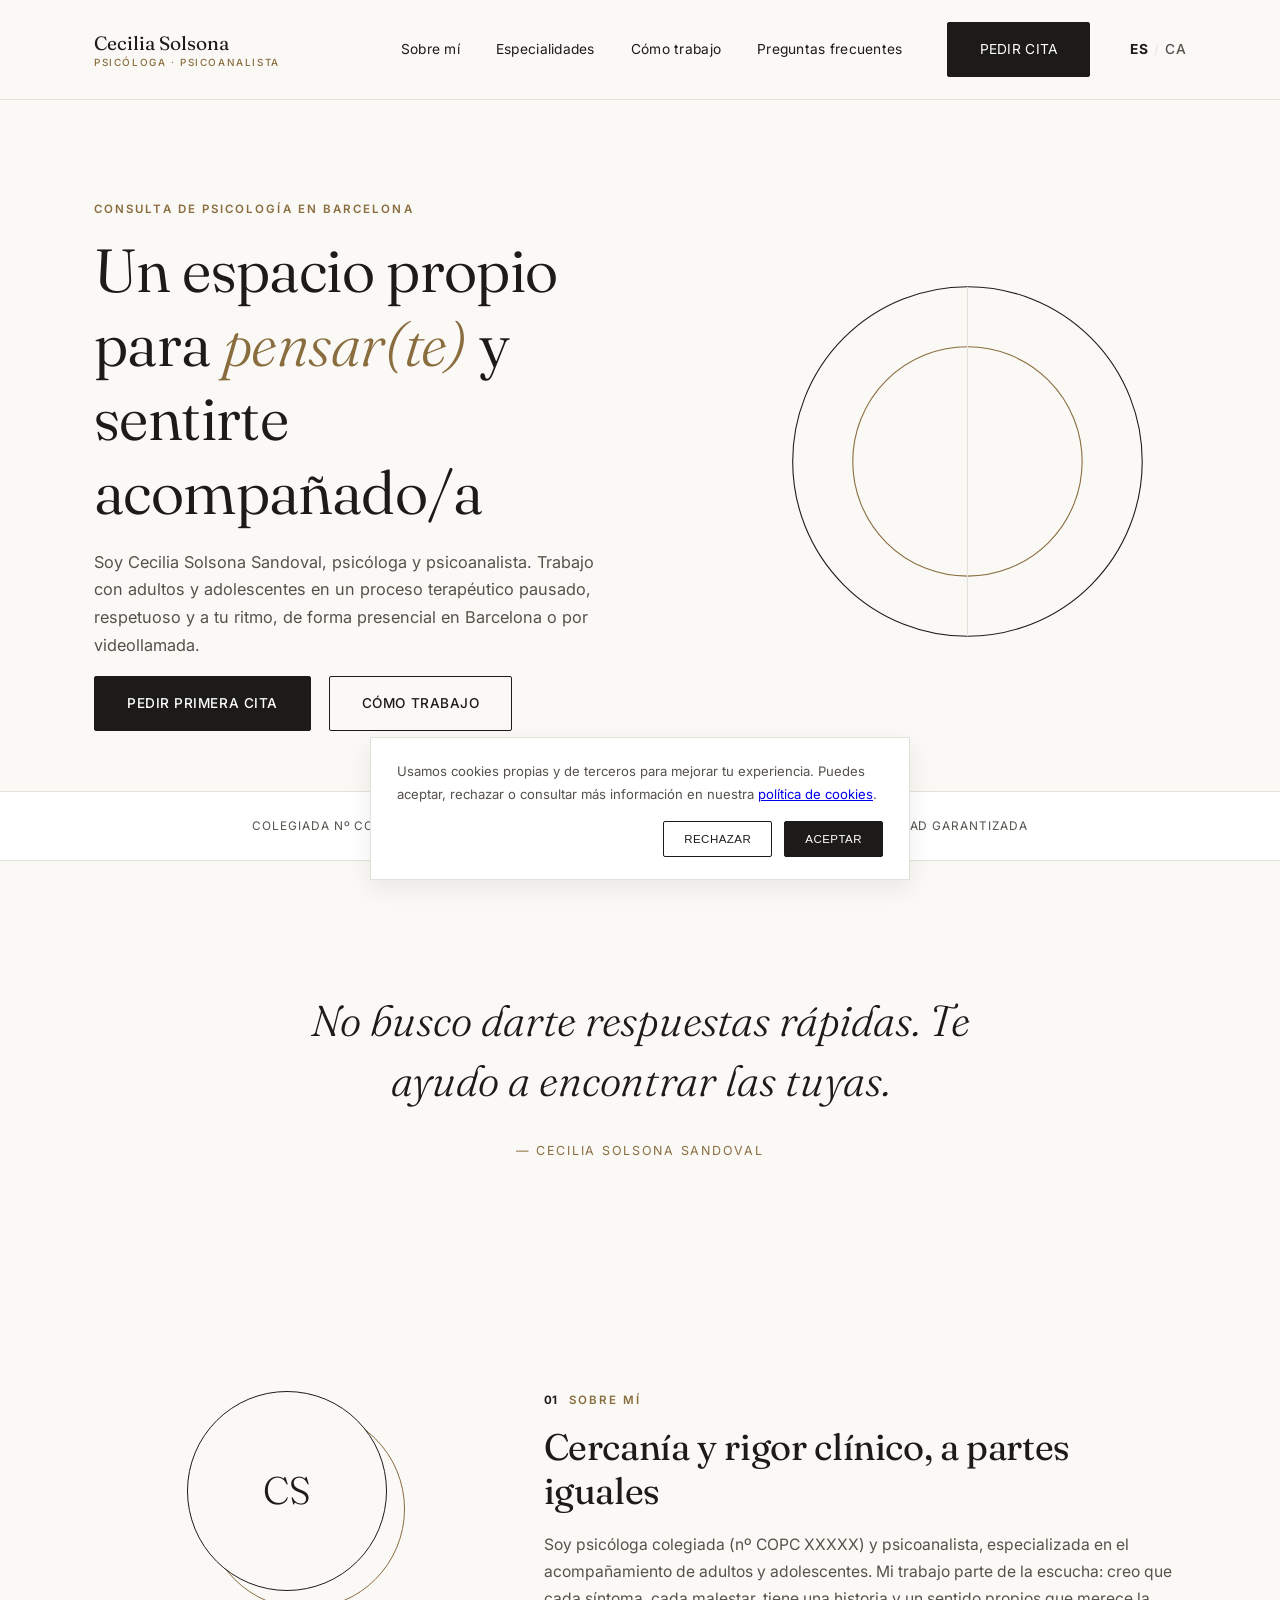
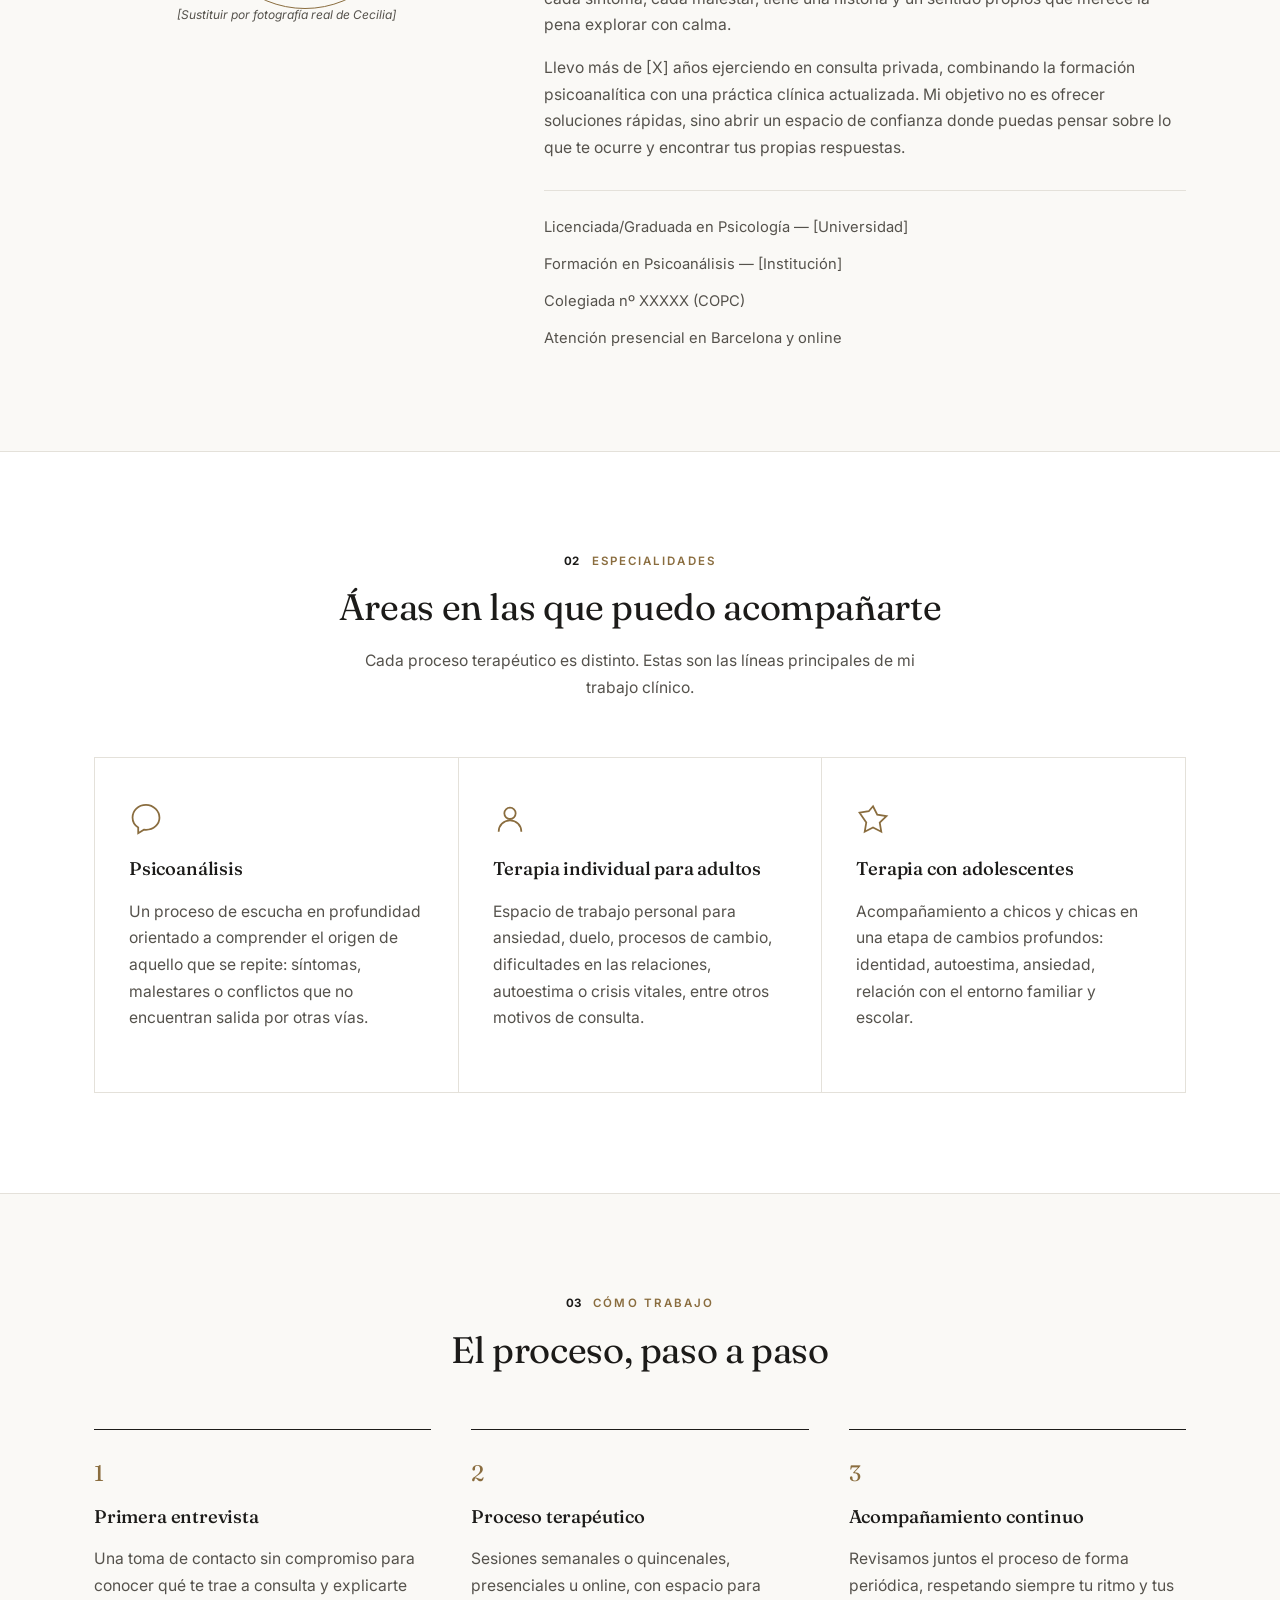
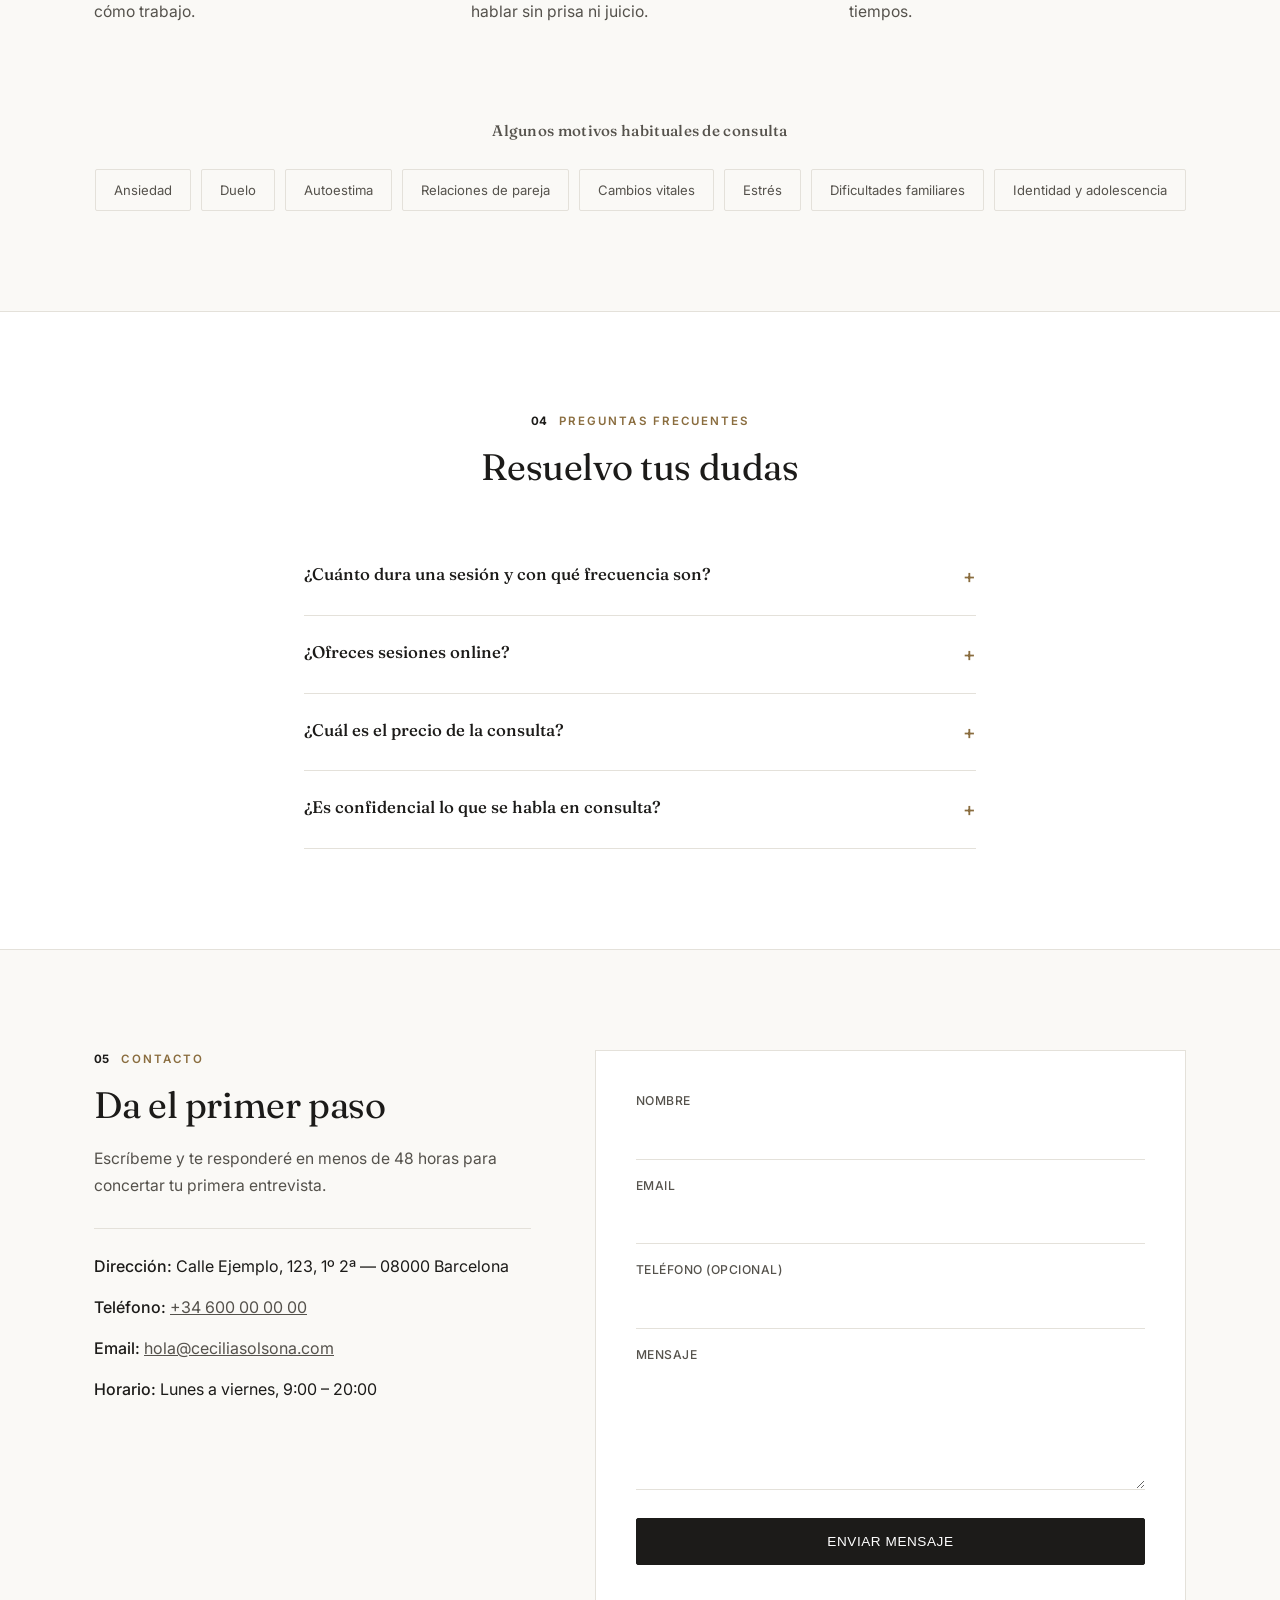
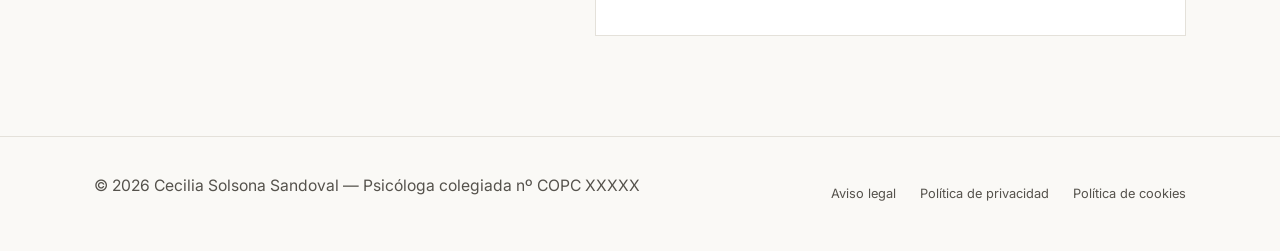
<file: index.html>
<!DOCTYPE html>
<html lang="es">
<head>
<meta charset="UTF-8">
<meta name="viewport" content="width=device-width, initial-scale=1.0">
<title>Cecilia Solsona Sandoval | Psicóloga y Psicoanalista en Barcelona</title>
<meta name="description" content="Consulta de psicología en Barcelona. Cecilia Solsona Sandoval, psicóloga y psicoanalista, ofrece terapia individual para adultos y adolescentes, presencial y online. Pide tu primera cita.">
<meta name="keywords" content="psicóloga Barcelona, psicoanalista Barcelona, terapia individual adultos, terapia adolescentes, psicólogo online, terapia psicoanalítica">
<meta name="author" content="Cecilia Solsona Sandoval">
<link rel="canonical" href="https://www.ceciliasolsona.com/">
<link rel="alternate" hreflang="es" href="https://www.ceciliasolsona.com/">
<link rel="alternate" hreflang="ca" href="https://www.ceciliasolsona.com/ca/">
<link rel="alternate" hreflang="x-default" href="https://www.ceciliasolsona.com/">

<!-- Open Graph / redes sociales -->
<meta property="og:type" content="website">
<meta property="og:title" content="Cecilia Solsona Sandoval | Psicóloga y Psicoanalista en Barcelona">
<meta property="og:description" content="Terapia individual para adultos y adolescentes desde un enfoque psicoanalítico. Consulta presencial en Barcelona y sesiones online.">
<meta property="og:url" content="https://www.ceciliasolsona.com/">
<meta property="og:locale" content="es_ES">
<meta property="og:image" content="https://www.ceciliasolsona.com/img/og-cover.jpg">
<meta name="twitter:card" content="summary_large_image">

<!-- Favicon -->
<link rel="icon" type="image/svg+xml" href="data:image/svg+xml,%3Csvg xmlns='http://www.w3.org/2000/svg' viewBox='0 0 100 100'%3E%3Ccircle cx='50' cy='50' r='48' fill='%231C1B19'/%3E%3Ctext x='50' y='66' font-size='48' text-anchor='middle' fill='%23FAF9F6' font-family='Georgia,serif'%3ECS%3C/text%3E%3C/svg%3E">

<link rel="preconnect" href="https://fonts.googleapis.com">
<link rel="preconnect" href="https://fonts.gstatic.com" crossorigin>
<link href="https://fonts.googleapis.com/css2?family=Fraunces:opsz,wght@9..144,300;9..144,400;9..144,500&family=Inter:wght@400;500;600&display=swap" rel="stylesheet">

<link rel="stylesheet" href="css/style.css">

<!-- Datos estructurados SEO local -->
<script type="application/ld+json">
{
  "@context": "https://schema.org",
  "@type": "Psychologist",
  "name": "Cecilia Solsona Sandoval",
  "image": "https://www.ceciliasolsona.com/img/cecilia-solsona.jpg",
  "url": "https://www.ceciliasolsona.com/",
  "telephone": "+34-600-000-000",
  "priceRange": "€€",
  "address": {
    "@type": "PostalAddress",
    "streetAddress": "Calle Ejemplo, 123, 1º 2ª",
    "addressLocality": "Barcelona",
    "addressRegion": "Barcelona",
    "postalCode": "08000",
    "addressCountry": "ES"
  },
  "areaServed": "Barcelona",
  "medicalSpecialty": "Psychiatric",
  "openingHours": "Mo-Fr 09:00-20:00"
}
</script>
</head>
<body>

<!-- ===== HEADER ===== -->
<header class="site-header" id="header">
  <div class="container header-inner">
    <a href="#inicio" class="logo">Cecilia Solsona <span>Psicóloga · Psicoanalista</span></a>

    <button class="nav-toggle" id="navToggle" aria-label="Abrir menú" aria-expanded="false">
      <span></span><span></span><span></span>
    </button>

    <nav class="main-nav" id="mainNav">
      <a href="#sobre-mi">Sobre mí</a>
      <a href="#especialidades">Especialidades</a>
      <a href="#como-trabajo">Cómo trabajo</a>
      <a href="#faq">Preguntas frecuentes</a>
      <a href="#contacto" class="btn btn-primary btn-nav">Pedir cita</a>
      <div class="lang-switch">
        <a href="index.html" class="lang-current">ES</a><span>/</span><a href="ca/index.html">CA</a>
      </div>
    </nav>
  </div>
</header>

<main>

  <!-- ===== HERO ===== -->
  <section class="hero" id="inicio">
    <div class="container hero-inner">
      <div class="hero-text">
        <p class="eyebrow reveal">Consulta de psicología en Barcelona</p>
        <h1 class="reveal reveal-d1">Un espacio propio para <em>pensar(te)</em> y sentirte acompañado/a</h1>
        <p class="hero-lead reveal reveal-d2">Soy Cecilia Solsona Sandoval, psicóloga y psicoanalista. Trabajo con adultos y adolescentes en un proceso terapéutico pausado, respetuoso y a tu ritmo, de forma presencial en Barcelona o por videollamada.</p>
        <div class="hero-actions reveal reveal-d3">
          <a href="#contacto" class="btn btn-primary">Pedir primera cita</a>
          <a href="#como-trabajo" class="btn btn-ghost">Cómo trabajo</a>
        </div>
      </div>
      <div class="hero-visual reveal reveal-d2" aria-hidden="true">
        <svg viewBox="0 0 400 400" class="hero-svg">
          <circle cx="200" cy="200" r="160" fill="none" stroke="#1C1B19" stroke-width="1"/>
          <circle cx="200" cy="200" r="105" fill="none" stroke="#8A6D3F" stroke-width="1"/>
          <line x1="200" y1="40" x2="200" y2="360" stroke="#E4E1DA" stroke-width="1"/>
        </svg>
      </div>
    </div>
  </section>

  <!-- ===== TIRA DE CONFIANZA ===== -->
  <div class="trust-strip">
    <div class="container trust-inner">
      <span>Colegiada nº COPC XXXXX</span>
      <span>+[X] años de experiencia clínica</span>
      <span>Confidencialidad garantizada</span>
    </div>
  </div>

  <!-- ===== MANIFIESTO ===== -->
  <section class="manifesto">
    <div class="container container-narrow">
      <p class="manifesto-text reveal">No busco darte respuestas rápidas. Te ayudo a encontrar las tuyas.</p>
      <p class="manifesto-attr reveal reveal-d1">— Cecilia Solsona Sandoval</p>
    </div>
  </section>

  <!-- ===== SOBRE MÍ ===== -->
  <section class="section" id="sobre-mi">
    <div class="container about-inner">
      <div class="about-photo reveal">
        <div class="photo-frame" aria-hidden="true"></div>
        <div class="photo-placeholder" aria-hidden="true">CS</div>
        <p class="photo-note">[Sustituir por fotografía real de Cecilia]</p>
      </div>
      <div class="about-text reveal reveal-d1">
        <p class="eyebrow"><span class="eyebrow-num">01</span>Sobre mí</p>
        <h2>Cercanía y rigor clínico, a partes iguales</h2>
        <p>Soy psicóloga colegiada (nº COPC XXXXX) y psicoanalista, especializada en el acompañamiento de adultos y adolescentes. Mi trabajo parte de la escucha: creo que cada síntoma, cada malestar, tiene una historia y un sentido propios que merece la pena explorar con calma.</p>
        <p>Llevo más de [X] años ejerciendo en consulta privada, combinando la formación psicoanalítica con una práctica clínica actualizada. Mi objetivo no es ofrecer soluciones rápidas, sino abrir un espacio de confianza donde puedas pensar sobre lo que te ocurre y encontrar tus propias respuestas.</p>
        <ul class="credentials">
          <li>Licenciada/Graduada en Psicología — [Universidad]</li>
          <li>Formación en Psicoanálisis — [Institución]</li>
          <li>Colegiada nº XXXXX (COPC)</li>
          <li>Atención presencial en Barcelona y online</li>
        </ul>
      </div>
    </div>
  </section>

  <!-- ===== ESPECIALIDADES ===== -->
  <section class="section section-alt" id="especialidades">
    <div class="container">
      <p class="eyebrow center"><span class="eyebrow-num">02</span>Especialidades</p>
      <h2 class="center">Áreas en las que puedo acompañarte</h2>
      <p class="section-lead center">Cada proceso terapéutico es distinto. Estas son las líneas principales de mi trabajo clínico.</p>

      <div class="cards-grid">
        <article class="card reveal">
          <div class="card-icon" aria-hidden="true">
            <svg viewBox="0 0 48 48"><path d="M24 4C13 4 5 12 5 22c0 6 3 11 8 14v8l8-5c1 .2 2 .2 3 .2 11 0 19-8 19-17S35 4 24 4z" fill="none" stroke="currentColor" stroke-width="2.5"/></svg>
          </div>
          <h3>Psicoanálisis</h3>
          <p>Un proceso de escucha en profundidad orientado a comprender el origen de aquello que se repite: síntomas, malestares o conflictos que no encuentran salida por otras vías.</p>
        </article>

        <article class="card reveal reveal-d1">
          <div class="card-icon" aria-hidden="true">
            <svg viewBox="0 0 48 48"><circle cx="24" cy="16" r="8" fill="none" stroke="currentColor" stroke-width="2.5"/><path d="M8 42c0-9 7-16 16-16s16 7 16 16" fill="none" stroke="currentColor" stroke-width="2.5"/></svg>
          </div>
          <h3>Terapia individual para adultos</h3>
          <p>Espacio de trabajo personal para ansiedad, duelo, procesos de cambio, dificultades en las relaciones, autoestima o crisis vitales, entre otros motivos de consulta.</p>
        </article>

        <article class="card reveal reveal-d2">
          <div class="card-icon" aria-hidden="true">
            <svg viewBox="0 0 48 48"><path d="M24 6l6 12 13 2-9.5 9 2.2 13L24 36l-11.7 6 2.2-13L5 15l13-2z" fill="none" stroke="currentColor" stroke-width="2.5"/></svg>
          </div>
          <h3>Terapia con adolescentes</h3>
          <p>Acompañamiento a chicos y chicas en una etapa de cambios profundos: identidad, autoestima, ansiedad, relación con el entorno familiar y escolar.</p>
        </article>
      </div>
    </div>
  </section>

  <!-- ===== CÓMO TRABAJO ===== -->
  <section class="section" id="como-trabajo">
    <div class="container">
      <p class="eyebrow center"><span class="eyebrow-num">03</span>Cómo trabajo</p>
      <h2 class="center">El proceso, paso a paso</h2>

      <div class="steps">
        <div class="step reveal">
          <span class="step-number">1</span>
          <h3>Primera entrevista</h3>
          <p>Una toma de contacto sin compromiso para conocer qué te trae a consulta y explicarte cómo trabajo.</p>
        </div>
        <div class="step reveal reveal-d1">
          <span class="step-number">2</span>
          <h3>Proceso terapéutico</h3>
          <p>Sesiones semanales o quincenales, presenciales u online, con espacio para hablar sin prisa ni juicio.</p>
        </div>
        <div class="step reveal reveal-d2">
          <span class="step-number">3</span>
          <h3>Acompañamiento continuo</h3>
          <p>Revisamos juntos el proceso de forma periódica, respetando siempre tu ritmo y tus tiempos.</p>
        </div>
      </div>

      <div class="motivos reveal">
        <h3 class="motivos-title">Algunos motivos habituales de consulta</h3>
        <ul class="tag-list">
          <li>Ansiedad</li>
          <li>Duelo</li>
          <li>Autoestima</li>
          <li>Relaciones de pareja</li>
          <li>Cambios vitales</li>
          <li>Estrés</li>
          <li>Dificultades familiares</li>
          <li>Identidad y adolescencia</li>
        </ul>
      </div>
    </div>
  </section>

  <!-- ===== FAQ ===== -->
  <section class="section section-alt" id="faq">
    <div class="container container-narrow">
      <p class="eyebrow center"><span class="eyebrow-num">04</span>Preguntas frecuentes</p>
      <h2 class="center">Resuelvo tus dudas</h2>

      <div class="faq-list reveal">
        <details class="faq-item">
          <summary>¿Cuánto dura una sesión y con qué frecuencia son?</summary>
          <p>Las sesiones tienen una duración aproximada de 45-50 minutos. La frecuencia habitual es semanal, aunque se puede ajustar según cada proceso.</p>
        </details>
        <details class="faq-item">
          <summary>¿Ofreces sesiones online?</summary>
          <p>Sí, además de la consulta presencial en Barcelona, realizo sesiones por videollamada para quienes lo necesiten.</p>
        </details>
        <details class="faq-item">
          <summary>¿Cuál es el precio de la consulta?</summary>
          <p>El precio de la primera entrevista y de las sesiones se indica en el primer contacto, adaptándonos cuando es posible a cada situación. [Completar con tarifas reales]</p>
        </details>
        <details class="faq-item">
          <summary>¿Es confidencial lo que se habla en consulta?</summary>
          <p>Sí. Todo el proceso está sujeto al secreto profesional, conforme al código deontológico de la profesión.</p>
        </details>
      </div>
    </div>
  </section>

  <!-- ===== CONTACTO ===== -->
  <section class="section" id="contacto">
    <div class="container contact-inner">
      <div class="contact-info reveal">
        <p class="eyebrow"><span class="eyebrow-num">05</span>Contacto</p>
        <h2>Da el primer paso</h2>
        <p class="section-lead">Escríbeme y te responderé en menos de 48 horas para concertar tu primera entrevista.</p>

        <ul class="contact-details">
          <li><strong>Dirección:</strong> Calle Ejemplo, 123, 1º 2ª — 08000 Barcelona</li>
          <li><strong>Teléfono:</strong> <a href="tel:+34600000000">+34 600 00 00 00</a></li>
          <li><strong>Email:</strong> <a href="mailto:hola@ceciliasolsona.com">hola@ceciliasolsona.com</a></li>
          <li><strong>Horario:</strong> Lunes a viernes, 9:00 – 20:00</li>
        </ul>
      </div>

      <form class="contact-form reveal reveal-d1" id="contactForm">
        <!-- Este formulario necesita conectarse a un servicio de envío (ver guía de despliegue) -->
        <label for="nombre">Nombre</label>
        <input type="text" id="nombre" name="nombre" required>

        <label for="email">Email</label>
        <input type="email" id="email" name="email" required>

        <label for="telefono">Teléfono (opcional)</label>
        <input type="tel" id="telefono" name="telefono">

        <label for="mensaje">Mensaje</label>
        <textarea id="mensaje" name="mensaje" rows="5" required></textarea>

        <button type="submit" class="btn btn-primary">Enviar mensaje</button>
        <p class="form-status" id="formStatus" role="status"></p>
      </form>
    </div>
  </section>

</main>

<!-- ===== FOOTER ===== -->
<footer class="site-footer">
  <div class="container footer-inner">
    <p>&copy; <span id="year"></span> Cecilia Solsona Sandoval — Psicóloga colegiada nº COPC XXXXX</p>
    <nav class="footer-nav">
      <a href="aviso-legal.html">Aviso legal</a>
      <a href="politica-privacidad.html">Política de privacidad</a>
      <a href="politica-cookies.html">Política de cookies</a>
    </nav>
  </div>
</footer>

<!-- ===== AVISO DE COOKIES ===== -->
<div class="cookie-banner" id="cookieBanner" hidden>
  <p>Usamos cookies propias y de terceros para mejorar tu experiencia. Puedes aceptar, rechazar o consultar más información en nuestra <a href="politica-cookies.html">política de cookies</a>.</p>
  <div class="cookie-actions">
    <button id="cookieReject" class="btn btn-ghost btn-sm">Rechazar</button>
    <button id="cookieAccept" class="btn btn-primary btn-sm">Aceptar</button>
  </div>
</div>

<script src="js/script.js"></script>
</body>
</html>
</file>
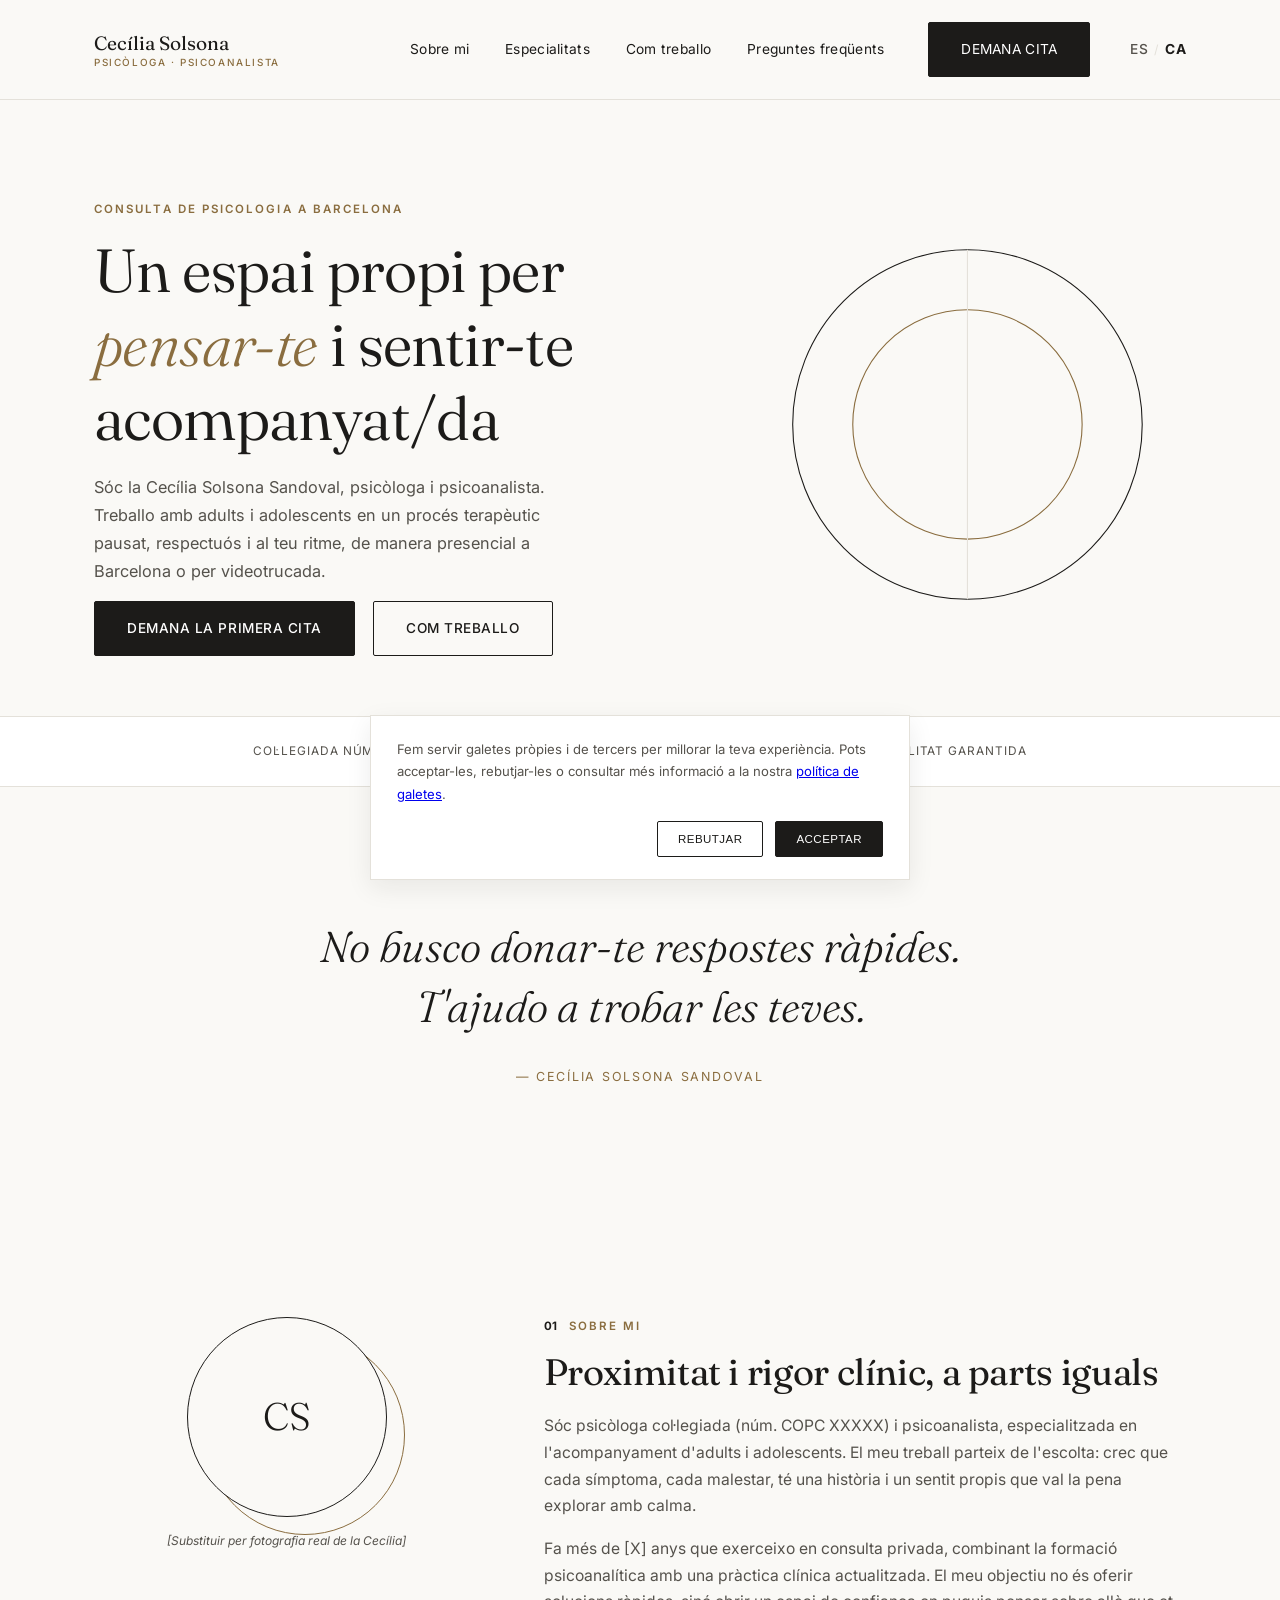
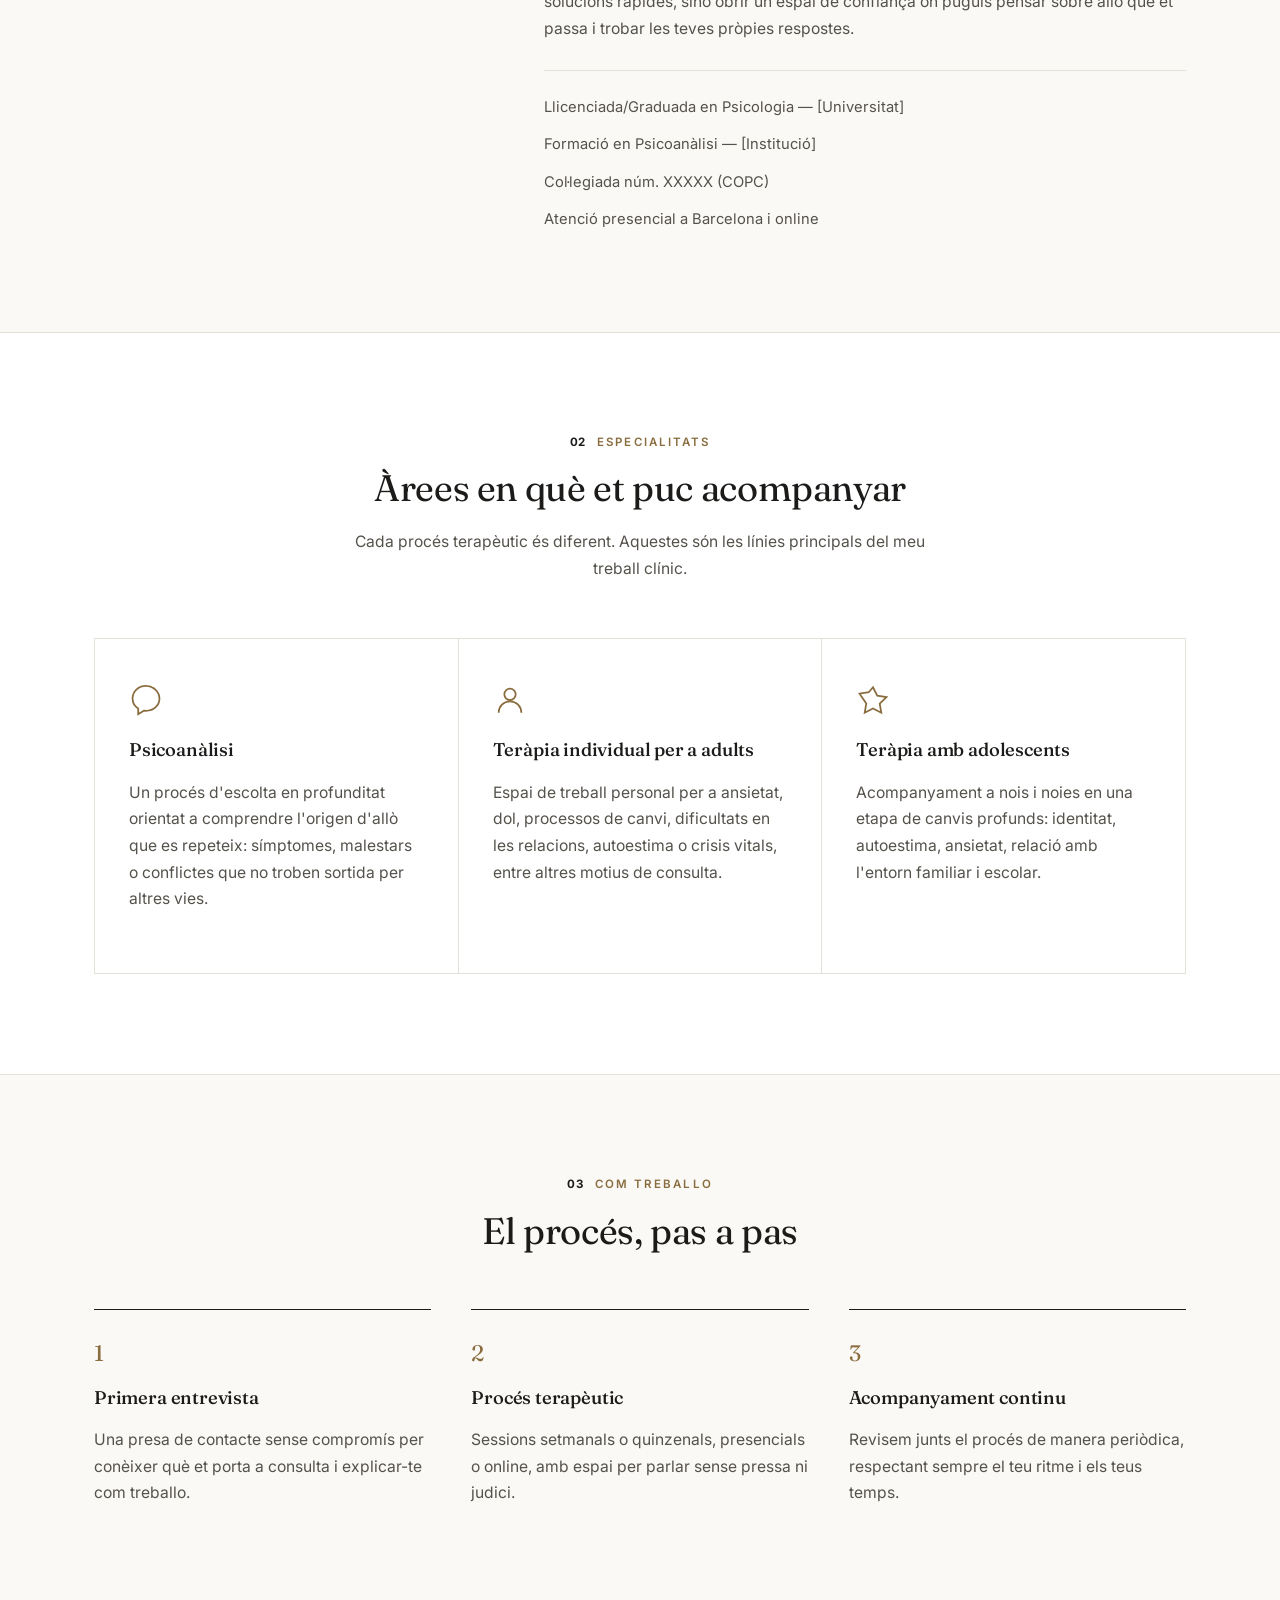
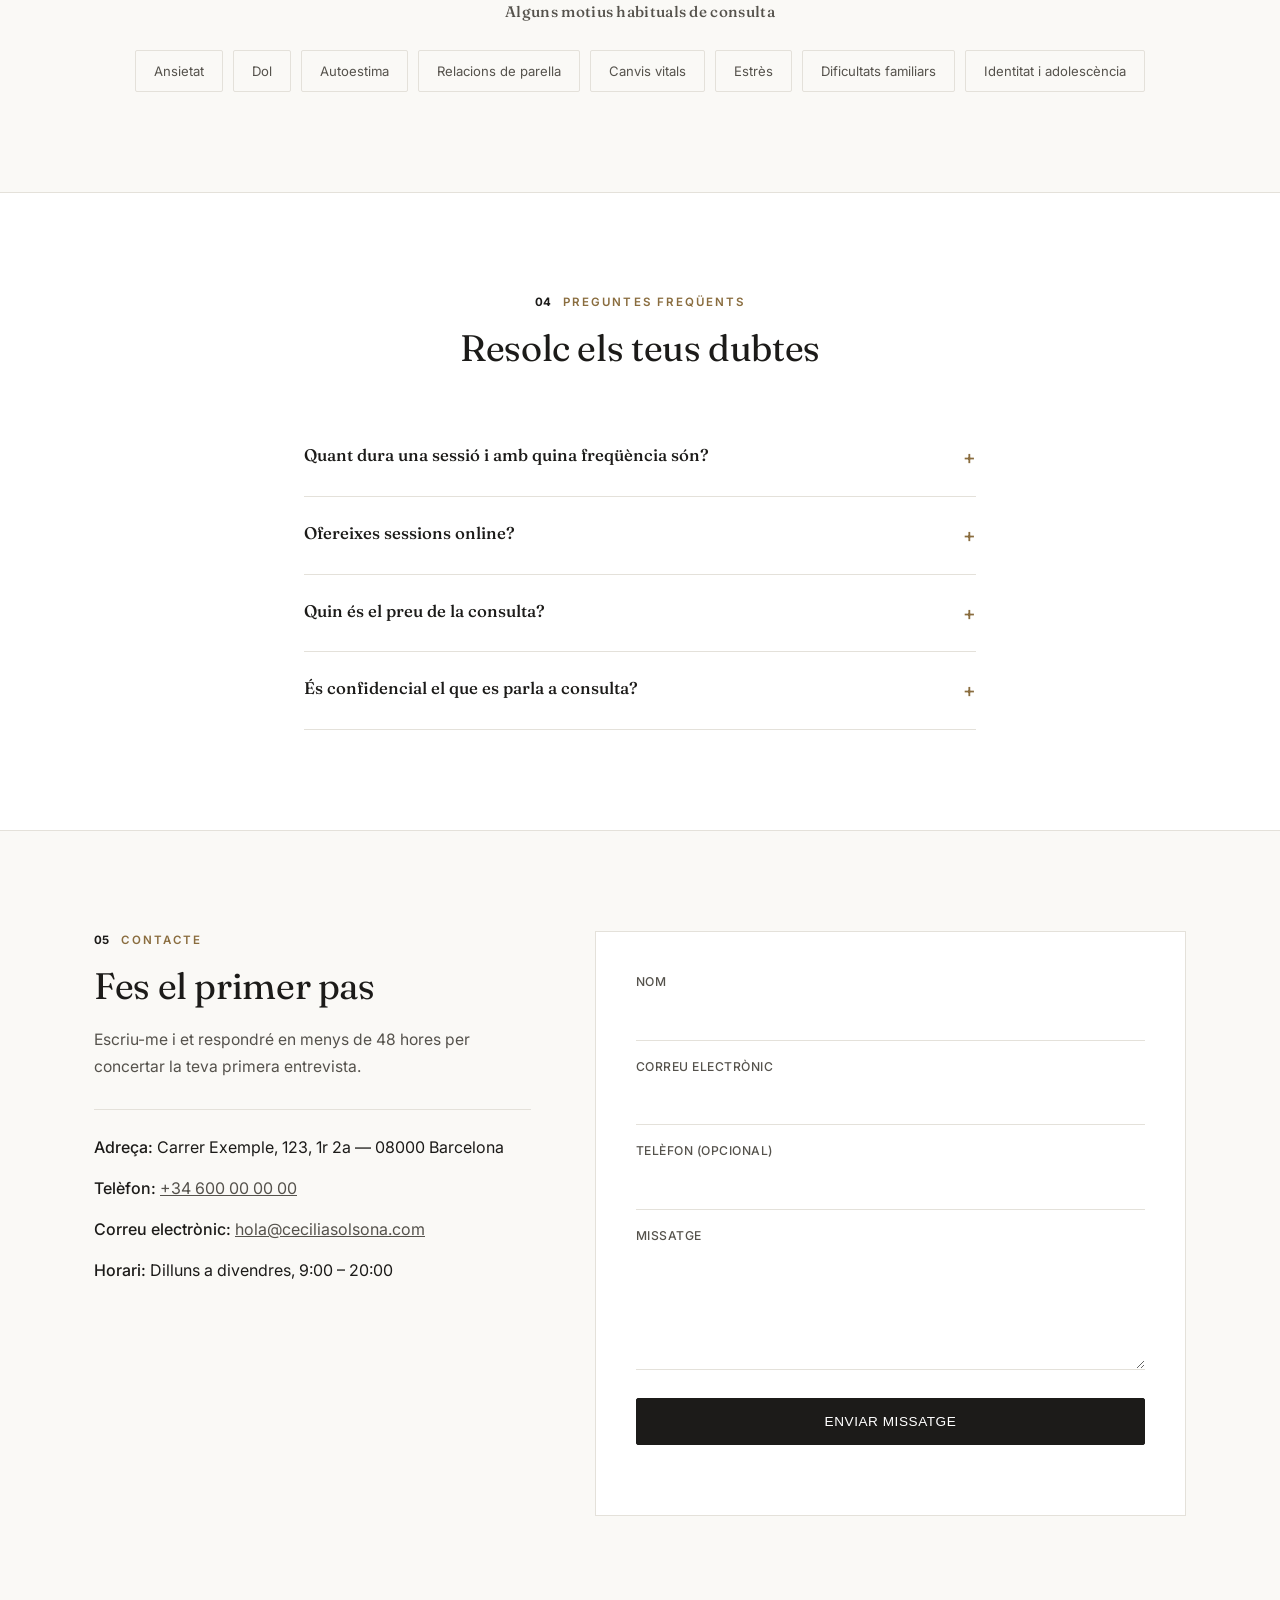
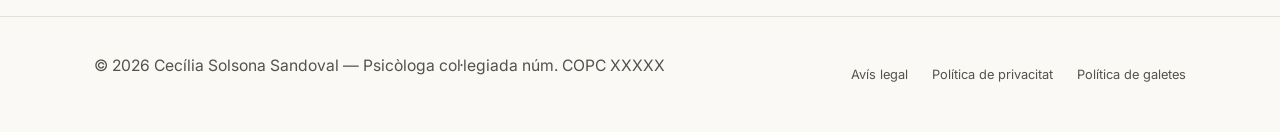
<file: ca/index.html>
<!DOCTYPE html>
<html lang="ca">
<head>
<meta charset="UTF-8">
<meta name="viewport" content="width=device-width, initial-scale=1.0">
<title>Cecília Solsona Sandoval | Psicòloga i Psicoanalista a Barcelona</title>
<meta name="description" content="Consulta de psicologia a Barcelona. Cecília Solsona Sandoval, psicòloga i psicoanalista, ofereix teràpia individual per a adults i adolescents, presencial i online. Demana la teva primera cita.">
<meta name="keywords" content="psicòloga Barcelona, psicoanalista Barcelona, teràpia individual adults, teràpia adolescents, psicòleg online, teràpia psicoanalítica">
<meta name="author" content="Cecília Solsona Sandoval">
<link rel="canonical" href="https://www.ceciliasolsona.com/ca/">
<link rel="alternate" hreflang="es" href="https://www.ceciliasolsona.com/">
<link rel="alternate" hreflang="ca" href="https://www.ceciliasolsona.com/ca/">
<link rel="alternate" hreflang="x-default" href="https://www.ceciliasolsona.com/">

<!-- Open Graph / xarxes socials -->
<meta property="og:type" content="website">
<meta property="og:title" content="Cecília Solsona Sandoval | Psicòloga i Psicoanalista a Barcelona">
<meta property="og:description" content="Teràpia individual per a adults i adolescents des d'un enfocament psicoanalític. Consulta presencial a Barcelona i sessions online.">
<meta property="og:url" content="https://www.ceciliasolsona.com/ca/">
<meta property="og:locale" content="ca_ES">
<meta property="og:image" content="https://www.ceciliasolsona.com/img/og-cover.jpg">
<meta name="twitter:card" content="summary_large_image">

<!-- Favicon -->
<link rel="icon" type="image/svg+xml" href="data:image/svg+xml,%3Csvg xmlns='http://www.w3.org/2000/svg' viewBox='0 0 100 100'%3E%3Ccircle cx='50' cy='50' r='48' fill='%231C1B19'/%3E%3Ctext x='50' y='66' font-size='48' text-anchor='middle' fill='%23FAF9F6' font-family='Georgia,serif'%3ECS%3C/text%3E%3C/svg%3E">

<link rel="preconnect" href="https://fonts.googleapis.com">
<link rel="preconnect" href="https://fonts.gstatic.com" crossorigin>
<link href="https://fonts.googleapis.com/css2?family=Fraunces:opsz,wght@9..144,300;9..144,400;9..144,500&family=Inter:wght@400;500;600&display=swap" rel="stylesheet">

<link rel="stylesheet" href="../css/style.css">

<!-- Dades estructurades SEO local -->
<script type="application/ld+json">
{
  "@context": "https://schema.org",
  "@type": "Psychologist",
  "name": "Cecília Solsona Sandoval",
  "image": "https://www.ceciliasolsona.com/img/cecilia-solsona.jpg",
  "url": "https://www.ceciliasolsona.com/ca/",
  "telephone": "+34-600-000-000",
  "priceRange": "€€",
  "address": {
    "@type": "PostalAddress",
    "streetAddress": "Carrer Exemple, 123, 1r 2a",
    "addressLocality": "Barcelona",
    "addressRegion": "Barcelona",
    "postalCode": "08000",
    "addressCountry": "ES"
  },
  "areaServed": "Barcelona",
  "medicalSpecialty": "Psychiatric",
  "openingHours": "Mo-Fr 09:00-20:00"
}
</script>
</head>
<body>

<!-- ===== CAPÇALERA ===== -->
<header class="site-header" id="header">
  <div class="container header-inner">
    <a href="#inici" class="logo">Cecília Solsona <span>Psicòloga · Psicoanalista</span></a>

    <button class="nav-toggle" id="navToggle" aria-label="Obrir menú" aria-expanded="false">
      <span></span><span></span><span></span>
    </button>

    <nav class="main-nav" id="mainNav">
      <a href="#sobre-mi">Sobre mi</a>
      <a href="#especialitats">Especialitats</a>
      <a href="#com-treballo">Com treballo</a>
      <a href="#faq">Preguntes freqüents</a>
      <a href="#contacte" class="btn btn-primary btn-nav">Demana cita</a>
      <div class="lang-switch">
        <a href="../index.html">ES</a><span>/</span><a href="index.html" class="lang-current">CA</a>
      </div>
    </nav>
  </div>
</header>

<main>

  <!-- ===== HERO ===== -->
  <section class="hero" id="inici">
    <div class="container hero-inner">
      <div class="hero-text">
        <p class="eyebrow reveal">Consulta de psicologia a Barcelona</p>
        <h1 class="reveal reveal-d1">Un espai propi per <em>pensar-te</em> i sentir-te acompanyat/da</h1>
        <p class="hero-lead reveal reveal-d2">Sóc la Cecília Solsona Sandoval, psicòloga i psicoanalista. Treballo amb adults i adolescents en un procés terapèutic pausat, respectuós i al teu ritme, de manera presencial a Barcelona o per videotrucada.</p>
        <div class="hero-actions reveal reveal-d3">
          <a href="#contacte" class="btn btn-primary">Demana la primera cita</a>
          <a href="#com-treballo" class="btn btn-ghost">Com treballo</a>
        </div>
      </div>
      <div class="hero-visual reveal reveal-d2" aria-hidden="true">
        <svg viewBox="0 0 400 400" class="hero-svg">
          <circle cx="200" cy="200" r="160" fill="none" stroke="#1C1B19" stroke-width="1"/>
          <circle cx="200" cy="200" r="105" fill="none" stroke="#8A6D3F" stroke-width="1"/>
          <line x1="200" y1="40" x2="200" y2="360" stroke="#E4E1DA" stroke-width="1"/>
        </svg>
      </div>
    </div>
  </section>

  <!-- ===== FRANJA DE CONFIANÇA ===== -->
  <div class="trust-strip">
    <div class="container trust-inner">
      <span>Col·legiada núm. COPC XXXXX</span>
      <span>+[X] anys d'experiència clínica</span>
      <span>Confidencialitat garantida</span>
    </div>
  </div>

  <!-- ===== MANIFEST ===== -->
  <section class="manifesto">
    <div class="container container-narrow">
      <p class="manifesto-text reveal">No busco donar-te respostes ràpides. T'ajudo a trobar les teves.</p>
      <p class="manifesto-attr reveal reveal-d1">— Cecília Solsona Sandoval</p>
    </div>
  </section>

  <!-- ===== SOBRE MI ===== -->
  <section class="section" id="sobre-mi">
    <div class="container about-inner">
      <div class="about-photo reveal">
        <div class="photo-frame" aria-hidden="true"></div>
        <div class="photo-placeholder" aria-hidden="true">CS</div>
        <p class="photo-note">[Substituir per fotografia real de la Cecília]</p>
      </div>
      <div class="about-text reveal reveal-d1">
        <p class="eyebrow"><span class="eyebrow-num">01</span>Sobre mi</p>
        <h2>Proximitat i rigor clínic, a parts iguals</h2>
        <p>Sóc psicòloga col·legiada (núm. COPC XXXXX) i psicoanalista, especialitzada en l'acompanyament d'adults i adolescents. El meu treball parteix de l'escolta: crec que cada símptoma, cada malestar, té una història i un sentit propis que val la pena explorar amb calma.</p>
        <p>Fa més de [X] anys que exerceixo en consulta privada, combinant la formació psicoanalítica amb una pràctica clínica actualitzada. El meu objectiu no és oferir solucions ràpides, sinó obrir un espai de confiança on puguis pensar sobre allò que et passa i trobar les teves pròpies respostes.</p>
        <ul class="credentials">
          <li>Llicenciada/Graduada en Psicologia — [Universitat]</li>
          <li>Formació en Psicoanàlisi — [Institució]</li>
          <li>Col·legiada núm. XXXXX (COPC)</li>
          <li>Atenció presencial a Barcelona i online</li>
        </ul>
      </div>
    </div>
  </section>

  <!-- ===== ESPECIALITATS ===== -->
  <section class="section section-alt" id="especialitats">
    <div class="container">
      <p class="eyebrow center"><span class="eyebrow-num">02</span>Especialitats</p>
      <h2 class="center">Àrees en què et puc acompanyar</h2>
      <p class="section-lead center">Cada procés terapèutic és diferent. Aquestes són les línies principals del meu treball clínic.</p>

      <div class="cards-grid">
        <article class="card reveal">
          <div class="card-icon" aria-hidden="true">
            <svg viewBox="0 0 48 48"><path d="M24 4C13 4 5 12 5 22c0 6 3 11 8 14v8l8-5c1 .2 2 .2 3 .2 11 0 19-8 19-17S35 4 24 4z" fill="none" stroke="currentColor" stroke-width="2.5"/></svg>
          </div>
          <h3>Psicoanàlisi</h3>
          <p>Un procés d'escolta en profunditat orientat a comprendre l'origen d'allò que es repeteix: símptomes, malestars o conflictes que no troben sortida per altres vies.</p>
        </article>

        <article class="card reveal reveal-d1">
          <div class="card-icon" aria-hidden="true">
            <svg viewBox="0 0 48 48"><circle cx="24" cy="16" r="8" fill="none" stroke="currentColor" stroke-width="2.5"/><path d="M8 42c0-9 7-16 16-16s16 7 16 16" fill="none" stroke="currentColor" stroke-width="2.5"/></svg>
          </div>
          <h3>Teràpia individual per a adults</h3>
          <p>Espai de treball personal per a ansietat, dol, processos de canvi, dificultats en les relacions, autoestima o crisis vitals, entre altres motius de consulta.</p>
        </article>

        <article class="card reveal reveal-d2">
          <div class="card-icon" aria-hidden="true">
            <svg viewBox="0 0 48 48"><path d="M24 6l6 12 13 2-9.5 9 2.2 13L24 36l-11.7 6 2.2-13L5 15l13-2z" fill="none" stroke="currentColor" stroke-width="2.5"/></svg>
          </div>
          <h3>Teràpia amb adolescents</h3>
          <p>Acompanyament a nois i noies en una etapa de canvis profunds: identitat, autoestima, ansietat, relació amb l'entorn familiar i escolar.</p>
        </article>
      </div>
    </div>
  </section>

  <!-- ===== COM TREBALLO ===== -->
  <section class="section" id="com-treballo">
    <div class="container">
      <p class="eyebrow center"><span class="eyebrow-num">03</span>Com treballo</p>
      <h2 class="center">El procés, pas a pas</h2>

      <div class="steps">
        <div class="step reveal">
          <span class="step-number">1</span>
          <h3>Primera entrevista</h3>
          <p>Una presa de contacte sense compromís per conèixer què et porta a consulta i explicar-te com treballo.</p>
        </div>
        <div class="step reveal reveal-d1">
          <span class="step-number">2</span>
          <h3>Procés terapèutic</h3>
          <p>Sessions setmanals o quinzenals, presencials o online, amb espai per parlar sense pressa ni judici.</p>
        </div>
        <div class="step reveal reveal-d2">
          <span class="step-number">3</span>
          <h3>Acompanyament continu</h3>
          <p>Revisem junts el procés de manera periòdica, respectant sempre el teu ritme i els teus temps.</p>
        </div>
      </div>

      <div class="motivos reveal">
        <h3 class="motivos-title">Alguns motius habituals de consulta</h3>
        <ul class="tag-list">
          <li>Ansietat</li>
          <li>Dol</li>
          <li>Autoestima</li>
          <li>Relacions de parella</li>
          <li>Canvis vitals</li>
          <li>Estrès</li>
          <li>Dificultats familiars</li>
          <li>Identitat i adolescència</li>
        </ul>
      </div>
    </div>
  </section>

  <!-- ===== FAQ ===== -->
  <section class="section section-alt" id="faq">
    <div class="container container-narrow">
      <p class="eyebrow center"><span class="eyebrow-num">04</span>Preguntes freqüents</p>
      <h2 class="center">Resolc els teus dubtes</h2>

      <div class="faq-list reveal">
        <details class="faq-item">
          <summary>Quant dura una sessió i amb quina freqüència són?</summary>
          <p>Les sessions tenen una durada aproximada de 45-50 minuts. La freqüència habitual és setmanal, tot i que es pot ajustar segons cada procés.</p>
        </details>
        <details class="faq-item">
          <summary>Ofereixes sessions online?</summary>
          <p>Sí, a més de la consulta presencial a Barcelona, faig sessions per videotrucada per a qui ho necessiti.</p>
        </details>
        <details class="faq-item">
          <summary>Quin és el preu de la consulta?</summary>
          <p>El preu de la primera entrevista i de les sessions s'indica en el primer contacte, adaptant-nos quan és possible a cada situació. [Completar amb tarifes reals]</p>
        </details>
        <details class="faq-item">
          <summary>És confidencial el que es parla a consulta?</summary>
          <p>Sí. Tot el procés està subjecte al secret professional, d'acord amb el codi deontològic de la professió.</p>
        </details>
      </div>
    </div>
  </section>

  <!-- ===== CONTACTE ===== -->
  <section class="section" id="contacte">
    <div class="container contact-inner">
      <div class="contact-info reveal">
        <p class="eyebrow"><span class="eyebrow-num">05</span>Contacte</p>
        <h2>Fes el primer pas</h2>
        <p class="section-lead">Escriu-me i et respondré en menys de 48 hores per concertar la teva primera entrevista.</p>

        <ul class="contact-details">
          <li><strong>Adreça:</strong> Carrer Exemple, 123, 1r 2a — 08000 Barcelona</li>
          <li><strong>Telèfon:</strong> <a href="tel:+34600000000">+34 600 00 00 00</a></li>
          <li><strong>Correu electrònic:</strong> <a href="mailto:hola@ceciliasolsona.com">hola@ceciliasolsona.com</a></li>
          <li><strong>Horari:</strong> Dilluns a divendres, 9:00 – 20:00</li>
        </ul>
      </div>

      <form class="contact-form reveal reveal-d1" id="contactForm">
        <!-- Aquest formulari necessita connectar-se a un servei d'enviament (vegeu la guia de desplegament) -->
        <label for="nombre">Nom</label>
        <input type="text" id="nombre" name="nombre" required>

        <label for="email">Correu electrònic</label>
        <input type="email" id="email" name="email" required>

        <label for="telefono">Telèfon (opcional)</label>
        <input type="tel" id="telefono" name="telefono">

        <label for="mensaje">Missatge</label>
        <textarea id="mensaje" name="mensaje" rows="5" required></textarea>

        <button type="submit" class="btn btn-primary">Enviar missatge</button>
        <p class="form-status" id="formStatus" role="status"></p>
      </form>
    </div>
  </section>

</main>

<!-- ===== PEU ===== -->
<footer class="site-footer">
  <div class="container footer-inner">
    <p>&copy; <span id="year"></span> Cecília Solsona Sandoval — Psicòloga col·legiada núm. COPC XXXXX</p>
    <nav class="footer-nav">
      <a href="aviso-legal.html">Avís legal</a>
      <a href="politica-privacidad.html">Política de privacitat</a>
      <a href="politica-cookies.html">Política de galetes</a>
    </nav>
  </div>
</footer>

<!-- ===== AVÍS DE GALETES ===== -->
<div class="cookie-banner" id="cookieBanner" hidden>
  <p>Fem servir galetes pròpies i de tercers per millorar la teva experiència. Pots acceptar-les, rebutjar-les o consultar més informació a la nostra <a href="politica-cookies.html">política de galetes</a>.</p>
  <div class="cookie-actions">
    <button id="cookieReject" class="btn btn-ghost btn-sm">Rebutjar</button>
    <button id="cookieAccept" class="btn btn-primary btn-sm">Acceptar</button>
  </div>
</div>

<script src="../js/script.js"></script>
</body>
</html>
</file>
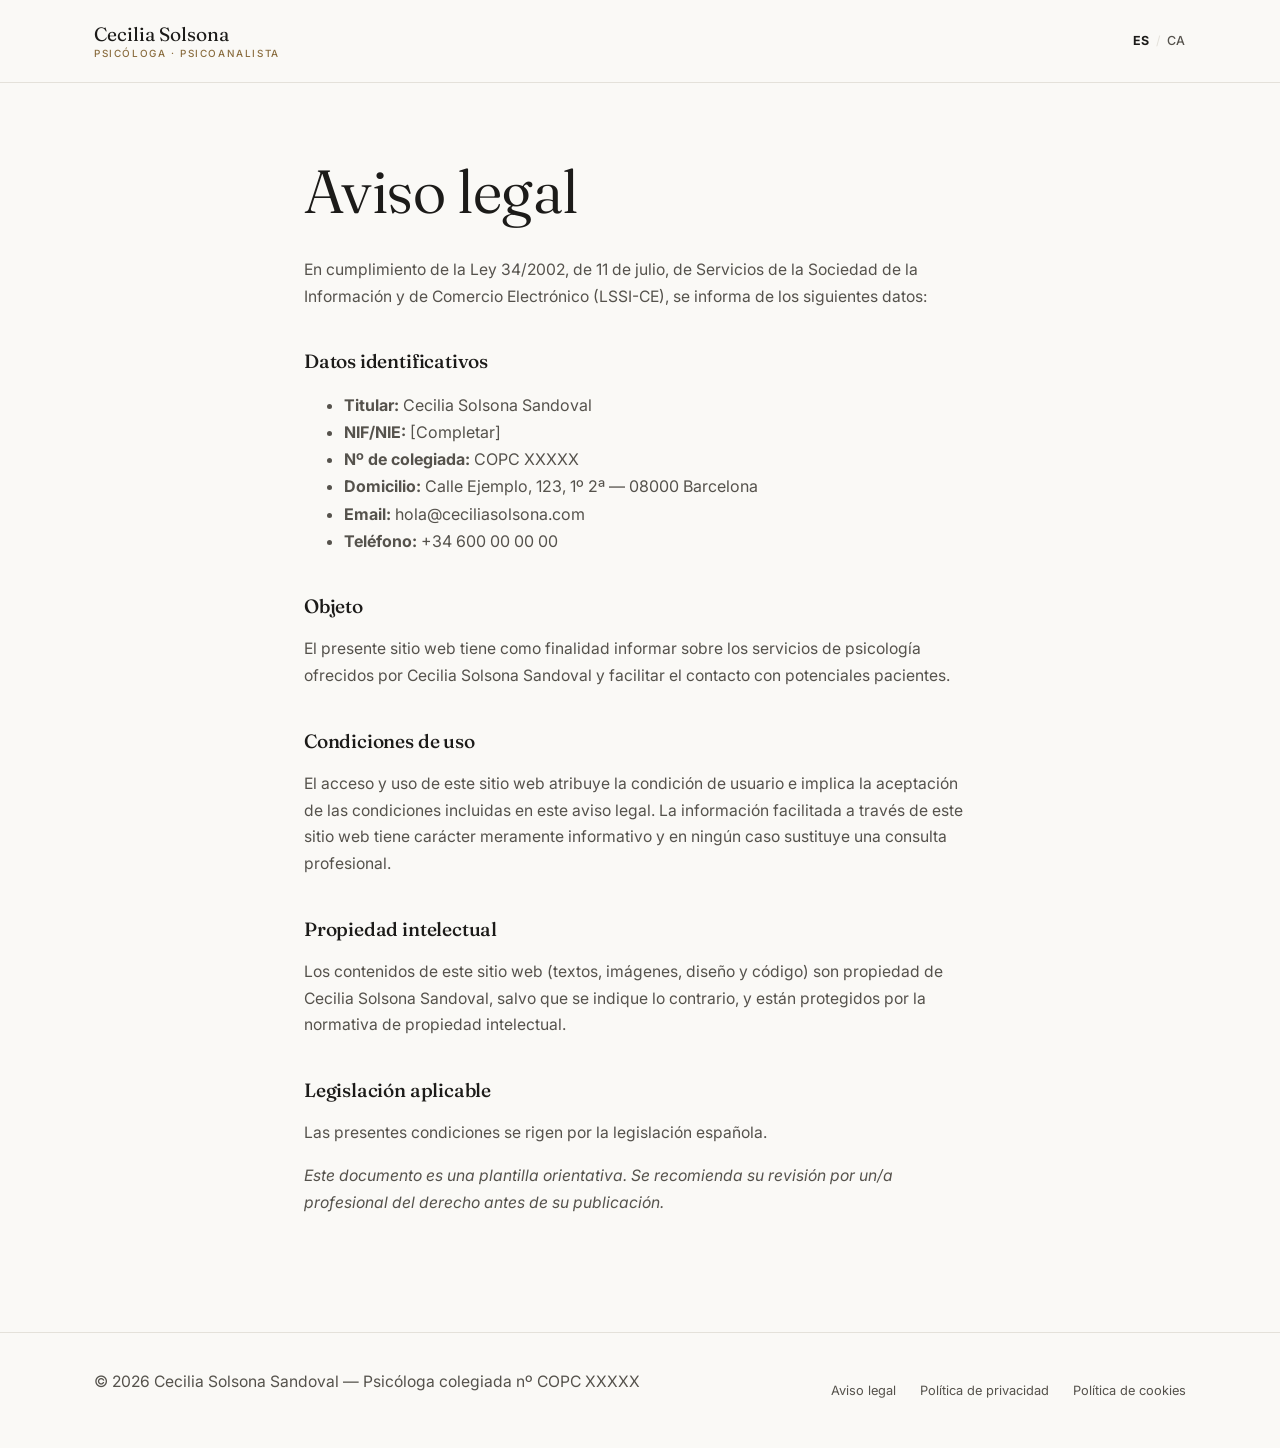
<file: aviso-legal.html>
<!DOCTYPE html>
<html lang="es">
<head>
<meta charset="UTF-8">
<meta name="viewport" content="width=device-width, initial-scale=1.0">
<title>Aviso legal | Cecilia Solsona Sandoval</title>
<meta name="description" content="Aviso legal del sitio web de Cecilia Solsona Sandoval, psicóloga en Barcelona.">
<meta name="robots" content="noindex, follow">
<link rel="canonical" href="https://www.ceciliasolsona.com/aviso-legal.html">
<link rel="alternate" hreflang="es" href="https://www.ceciliasolsona.com/aviso-legal.html">
<link rel="alternate" hreflang="ca" href="https://www.ceciliasolsona.com/ca/aviso-legal.html">
<link href="https://fonts.googleapis.com/css2?family=Fraunces:opsz,wght@9..144,300;9..144,400;9..144,500&family=Inter:wght@400;500;600&display=swap" rel="stylesheet">
<link rel="stylesheet" href="css/style.css">
</head>
<body>

<header class="site-header">
  <div class="container header-inner">
    <a href="index.html" class="logo">Cecilia Solsona <span>Psicóloga · Psicoanalista</span></a>
    <div class="lang-switch">
      <a href="aviso-legal.html" class="lang-current">ES</a><span>/</span><a href="ca/aviso-legal.html">CA</a>
    </div>
  </div>
</header>

<main class="legal-page">
  <div class="container container-narrow">
    <h1>Aviso legal</h1>

    <p>En cumplimiento de la Ley 34/2002, de 11 de julio, de Servicios de la Sociedad de la Información y de Comercio Electrónico (LSSI-CE), se informa de los siguientes datos:</p>

    <h2>Datos identificativos</h2>
    <ul>
      <li><strong>Titular:</strong> Cecilia Solsona Sandoval</li>
      <li><strong>NIF/NIE:</strong> [Completar]</li>
      <li><strong>Nº de colegiada:</strong> COPC XXXXX</li>
      <li><strong>Domicilio:</strong> Calle Ejemplo, 123, 1º 2ª — 08000 Barcelona</li>
      <li><strong>Email:</strong> hola@ceciliasolsona.com</li>
      <li><strong>Teléfono:</strong> +34 600 00 00 00</li>
    </ul>

    <h2>Objeto</h2>
    <p>El presente sitio web tiene como finalidad informar sobre los servicios de psicología ofrecidos por Cecilia Solsona Sandoval y facilitar el contacto con potenciales pacientes.</p>

    <h2>Condiciones de uso</h2>
    <p>El acceso y uso de este sitio web atribuye la condición de usuario e implica la aceptación de las condiciones incluidas en este aviso legal. La información facilitada a través de este sitio web tiene carácter meramente informativo y en ningún caso sustituye una consulta profesional.</p>

    <h2>Propiedad intelectual</h2>
    <p>Los contenidos de este sitio web (textos, imágenes, diseño y código) son propiedad de Cecilia Solsona Sandoval, salvo que se indique lo contrario, y están protegidos por la normativa de propiedad intelectual.</p>

    <h2>Legislación aplicable</h2>
    <p>Las presentes condiciones se rigen por la legislación española.</p>

    <p><em>Este documento es una plantilla orientativa. Se recomienda su revisión por un/a profesional del derecho antes de su publicación.</em></p>
  </div>
</main>

<footer class="site-footer">
  <div class="container footer-inner">
    <p>&copy; <span id="year"></span> Cecilia Solsona Sandoval — Psicóloga colegiada nº COPC XXXXX</p>
    <nav class="footer-nav">
      <a href="aviso-legal.html">Aviso legal</a>
      <a href="politica-privacidad.html">Política de privacidad</a>
      <a href="politica-cookies.html">Política de cookies</a>
    </nav>
  </div>
</footer>

<script src="js/script.js"></script>
</body>
</html>
</file>
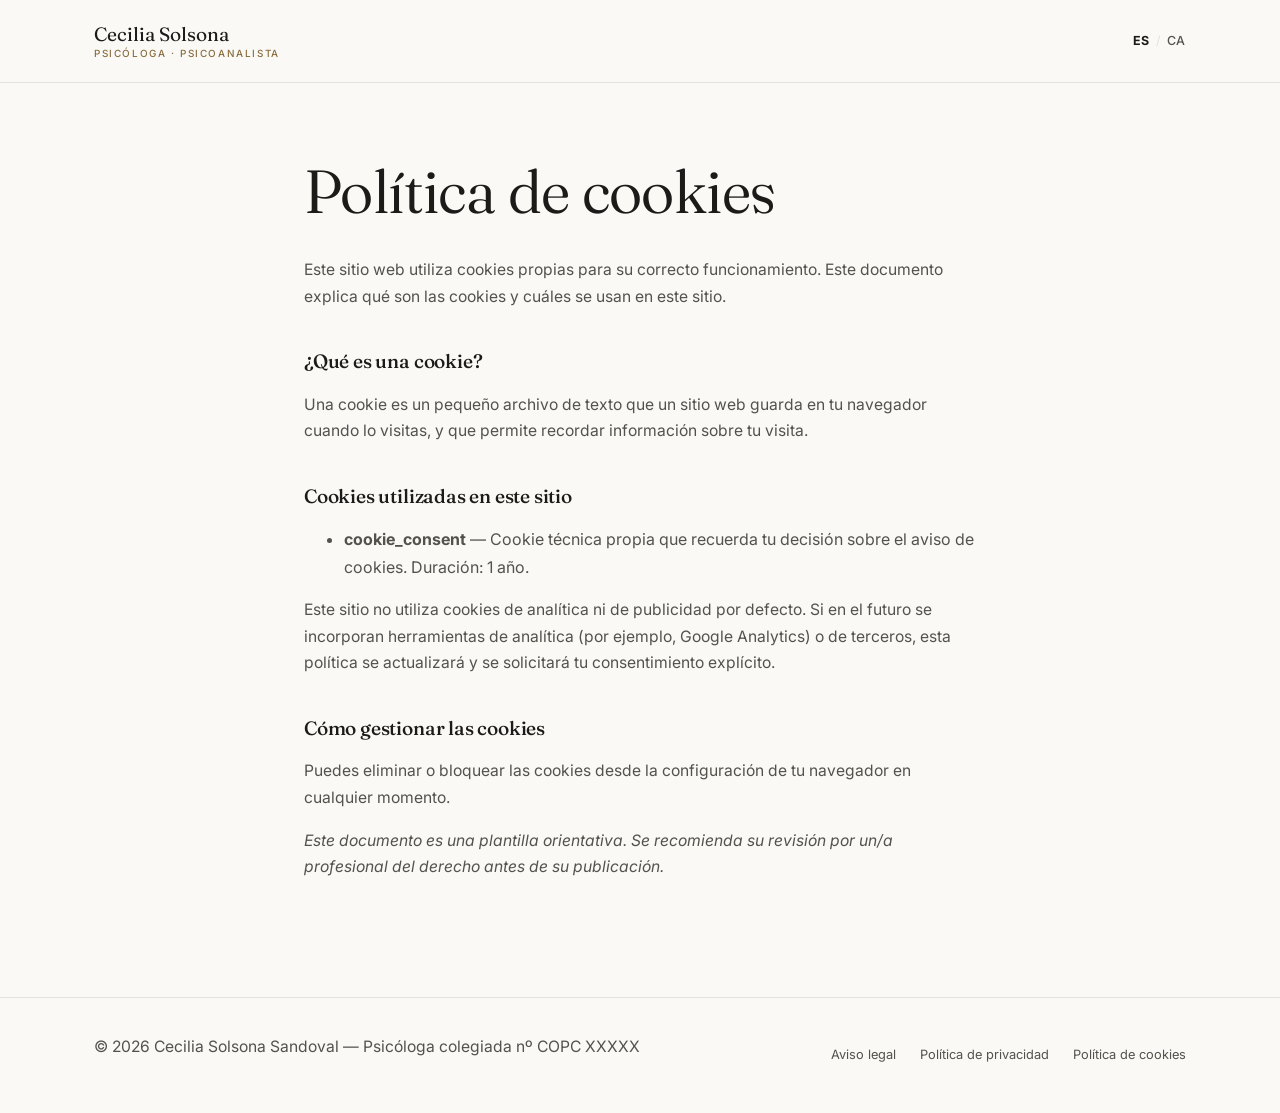
<file: politica-cookies.html>
<!DOCTYPE html>
<html lang="es">
<head>
<meta charset="UTF-8">
<meta name="viewport" content="width=device-width, initial-scale=1.0">
<title>Política de cookies | Cecilia Solsona Sandoval</title>
<meta name="description" content="Política de cookies del sitio web de Cecilia Solsona Sandoval, psicóloga en Barcelona.">
<meta name="robots" content="noindex, follow">
<link rel="canonical" href="https://www.ceciliasolsona.com/politica-cookies.html">
<link rel="alternate" hreflang="es" href="https://www.ceciliasolsona.com/politica-cookies.html">
<link rel="alternate" hreflang="ca" href="https://www.ceciliasolsona.com/ca/politica-cookies.html">
<link href="https://fonts.googleapis.com/css2?family=Fraunces:opsz,wght@9..144,300;9..144,400;9..144,500&family=Inter:wght@400;500;600&display=swap" rel="stylesheet">
<link rel="stylesheet" href="css/style.css">
</head>
<body>

<header class="site-header">
  <div class="container header-inner">
    <a href="index.html" class="logo">Cecilia Solsona <span>Psicóloga · Psicoanalista</span></a>
    <div class="lang-switch">
      <a href="politica-cookies.html" class="lang-current">ES</a><span>/</span><a href="ca/politica-cookies.html">CA</a>
    </div>
  </div>
</header>

<main class="legal-page">
  <div class="container container-narrow">
    <h1>Política de cookies</h1>

    <p>Este sitio web utiliza cookies propias para su correcto funcionamiento. Este documento explica qué son las cookies y cuáles se usan en este sitio.</p>

    <h2>¿Qué es una cookie?</h2>
    <p>Una cookie es un pequeño archivo de texto que un sitio web guarda en tu navegador cuando lo visitas, y que permite recordar información sobre tu visita.</p>

    <h2>Cookies utilizadas en este sitio</h2>
    <ul>
      <li><strong>cookie_consent</strong> — Cookie técnica propia que recuerda tu decisión sobre el aviso de cookies. Duración: 1 año.</li>
    </ul>
    <p>Este sitio no utiliza cookies de analítica ni de publicidad por defecto. Si en el futuro se incorporan herramientas de analítica (por ejemplo, Google Analytics) o de terceros, esta política se actualizará y se solicitará tu consentimiento explícito.</p>

    <h2>Cómo gestionar las cookies</h2>
    <p>Puedes eliminar o bloquear las cookies desde la configuración de tu navegador en cualquier momento.</p>

    <p><em>Este documento es una plantilla orientativa. Se recomienda su revisión por un/a profesional del derecho antes de su publicación.</em></p>
  </div>
</main>

<footer class="site-footer">
  <div class="container footer-inner">
    <p>&copy; <span id="year"></span> Cecilia Solsona Sandoval — Psicóloga colegiada nº COPC XXXXX</p>
    <nav class="footer-nav">
      <a href="aviso-legal.html">Aviso legal</a>
      <a href="politica-privacidad.html">Política de privacidad</a>
      <a href="politica-cookies.html">Política de cookies</a>
    </nav>
  </div>
</footer>

<script src="js/script.js"></script>
</body>
</html>
</file>
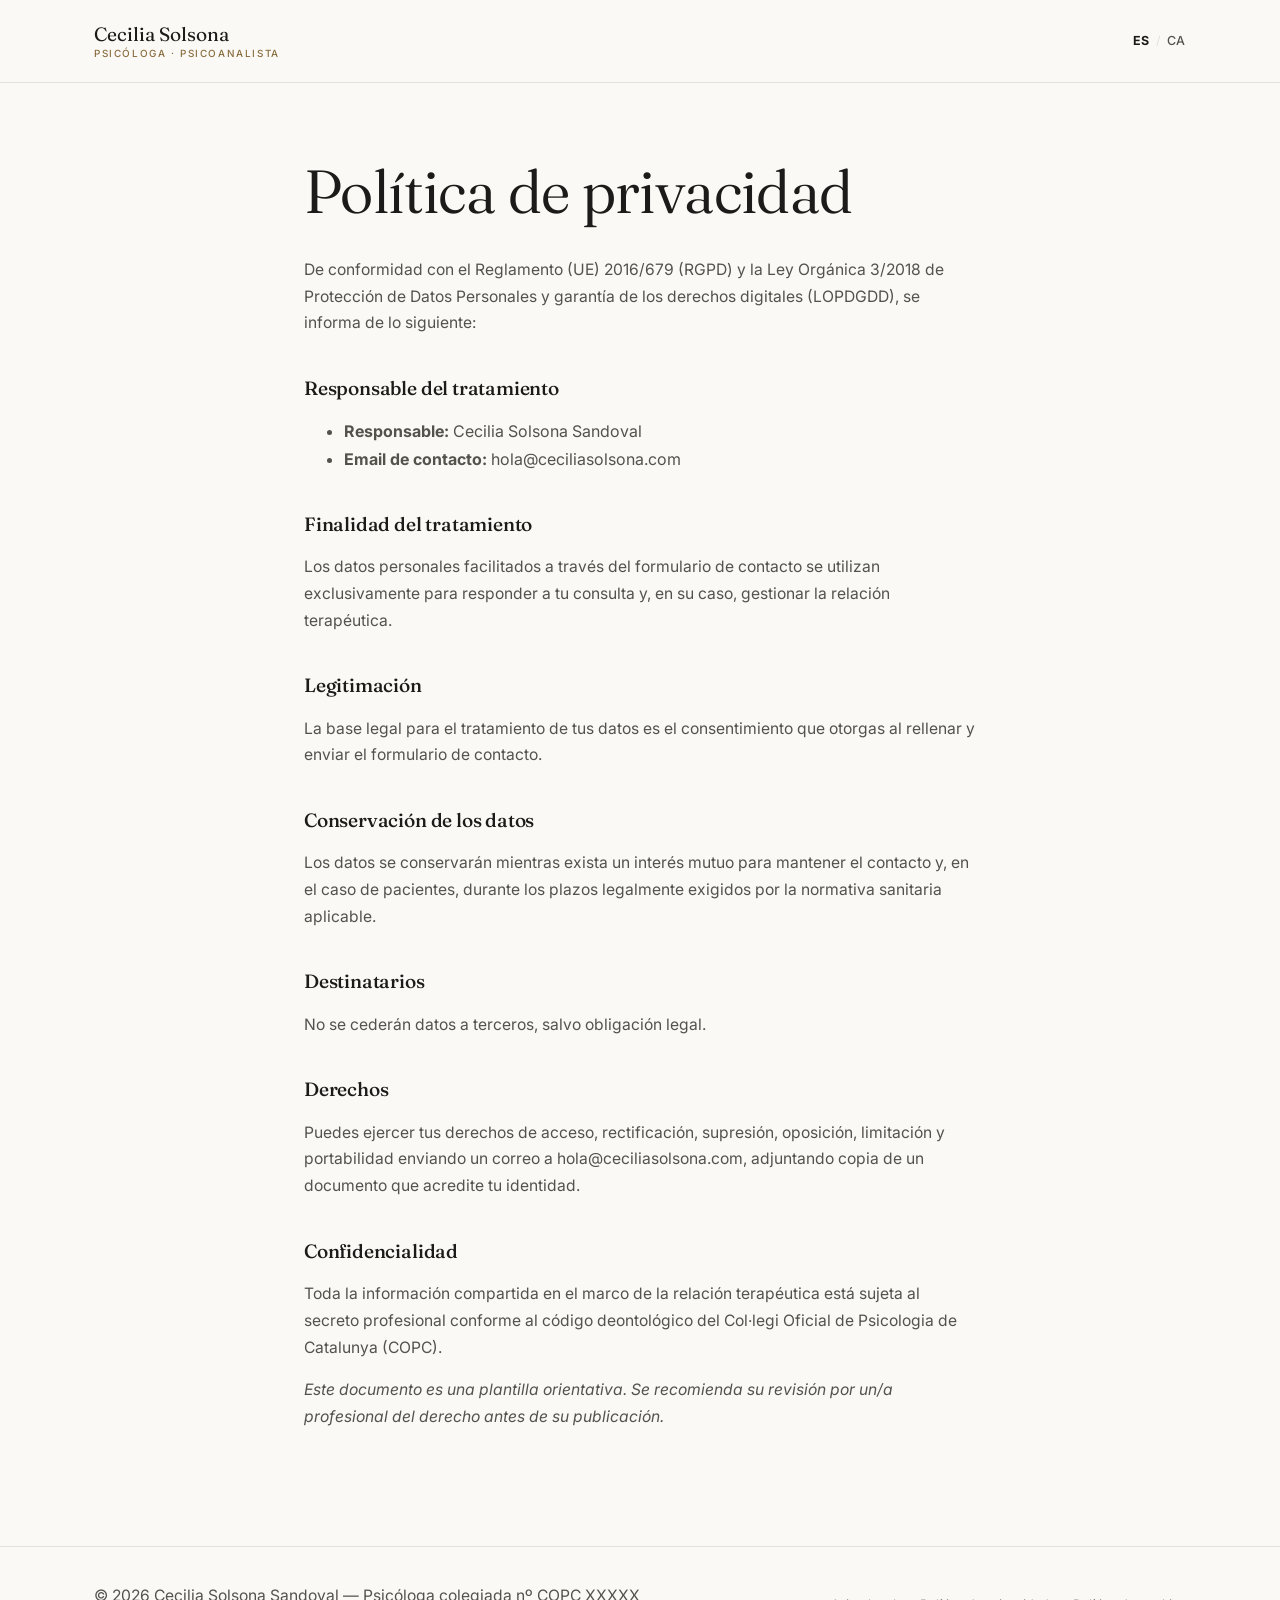
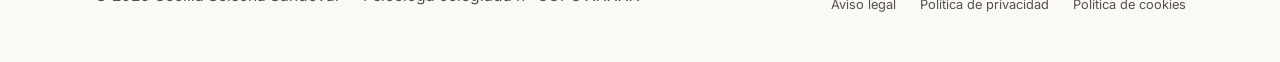
<file: politica-privacidad.html>
<!DOCTYPE html>
<html lang="es">
<head>
<meta charset="UTF-8">
<meta name="viewport" content="width=device-width, initial-scale=1.0">
<title>Política de privacidad | Cecilia Solsona Sandoval</title>
<meta name="description" content="Política de privacidad y protección de datos del sitio web de Cecilia Solsona Sandoval, psicóloga en Barcelona.">
<meta name="robots" content="noindex, follow">
<link rel="canonical" href="https://www.ceciliasolsona.com/politica-privacidad.html">
<link rel="alternate" hreflang="es" href="https://www.ceciliasolsona.com/politica-privacidad.html">
<link rel="alternate" hreflang="ca" href="https://www.ceciliasolsona.com/ca/politica-privacidad.html">
<link href="https://fonts.googleapis.com/css2?family=Fraunces:opsz,wght@9..144,300;9..144,400;9..144,500&family=Inter:wght@400;500;600&display=swap" rel="stylesheet">
<link rel="stylesheet" href="css/style.css">
</head>
<body>

<header class="site-header">
  <div class="container header-inner">
    <a href="index.html" class="logo">Cecilia Solsona <span>Psicóloga · Psicoanalista</span></a>
    <div class="lang-switch">
      <a href="politica-privacidad.html" class="lang-current">ES</a><span>/</span><a href="ca/politica-privacidad.html">CA</a>
    </div>
  </div>
</header>

<main class="legal-page">
  <div class="container container-narrow">
    <h1>Política de privacidad</h1>

    <p>De conformidad con el Reglamento (UE) 2016/679 (RGPD) y la Ley Orgánica 3/2018 de Protección de Datos Personales y garantía de los derechos digitales (LOPDGDD), se informa de lo siguiente:</p>

    <h2>Responsable del tratamiento</h2>
    <ul>
      <li><strong>Responsable:</strong> Cecilia Solsona Sandoval</li>
      <li><strong>Email de contacto:</strong> hola@ceciliasolsona.com</li>
    </ul>

    <h2>Finalidad del tratamiento</h2>
    <p>Los datos personales facilitados a través del formulario de contacto se utilizan exclusivamente para responder a tu consulta y, en su caso, gestionar la relación terapéutica.</p>

    <h2>Legitimación</h2>
    <p>La base legal para el tratamiento de tus datos es el consentimiento que otorgas al rellenar y enviar el formulario de contacto.</p>

    <h2>Conservación de los datos</h2>
    <p>Los datos se conservarán mientras exista un interés mutuo para mantener el contacto y, en el caso de pacientes, durante los plazos legalmente exigidos por la normativa sanitaria aplicable.</p>

    <h2>Destinatarios</h2>
    <p>No se cederán datos a terceros, salvo obligación legal.</p>

    <h2>Derechos</h2>
    <p>Puedes ejercer tus derechos de acceso, rectificación, supresión, oposición, limitación y portabilidad enviando un correo a hola@ceciliasolsona.com, adjuntando copia de un documento que acredite tu identidad.</p>

    <h2>Confidencialidad</h2>
    <p>Toda la información compartida en el marco de la relación terapéutica está sujeta al secreto profesional conforme al código deontológico del Col·legi Oficial de Psicologia de Catalunya (COPC).</p>

    <p><em>Este documento es una plantilla orientativa. Se recomienda su revisión por un/a profesional del derecho antes de su publicación.</em></p>
  </div>
</main>

<footer class="site-footer">
  <div class="container footer-inner">
    <p>&copy; <span id="year"></span> Cecilia Solsona Sandoval — Psicóloga colegiada nº COPC XXXXX</p>
    <nav class="footer-nav">
      <a href="aviso-legal.html">Aviso legal</a>
      <a href="politica-privacidad.html">Política de privacidad</a>
      <a href="politica-cookies.html">Política de cookies</a>
    </nav>
  </div>
</footer>

<script src="js/script.js"></script>
</body>
</html>
</file>
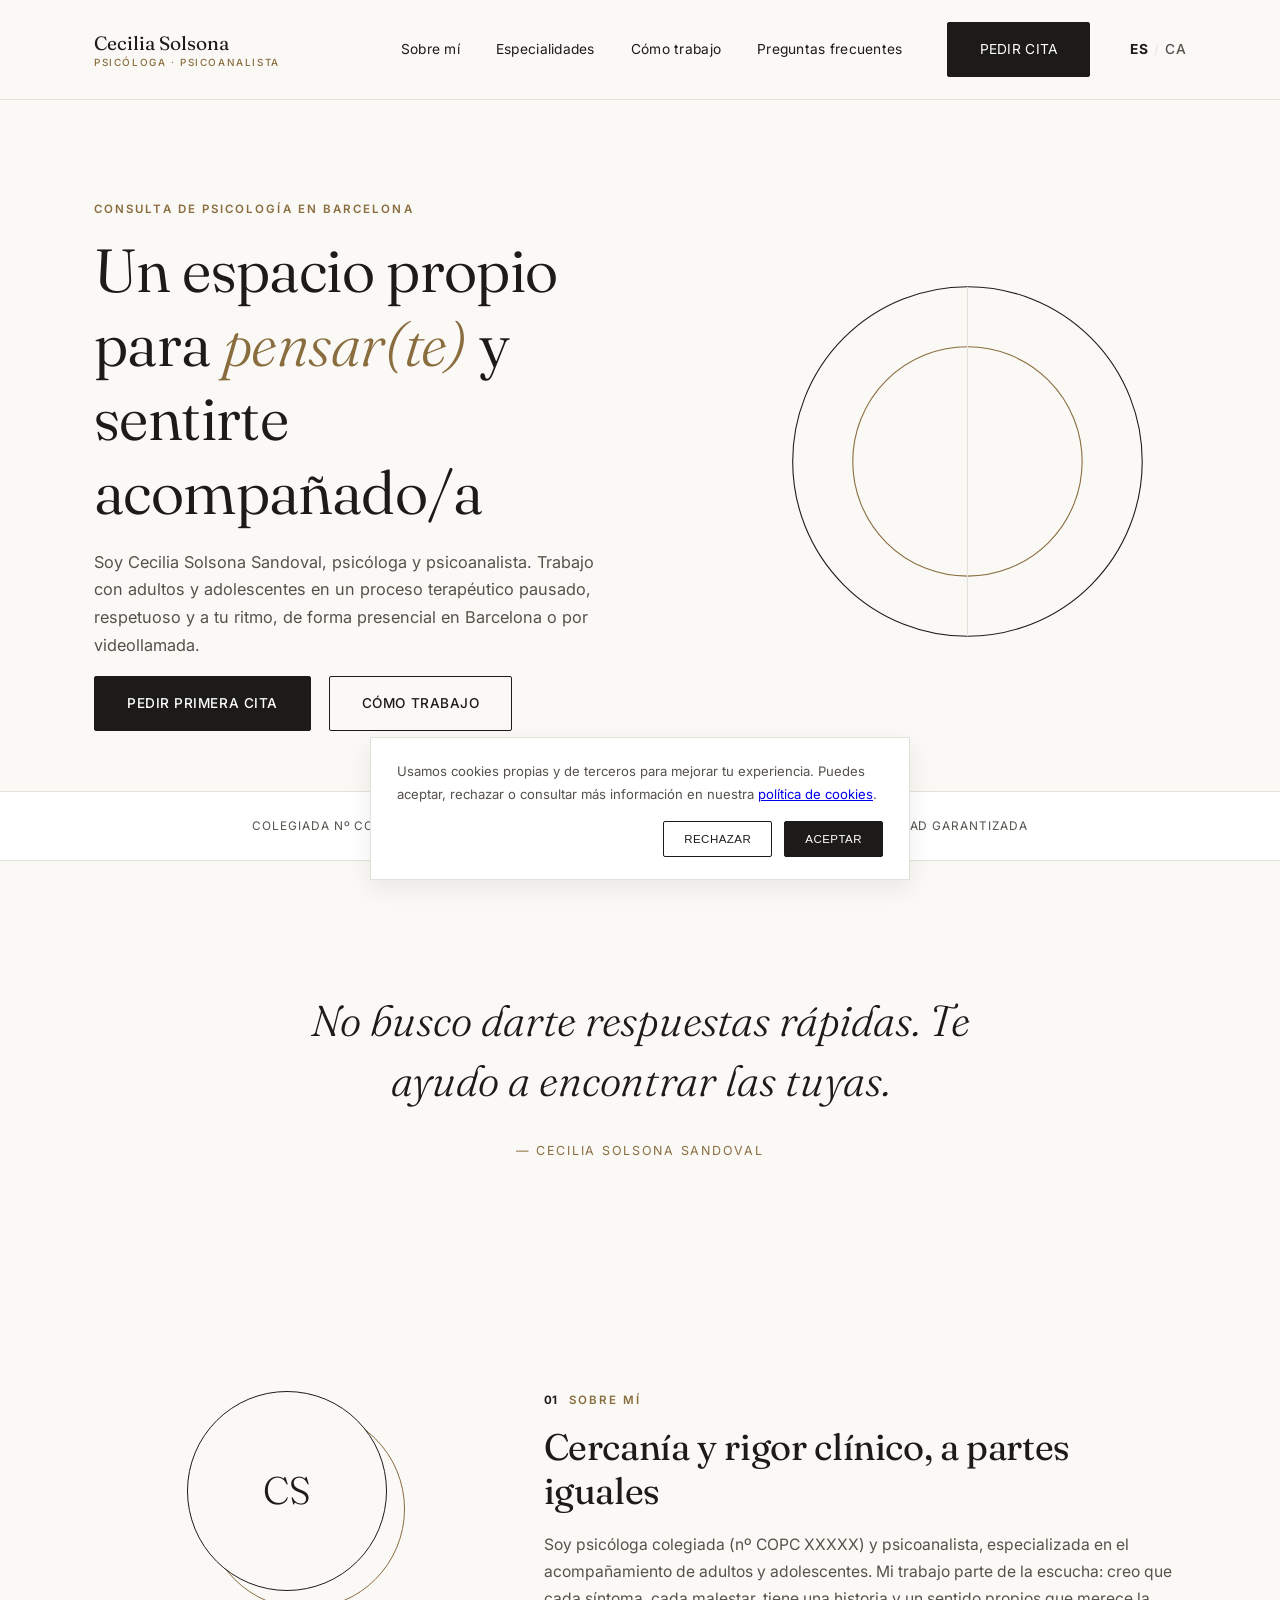
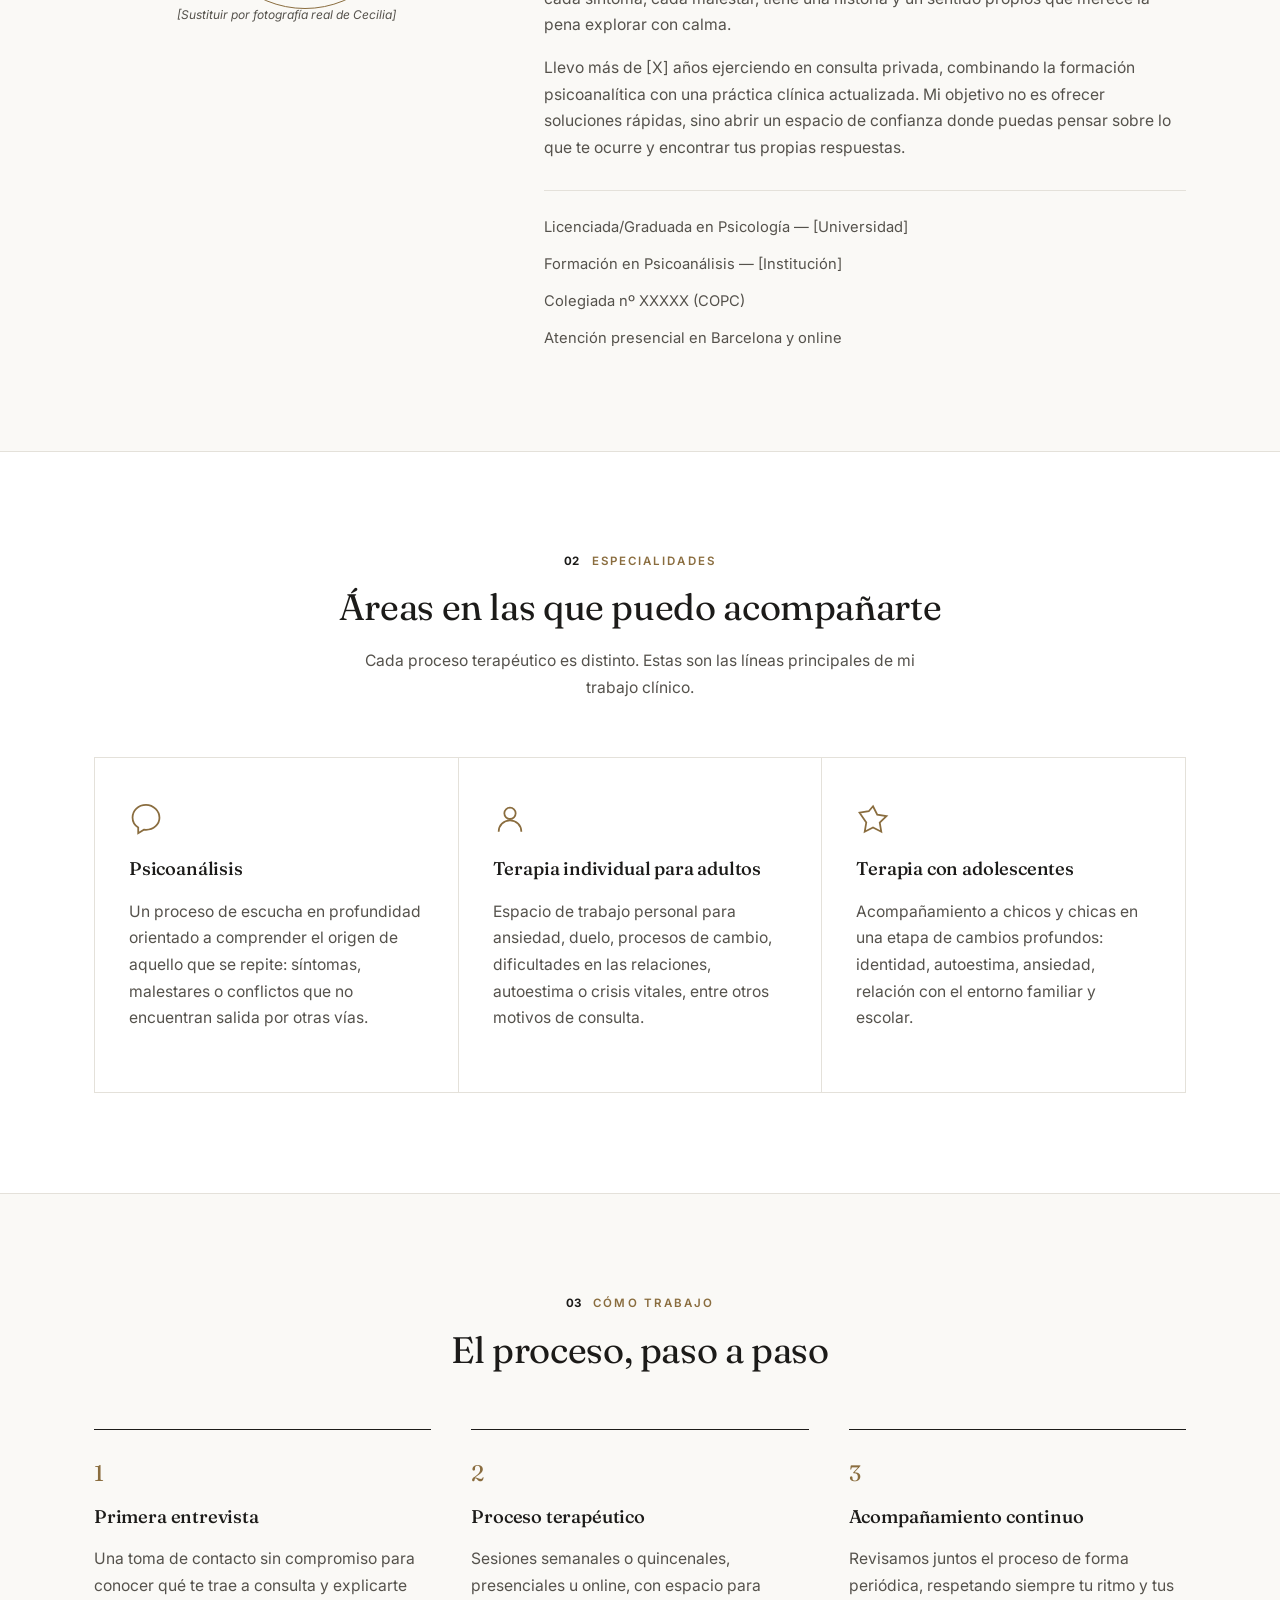
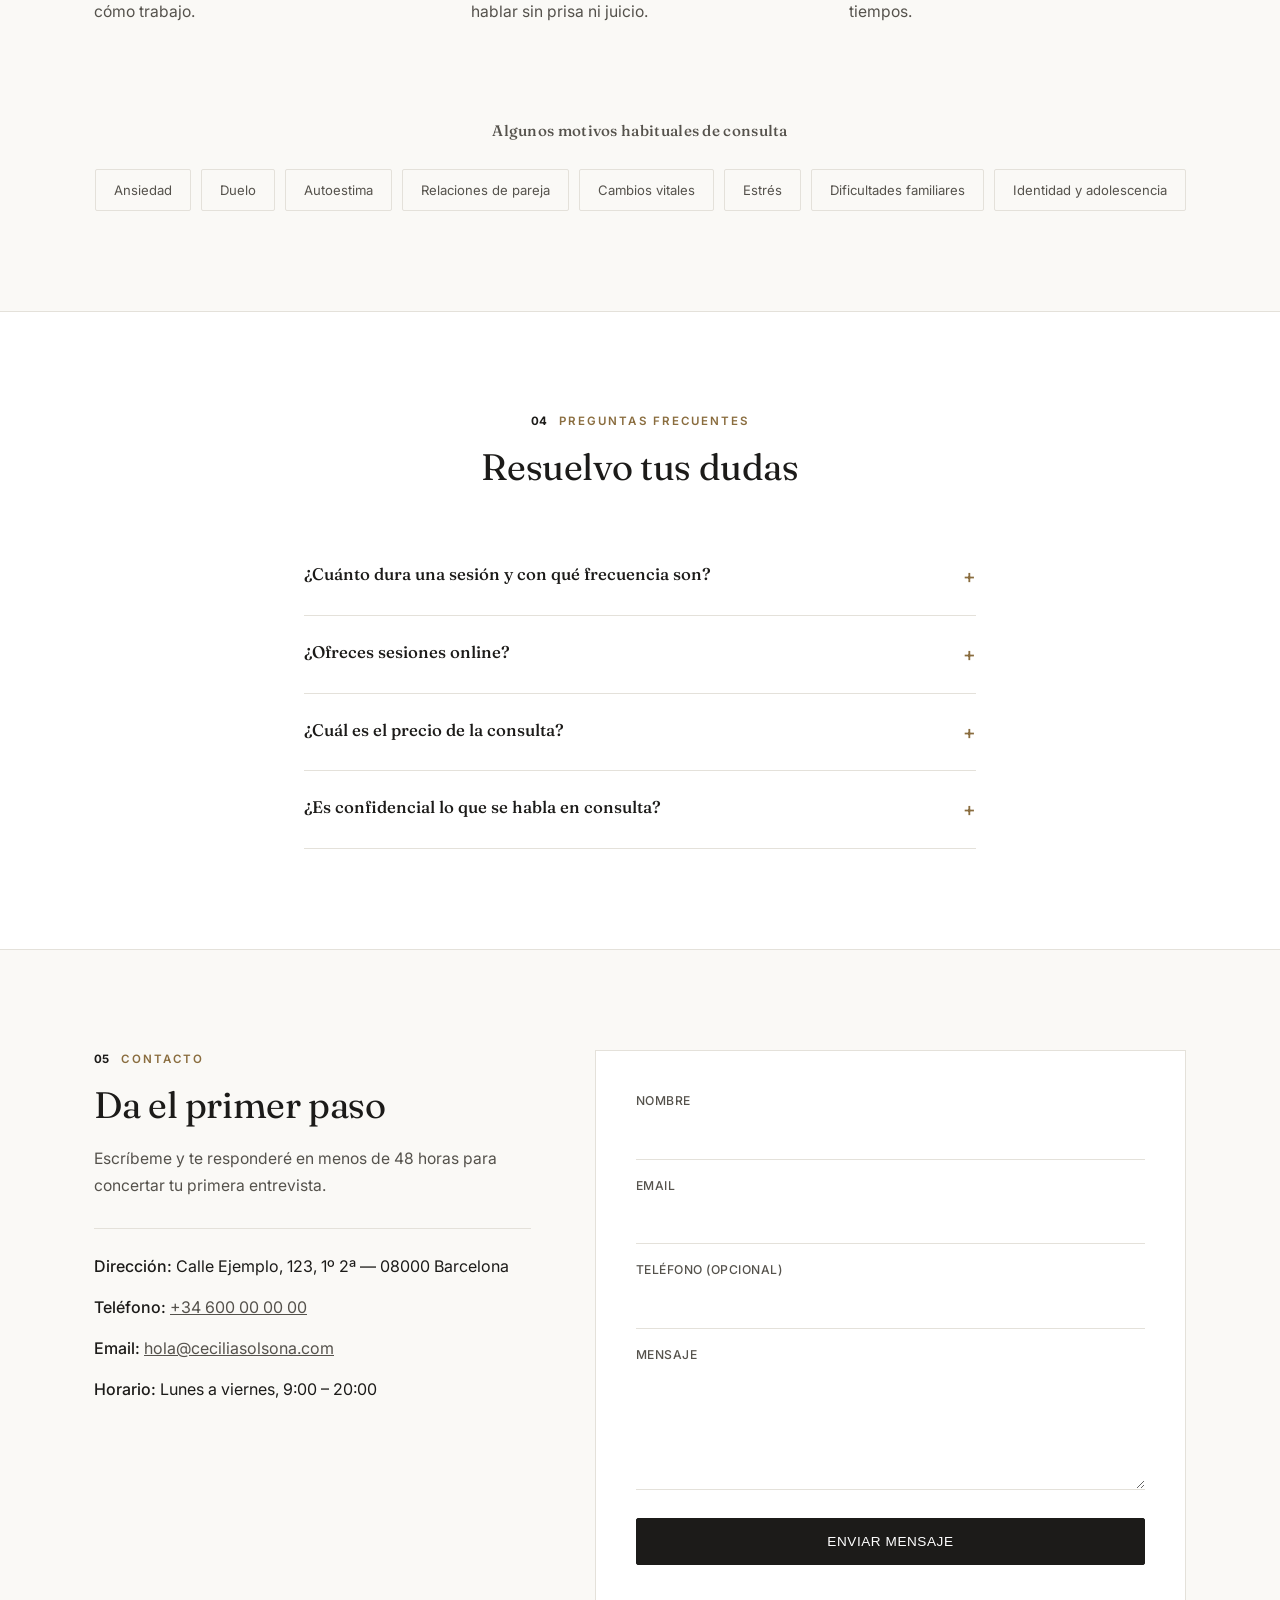
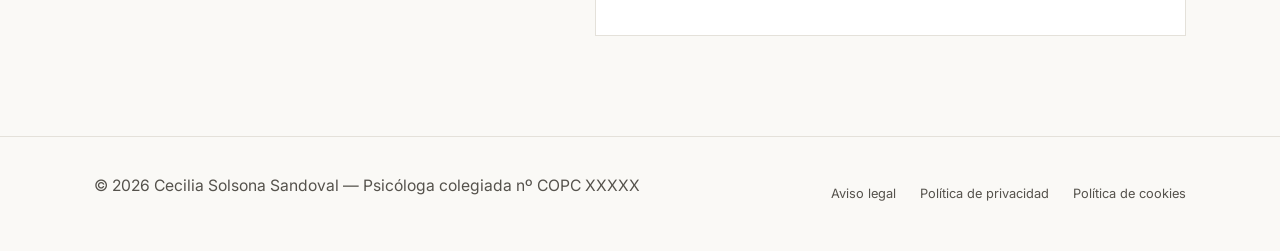
<file: vista-previa.html>
<!DOCTYPE html>
<html lang="es">
<head>
<meta charset="UTF-8">
<meta name="viewport" content="width=device-width, initial-scale=1.0">
<title>Cecilia Solsona Sandoval | Psicóloga y Psicoanalista en Barcelona</title>
<meta name="description" content="Consulta de psicología en Barcelona. Cecilia Solsona Sandoval, psicóloga y psicoanalista, ofrece terapia individual para adultos y adolescentes, presencial y online. Pide tu primera cita.">
<meta name="keywords" content="psicóloga Barcelona, psicoanalista Barcelona, terapia individual adultos, terapia adolescentes, psicólogo online, terapia psicoanalítica">
<meta name="author" content="Cecilia Solsona Sandoval">
<link rel="canonical" href="https://www.ceciliasolsona.com/">
<link rel="alternate" hreflang="es" href="https://www.ceciliasolsona.com/">
<link rel="alternate" hreflang="ca" href="https://www.ceciliasolsona.com/ca/">
<link rel="alternate" hreflang="x-default" href="https://www.ceciliasolsona.com/">

<!-- Open Graph / redes sociales -->
<meta property="og:type" content="website">
<meta property="og:title" content="Cecilia Solsona Sandoval | Psicóloga y Psicoanalista en Barcelona">
<meta property="og:description" content="Terapia individual para adultos y adolescentes desde un enfoque psicoanalítico. Consulta presencial en Barcelona y sesiones online.">
<meta property="og:url" content="https://www.ceciliasolsona.com/">
<meta property="og:locale" content="es_ES">
<meta property="og:image" content="https://www.ceciliasolsona.com/img/og-cover.jpg">
<meta name="twitter:card" content="summary_large_image">

<!-- Favicon -->
<link rel="icon" type="image/svg+xml" href="data:image/svg+xml,%3Csvg xmlns='http://www.w3.org/2000/svg' viewBox='0 0 100 100'%3E%3Ccircle cx='50' cy='50' r='48' fill='%231C1B19'/%3E%3Ctext x='50' y='66' font-size='48' text-anchor='middle' fill='%23FAF9F6' font-family='Georgia,serif'%3ECS%3C/text%3E%3C/svg%3E">

<link rel="preconnect" href="https://fonts.googleapis.com">
<link rel="preconnect" href="https://fonts.gstatic.com" crossorigin>
<link href="https://fonts.googleapis.com/css2?family=Fraunces:opsz,wght@9..144,300;9..144,400;9..144,500&family=Inter:wght@400;500;600&display=swap" rel="stylesheet">

<style>
/* =========================================================
   Cecilia Solsona Sandoval — Psicóloga y Psicoanalista
   Estilo: minimalista, elegante y profesional
   ========================================================= */

:root{
  --ivory: #FAF9F6;
  --white: #FFFFFF;
  --line: #E4E1DA;
  --ink: #1C1B19;
  --ink-soft: #55524C;
  --accent: #8A6D3F;     /* bronce apagado, único color de acento */
  --accent-soft: #EFE9DC;

  --font-heading: 'Fraunces', serif;
  --font-body: 'Inter', sans-serif;

  --radius: 2px;
  --shadow: none;
}

*{ box-sizing: border-box; }
html{ scroll-behavior: smooth; }

body{
  margin: 0;
  font-family: var(--font-body);
  color: var(--ink);
  background: var(--ivory);
  line-height: 1.7;
  -webkit-font-smoothing: antialiased;
}

img{ max-width: 100%; display: block; }

.container{
  width: 100%;
  max-width: 1140px;
  margin: 0 auto;
  padding: 0 24px;
}
.container-narrow{ max-width: 720px; }

h1, h2, h3{
  font-family: var(--font-heading);
  font-weight: 400;
  line-height: 1.22;
  margin: 0 0 18px;
  color: var(--ink);
  letter-spacing: -0.01em;
}
h1{ font-size: clamp(2.4rem, 5vw, 3.8rem); font-weight: 350; }
h2{ font-size: clamp(1.7rem, 3vw, 2.3rem); }
h3{ font-size: 1.15rem; font-weight: 500; }

h1 em{
  font-style: italic;
  font-weight: 300;
  color: var(--accent);
}

p{ margin: 0 0 16px; color: var(--ink-soft); font-size: 0.98rem; }

.eyebrow{
  text-transform: uppercase;
  letter-spacing: 0.18em;
  font-size: 0.72rem;
  font-weight: 600;
  color: var(--accent);
  margin-bottom: 14px;
}
.eyebrow-num{
  color: var(--ink);
  font-weight: 700;
  margin-right: 12px;
  letter-spacing: 0.02em;
}
.center{ text-align: center; margin-left: auto; margin-right: auto; }
.section-lead{ max-width: 580px; }
.section-lead.center{ margin-left: auto; margin-right: auto; }

/* ===== Buttons ===== */
.btn{
  display: inline-block;
  padding: 15px 32px;
  border-radius: var(--radius);
  text-decoration: none;
  font-weight: 500;
  font-size: 0.85rem;
  letter-spacing: 0.04em;
  text-transform: uppercase;
  border: 1px solid var(--ink);
  cursor: pointer;
  transition: background .25s ease, border-color .25s ease, color .25s ease, transform .25s ease;
}
.btn:hover{ transform: translateY(-2px); }
.btn-primary{
  background: var(--ink);
  color: var(--white);
}
.btn-primary:hover{ background: var(--accent); border-color: var(--accent); }
.btn-ghost{
  background: transparent;
  border-color: var(--ink);
  color: var(--ink);
}
.btn-ghost:hover{ background: var(--ink); color: var(--white); }
.btn-sm{ padding: 11px 20px; font-size: 0.72rem; }

/* ===== Header ===== */
.site-header{
  position: sticky;
  top: 0;
  z-index: 100;
  background: rgba(250,249,246,0.94);
  backdrop-filter: blur(6px);
  border-bottom: 1px solid var(--line);
}
.header-inner{
  display: flex;
  align-items: center;
  justify-content: space-between;
  padding: 22px 24px;
}
.logo{
  font-family: var(--font-heading);
  font-size: 1.2rem;
  font-weight: 400;
  color: var(--ink);
  text-decoration: none;
  display: flex;
  flex-direction: column;
  line-height: 1.3;
}
.logo span{
  font-family: var(--font-body);
  font-size: 0.62rem;
  letter-spacing: 0.16em;
  text-transform: uppercase;
  color: var(--accent);
  font-weight: 500;
}
.main-nav{
  display: flex;
  align-items: center;
  gap: 36px;
}
.main-nav a{
  text-decoration: none;
  color: var(--ink);
  font-weight: 400;
  font-size: 0.86rem;
  letter-spacing: 0.02em;
  position: relative;
}
.main-nav a:not(.btn)::after{
  content: "";
  position: absolute;
  left: 0;
  right: 100%;
  bottom: -5px;
  height: 1px;
  background: var(--accent);
  transition: right .25s ease;
}
.main-nav a:not(.btn):hover::after{ right: 0; }
.main-nav a:hover{ color: var(--accent); }
.main-nav a.btn{ color: var(--white); }
.main-nav a.btn:hover{ color: var(--white); }
.btn-nav{ margin-left: 8px; }

.lang-switch{
  display: flex;
  align-items: center;
  gap: 6px;
  font-size: 0.78rem;
  letter-spacing: 0.04em;
  margin-left: 4px;
}
.lang-switch a{
  text-decoration: none;
  color: var(--ink-soft);
  font-weight: 500;
}
.lang-switch a:hover{ color: var(--accent); }
.lang-switch a.lang-current{
  color: var(--ink);
  font-weight: 700;
  pointer-events: none;
}
.lang-switch span{ color: var(--line); }

.nav-toggle{
  display: none;
  flex-direction: column;
  gap: 5px;
  background: none;
  border: none;
  cursor: pointer;
  padding: 8px;
}
.nav-toggle span{
  width: 22px;
  height: 1px;
  background: var(--ink);
}

/* ===== Hero ===== */
.hero{ padding: 100px 0 60px; }
.hero-inner{
  display: grid;
  grid-template-columns: 1.15fr 0.85fr;
  align-items: center;
  gap: 64px;
}
.hero-lead{ font-size: 1.02rem; max-width: 500px; }
.hero-actions{ display: flex; gap: 18px; flex-wrap: wrap; margin-top: 12px; }
.hero-svg{ width: 100%; height: auto; }

/* ===== Trust strip ===== */
.trust-strip{
  border-top: 1px solid var(--line);
  border-bottom: 1px solid var(--line);
  background: var(--white);
}
.trust-inner{
  display: flex;
  flex-wrap: wrap;
  justify-content: center;
  padding: 20px 24px;
}
.trust-inner span{
  font-size: 0.74rem;
  letter-spacing: 0.08em;
  text-transform: uppercase;
  color: var(--ink-soft);
  padding: 4px 28px;
  position: relative;
}
.trust-inner span:not(:last-child)::after{
  content: "";
  position: absolute;
  right: 0;
  top: 50%;
  transform: translateY(-50%);
  width: 1px;
  height: 14px;
  background: var(--line);
}

/* ===== Manifiesto ===== */
.manifesto{ padding: 130px 0; text-align: center; }
.manifesto-text{
  font-family: var(--font-heading);
  font-style: italic;
  font-weight: 300;
  font-size: clamp(1.6rem, 4vw, 2.7rem);
  line-height: 1.4;
  color: var(--ink);
  margin: 0 0 28px;
}
.manifesto-attr{
  font-size: 0.78rem;
  text-transform: uppercase;
  letter-spacing: 0.14em;
  color: var(--accent);
  margin: 0;
}

/* ===== Sections ===== */
.section{ padding: 100px 0; }
.section-alt{ background: var(--white); border-top: 1px solid var(--line); border-bottom: 1px solid var(--line); }

/* ===== About ===== */
.about-inner{
  display: grid;
  grid-template-columns: 0.75fr 1.25fr;
  gap: 64px;
  align-items: start;
}
.about-photo{ position: relative; }
.photo-frame{
  position: absolute;
  top: 18px;
  left: calc(50% + 18px);
  transform: translateX(-50%);
  width: 200px;
  height: 200px;
  border: 1px solid var(--accent);
  border-radius: 50%;
  z-index: 0;
}
.photo-placeholder{
  position: relative;
  z-index: 1;
  width: 200px;
  height: 200px;
  border-radius: 50%;
  background: var(--ivory);
  border: 1px solid var(--ink);
  color: var(--ink);
  font-family: var(--font-heading);
  font-size: 2.4rem;
  font-weight: 300;
  display: flex;
  align-items: center;
  justify-content: center;
  margin: 0 auto;
}
.photo-note{
  text-align: center;
  font-size: 0.75rem;
  color: var(--ink-soft);
  margin-top: 14px;
  font-style: italic;
}
.credentials{
  list-style: none;
  padding: 0;
  margin: 28px 0 0;
  display: flex;
  flex-direction: column;
  gap: 12px;
  border-top: 1px solid var(--line);
  padding-top: 24px;
}
.credentials li{
  padding-left: 0;
  color: var(--ink-soft);
  font-size: 0.92rem;
}
.credentials li::before{
  content: "";
}

/* ===== Cards ===== */
.cards-grid{
  display: grid;
  grid-template-columns: repeat(3, 1fr);
  gap: 1px;
  background: var(--line);
  margin-top: 56px;
  border: 1px solid var(--line);
}
.card{
  background: var(--white);
  border-radius: 0;
  padding: 44px 34px;
  box-shadow: none;
  text-align: left;
  position: relative;
  transition: box-shadow .3s ease, transform .3s ease;
}
.card:hover{
  transform: translateY(-6px);
  box-shadow: 0 20px 32px rgba(28,27,25,0.09);
  z-index: 2;
}
.card-icon{
  width: 34px;
  height: 34px;
  color: var(--accent);
  margin-bottom: 22px;
}
.card-icon svg{ width: 100%; height: 100%; }

/* ===== Steps ===== */
.steps{
  display: grid;
  grid-template-columns: repeat(3, 1fr);
  gap: 40px;
  margin-top: 56px;
}
.step{ text-align: left; padding: 24px 0 0; border-top: 1px solid var(--ink); }
.step-number{
  display: block;
  color: var(--accent);
  font-family: var(--font-heading);
  font-size: 1.4rem;
  font-weight: 400;
  margin-bottom: 14px;
  background: none;
  width: auto;
  height: auto;
  border-radius: 0;
}

.motivos{ margin-top: 80px; text-align: center; }
.motivos-title{ margin-bottom: 28px; font-size: 0.95rem; letter-spacing: 0.02em; color: var(--ink-soft); font-weight: 500; }
.tag-list{
  list-style: none;
  padding: 0;
  margin: 0;
  display: flex;
  flex-wrap: wrap;
  justify-content: center;
  gap: 10px;
}
.tag-list li{
  background: transparent;
  color: var(--ink-soft);
  border: 1px solid var(--line);
  padding: 9px 18px;
  border-radius: var(--radius);
  font-size: 0.82rem;
  font-weight: 400;
}

/* ===== FAQ ===== */
.faq-list{ margin-top: 48px; display: flex; flex-direction: column; }
.faq-item{
  background: transparent;
  border: none;
  border-bottom: 1px solid var(--line);
  padding: 22px 0;
  box-shadow: none;
}
.faq-item summary{
  cursor: pointer;
  font-weight: 500;
  font-family: var(--font-heading);
  font-size: 1.05rem;
  list-style: none;
}
.faq-item summary::-webkit-details-marker{ display: none; }
.faq-item summary::after{
  content: "+";
  float: right;
  color: var(--accent);
  font-size: 1.2rem;
  font-family: var(--font-body);
}
.faq-item[open] summary::after{ content: "–"; }
.faq-item p{ margin-top: 16px; margin-bottom: 0; }

/* ===== Contact ===== */
.contact-inner{
  display: grid;
  grid-template-columns: 0.85fr 1.15fr;
  gap: 64px;
  align-items: start;
}
.contact-details{
  list-style: none;
  padding: 0;
  margin: 28px 0 0;
  display: flex;
  flex-direction: column;
  gap: 14px;
  border-top: 1px solid var(--line);
  padding-top: 24px;
}
.contact-details a{ color: var(--ink-soft); }
.contact-details strong{ color: var(--ink); font-weight: 500; }

.contact-form{
  background: var(--white);
  border: 1px solid var(--line);
  border-radius: 0;
  padding: 40px;
  box-shadow: none;
  display: flex;
  flex-direction: column;
}
.contact-form label{
  font-weight: 500;
  font-size: 0.76rem;
  letter-spacing: 0.04em;
  text-transform: uppercase;
  color: var(--ink-soft);
  margin: 16px 0 8px;
}
.contact-form label:first-child{ margin-top: 0; }
.contact-form input,
.contact-form textarea{
  border: none;
  border-bottom: 1px solid var(--line);
  border-radius: 0;
  padding: 10px 2px;
  font-family: var(--font-body);
  font-size: 0.95rem;
  background: transparent;
  color: var(--ink);
  resize: vertical;
}
.contact-form input:focus,
.contact-form textarea:focus{
  outline: none;
  border-color: var(--ink);
}
.contact-form button{ margin-top: 28px; }
.form-status{ margin-top: 14px; font-size: 0.85rem; color: var(--accent); }

/* ===== Footer ===== */
.site-footer{
  background: var(--ivory);
  color: var(--ink-soft);
  padding: 36px 0;
  border-top: 1px solid var(--line);
}
.footer-inner{
  display: flex;
  flex-wrap: wrap;
  gap: 16px;
  justify-content: space-between;
  align-items: center;
  font-size: 0.8rem;
}
.footer-nav{ display: flex; gap: 24px; }
.footer-nav a{ color: var(--ink-soft); text-decoration: none; }
.footer-nav a:hover{ color: var(--accent); }

/* ===== Cookie banner ===== */
.cookie-banner{
  position: fixed;
  bottom: 20px;
  left: 20px;
  right: 20px;
  max-width: 540px;
  margin: 0 auto;
  background: var(--white);
  border: 1px solid var(--line);
  border-radius: 0;
  box-shadow: 0 8px 24px rgba(28,27,25,0.08);
  padding: 22px 26px;
  z-index: 200;
}
.cookie-banner p{ font-size: 0.82rem; margin-bottom: 16px; }
.cookie-actions{ display: flex; gap: 12px; justify-content: flex-end; }

/* ===== Legal pages ===== */
.legal-page{ padding: 72px 0 100px; }
.legal-page h1{ margin-bottom: 28px; }
.legal-page h2{ font-size: 1.2rem; margin-top: 40px; font-weight: 500; }
.legal-page p, .legal-page li{ color: var(--ink-soft); }

/* ===== Responsive ===== */
@media (max-width: 860px){
  .nav-toggle{ display: flex; }
  .main-nav{
    position: absolute;
    top: 100%;
    left: 0;
    right: 0;
    background: var(--ivory);
    flex-direction: column;
    align-items: flex-start;
    gap: 18px;
    padding: 24px 24px 32px;
    display: none;
    border-bottom: 1px solid var(--line);
  }
  .main-nav.open{ display: flex; }
  .btn-nav{ margin-left: 0; margin-top: 8px; }

  .lang-switch{ margin: 4px 0 0; }

  .hero-inner{ grid-template-columns: 1fr; text-align: center; }
  .hero-actions{ justify-content: center; }
  .hero-lead{ margin-left: auto; margin-right: auto; }
  .hero-visual{ order: -1; max-width: 260px; margin: 0 auto; }

  .about-inner{ grid-template-columns: 1fr; }
  .cards-grid{ grid-template-columns: 1fr; }
  .steps{ grid-template-columns: 1fr; }
  .contact-inner{ grid-template-columns: 1fr; }

  .footer-inner{ flex-direction: column; text-align: center; }

  .trust-inner{ flex-direction: column; align-items: center; gap: 10px; }
  .trust-inner span{ padding: 0; }
  .trust-inner span::after{ display: none; }

  .photo-frame{ left: calc(50% + 10px); top: 10px; }
}

/* ===== Reveal on scroll ===== */
.reveal{
  opacity: 0;
  transform: translateY(26px);
  transition: opacity .8s ease, transform .8s ease;
}
.reveal.is-visible{
  opacity: 1;
  transform: none;
}
.reveal-d1{ transition-delay: .1s; }
.reveal-d2{ transition-delay: .2s; }
.reveal-d3{ transition-delay: .3s; }

@media (prefers-reduced-motion: reduce){
  .reveal{ opacity: 1 !important; transform: none !important; transition: none !important; }
  .btn:hover{ transform: none; }
  .card:hover{ transform: none; }
}

</style>

<!-- Datos estructurados SEO local -->
<script type="application/ld+json">
{
  "@context": "https://schema.org",
  "@type": "Psychologist",
  "name": "Cecilia Solsona Sandoval",
  "image": "https://www.ceciliasolsona.com/img/cecilia-solsona.jpg",
  "url": "https://www.ceciliasolsona.com/",
  "telephone": "+34-600-000-000",
  "priceRange": "€€",
  "address": {
    "@type": "PostalAddress",
    "streetAddress": "Calle Ejemplo, 123, 1º 2ª",
    "addressLocality": "Barcelona",
    "addressRegion": "Barcelona",
    "postalCode": "08000",
    "addressCountry": "ES"
  },
  "areaServed": "Barcelona",
  "medicalSpecialty": "Psychiatric",
  "openingHours": "Mo-Fr 09:00-20:00"
}
</script>
</head>
<body>

<!-- ===== HEADER ===== -->
<header class="site-header" id="header">
  <div class="container header-inner">
    <a href="#inicio" class="logo">Cecilia Solsona <span>Psicóloga · Psicoanalista</span></a>

    <button class="nav-toggle" id="navToggle" aria-label="Abrir menú" aria-expanded="false">
      <span></span><span></span><span></span>
    </button>

    <nav class="main-nav" id="mainNav">
      <a href="#sobre-mi">Sobre mí</a>
      <a href="#especialidades">Especialidades</a>
      <a href="#como-trabajo">Cómo trabajo</a>
      <a href="#faq">Preguntas frecuentes</a>
      <a href="#contacto" class="btn btn-primary btn-nav">Pedir cita</a>
      <div class="lang-switch">
        <a href="index.html" class="lang-current">ES</a><span>/</span><a href="ca/index.html">CA</a>
      </div>
    </nav>
  </div>
</header>

<main>

  <!-- ===== HERO ===== -->
  <section class="hero" id="inicio">
    <div class="container hero-inner">
      <div class="hero-text">
        <p class="eyebrow reveal">Consulta de psicología en Barcelona</p>
        <h1 class="reveal reveal-d1">Un espacio propio para <em>pensar(te)</em> y sentirte acompañado/a</h1>
        <p class="hero-lead reveal reveal-d2">Soy Cecilia Solsona Sandoval, psicóloga y psicoanalista. Trabajo con adultos y adolescentes en un proceso terapéutico pausado, respetuoso y a tu ritmo, de forma presencial en Barcelona o por videollamada.</p>
        <div class="hero-actions reveal reveal-d3">
          <a href="#contacto" class="btn btn-primary">Pedir primera cita</a>
          <a href="#como-trabajo" class="btn btn-ghost">Cómo trabajo</a>
        </div>
      </div>
      <div class="hero-visual reveal reveal-d2" aria-hidden="true">
        <svg viewBox="0 0 400 400" class="hero-svg">
          <circle cx="200" cy="200" r="160" fill="none" stroke="#1C1B19" stroke-width="1"/>
          <circle cx="200" cy="200" r="105" fill="none" stroke="#8A6D3F" stroke-width="1"/>
          <line x1="200" y1="40" x2="200" y2="360" stroke="#E4E1DA" stroke-width="1"/>
        </svg>
      </div>
    </div>
  </section>

  <!-- ===== TIRA DE CONFIANZA ===== -->
  <div class="trust-strip">
    <div class="container trust-inner">
      <span>Colegiada nº COPC XXXXX</span>
      <span>+[X] años de experiencia clínica</span>
      <span>Confidencialidad garantizada</span>
    </div>
  </div>

  <!-- ===== MANIFIESTO ===== -->
  <section class="manifesto">
    <div class="container container-narrow">
      <p class="manifesto-text reveal">No busco darte respuestas rápidas. Te ayudo a encontrar las tuyas.</p>
      <p class="manifesto-attr reveal reveal-d1">— Cecilia Solsona Sandoval</p>
    </div>
  </section>

  <!-- ===== SOBRE MÍ ===== -->
  <section class="section" id="sobre-mi">
    <div class="container about-inner">
      <div class="about-photo reveal">
        <div class="photo-frame" aria-hidden="true"></div>
        <div class="photo-placeholder" aria-hidden="true">CS</div>
        <p class="photo-note">[Sustituir por fotografía real de Cecilia]</p>
      </div>
      <div class="about-text reveal reveal-d1">
        <p class="eyebrow"><span class="eyebrow-num">01</span>Sobre mí</p>
        <h2>Cercanía y rigor clínico, a partes iguales</h2>
        <p>Soy psicóloga colegiada (nº COPC XXXXX) y psicoanalista, especializada en el acompañamiento de adultos y adolescentes. Mi trabajo parte de la escucha: creo que cada síntoma, cada malestar, tiene una historia y un sentido propios que merece la pena explorar con calma.</p>
        <p>Llevo más de [X] años ejerciendo en consulta privada, combinando la formación psicoanalítica con una práctica clínica actualizada. Mi objetivo no es ofrecer soluciones rápidas, sino abrir un espacio de confianza donde puedas pensar sobre lo que te ocurre y encontrar tus propias respuestas.</p>
        <ul class="credentials">
          <li>Licenciada/Graduada en Psicología — [Universidad]</li>
          <li>Formación en Psicoanálisis — [Institución]</li>
          <li>Colegiada nº XXXXX (COPC)</li>
          <li>Atención presencial en Barcelona y online</li>
        </ul>
      </div>
    </div>
  </section>

  <!-- ===== ESPECIALIDADES ===== -->
  <section class="section section-alt" id="especialidades">
    <div class="container">
      <p class="eyebrow center"><span class="eyebrow-num">02</span>Especialidades</p>
      <h2 class="center">Áreas en las que puedo acompañarte</h2>
      <p class="section-lead center">Cada proceso terapéutico es distinto. Estas son las líneas principales de mi trabajo clínico.</p>

      <div class="cards-grid">
        <article class="card reveal">
          <div class="card-icon" aria-hidden="true">
            <svg viewBox="0 0 48 48"><path d="M24 4C13 4 5 12 5 22c0 6 3 11 8 14v8l8-5c1 .2 2 .2 3 .2 11 0 19-8 19-17S35 4 24 4z" fill="none" stroke="currentColor" stroke-width="2.5"/></svg>
          </div>
          <h3>Psicoanálisis</h3>
          <p>Un proceso de escucha en profundidad orientado a comprender el origen de aquello que se repite: síntomas, malestares o conflictos que no encuentran salida por otras vías.</p>
        </article>

        <article class="card reveal reveal-d1">
          <div class="card-icon" aria-hidden="true">
            <svg viewBox="0 0 48 48"><circle cx="24" cy="16" r="8" fill="none" stroke="currentColor" stroke-width="2.5"/><path d="M8 42c0-9 7-16 16-16s16 7 16 16" fill="none" stroke="currentColor" stroke-width="2.5"/></svg>
          </div>
          <h3>Terapia individual para adultos</h3>
          <p>Espacio de trabajo personal para ansiedad, duelo, procesos de cambio, dificultades en las relaciones, autoestima o crisis vitales, entre otros motivos de consulta.</p>
        </article>

        <article class="card reveal reveal-d2">
          <div class="card-icon" aria-hidden="true">
            <svg viewBox="0 0 48 48"><path d="M24 6l6 12 13 2-9.5 9 2.2 13L24 36l-11.7 6 2.2-13L5 15l13-2z" fill="none" stroke="currentColor" stroke-width="2.5"/></svg>
          </div>
          <h3>Terapia con adolescentes</h3>
          <p>Acompañamiento a chicos y chicas en una etapa de cambios profundos: identidad, autoestima, ansiedad, relación con el entorno familiar y escolar.</p>
        </article>
      </div>
    </div>
  </section>

  <!-- ===== CÓMO TRABAJO ===== -->
  <section class="section" id="como-trabajo">
    <div class="container">
      <p class="eyebrow center"><span class="eyebrow-num">03</span>Cómo trabajo</p>
      <h2 class="center">El proceso, paso a paso</h2>

      <div class="steps">
        <div class="step reveal">
          <span class="step-number">1</span>
          <h3>Primera entrevista</h3>
          <p>Una toma de contacto sin compromiso para conocer qué te trae a consulta y explicarte cómo trabajo.</p>
        </div>
        <div class="step reveal reveal-d1">
          <span class="step-number">2</span>
          <h3>Proceso terapéutico</h3>
          <p>Sesiones semanales o quincenales, presenciales u online, con espacio para hablar sin prisa ni juicio.</p>
        </div>
        <div class="step reveal reveal-d2">
          <span class="step-number">3</span>
          <h3>Acompañamiento continuo</h3>
          <p>Revisamos juntos el proceso de forma periódica, respetando siempre tu ritmo y tus tiempos.</p>
        </div>
      </div>

      <div class="motivos reveal">
        <h3 class="motivos-title">Algunos motivos habituales de consulta</h3>
        <ul class="tag-list">
          <li>Ansiedad</li>
          <li>Duelo</li>
          <li>Autoestima</li>
          <li>Relaciones de pareja</li>
          <li>Cambios vitales</li>
          <li>Estrés</li>
          <li>Dificultades familiares</li>
          <li>Identidad y adolescencia</li>
        </ul>
      </div>
    </div>
  </section>

  <!-- ===== FAQ ===== -->
  <section class="section section-alt" id="faq">
    <div class="container container-narrow">
      <p class="eyebrow center"><span class="eyebrow-num">04</span>Preguntas frecuentes</p>
      <h2 class="center">Resuelvo tus dudas</h2>

      <div class="faq-list reveal">
        <details class="faq-item">
          <summary>¿Cuánto dura una sesión y con qué frecuencia son?</summary>
          <p>Las sesiones tienen una duración aproximada de 45-50 minutos. La frecuencia habitual es semanal, aunque se puede ajustar según cada proceso.</p>
        </details>
        <details class="faq-item">
          <summary>¿Ofreces sesiones online?</summary>
          <p>Sí, además de la consulta presencial en Barcelona, realizo sesiones por videollamada para quienes lo necesiten.</p>
        </details>
        <details class="faq-item">
          <summary>¿Cuál es el precio de la consulta?</summary>
          <p>El precio de la primera entrevista y de las sesiones se indica en el primer contacto, adaptándonos cuando es posible a cada situación. [Completar con tarifas reales]</p>
        </details>
        <details class="faq-item">
          <summary>¿Es confidencial lo que se habla en consulta?</summary>
          <p>Sí. Todo el proceso está sujeto al secreto profesional, conforme al código deontológico de la profesión.</p>
        </details>
      </div>
    </div>
  </section>

  <!-- ===== CONTACTO ===== -->
  <section class="section" id="contacto">
    <div class="container contact-inner">
      <div class="contact-info reveal">
        <p class="eyebrow"><span class="eyebrow-num">05</span>Contacto</p>
        <h2>Da el primer paso</h2>
        <p class="section-lead">Escríbeme y te responderé en menos de 48 horas para concertar tu primera entrevista.</p>

        <ul class="contact-details">
          <li><strong>Dirección:</strong> Calle Ejemplo, 123, 1º 2ª — 08000 Barcelona</li>
          <li><strong>Teléfono:</strong> <a href="tel:+34600000000">+34 600 00 00 00</a></li>
          <li><strong>Email:</strong> <a href="mailto:hola@ceciliasolsona.com">hola@ceciliasolsona.com</a></li>
          <li><strong>Horario:</strong> Lunes a viernes, 9:00 – 20:00</li>
        </ul>
      </div>

      <form class="contact-form reveal reveal-d1" id="contactForm">
        <!-- Este formulario necesita conectarse a un servicio de envío (ver guía de despliegue) -->
        <label for="nombre">Nombre</label>
        <input type="text" id="nombre" name="nombre" required>

        <label for="email">Email</label>
        <input type="email" id="email" name="email" required>

        <label for="telefono">Teléfono (opcional)</label>
        <input type="tel" id="telefono" name="telefono">

        <label for="mensaje">Mensaje</label>
        <textarea id="mensaje" name="mensaje" rows="5" required></textarea>

        <button type="submit" class="btn btn-primary">Enviar mensaje</button>
        <p class="form-status" id="formStatus" role="status"></p>
      </form>
    </div>
  </section>

</main>

<!-- ===== FOOTER ===== -->
<footer class="site-footer">
  <div class="container footer-inner">
    <p>&copy; <span id="year"></span> Cecilia Solsona Sandoval — Psicóloga colegiada nº COPC XXXXX</p>
    <nav class="footer-nav">
      <a href="aviso-legal.html">Aviso legal</a>
      <a href="politica-privacidad.html">Política de privacidad</a>
      <a href="politica-cookies.html">Política de cookies</a>
    </nav>
  </div>
</footer>

<!-- ===== AVISO DE COOKIES ===== -->
<div class="cookie-banner" id="cookieBanner" hidden>
  <p>Usamos cookies propias y de terceros para mejorar tu experiencia. Puedes aceptar, rechazar o consultar más información en nuestra <a href="politica-cookies.html">política de cookies</a>.</p>
  <div class="cookie-actions">
    <button id="cookieReject" class="btn btn-ghost btn-sm">Rechazar</button>
    <button id="cookieAccept" class="btn btn-primary btn-sm">Aceptar</button>
  </div>
</div>

<script>
// =========================================================
// Cecilia Solsona Sandoval — script principal del sitio
// =========================================================

document.addEventListener('DOMContentLoaded', function () {

  // Textos según el idioma de la página (atributo lang del <html>)
  var LANG = document.documentElement.lang === 'ca' ? 'ca' : 'es';
  var MESSAGES = {
    es: { formSuccess: 'Gracias por tu mensaje. Te responderé lo antes posible.' },
    ca: { formSuccess: 'Gràcies pel teu missatge. Et respondré tan aviat com pugui.' }
  };

  // Año dinámico en el footer
  var yearEl = document.getElementById('year');
  if (yearEl) yearEl.textContent = new Date().getFullYear();

  // Menú móvil
  var toggle = document.getElementById('navToggle');
  var nav = document.getElementById('mainNav');
  if (toggle && nav) {
    toggle.addEventListener('click', function () {
      var isOpen = nav.classList.toggle('open');
      toggle.setAttribute('aria-expanded', isOpen ? 'true' : 'false');
    });
    // Cierra el menú al pulsar un enlace (en móvil)
    nav.querySelectorAll('a').forEach(function (link) {
      link.addEventListener('click', function () {
        nav.classList.remove('open');
        toggle.setAttribute('aria-expanded', 'false');
      });
    });
  }

  // Formulario de contacto
  // NOTA: este formulario aún no envía correos. Conéctalo a un servicio como
  // Formspree, Web3Forms o similar (ver guía de despliegue incluida).
  var form = document.getElementById('contactForm');
  var status = document.getElementById('formStatus');
  if (form) {
    form.addEventListener('submit', function (e) {
      e.preventDefault();
      status.textContent = MESSAGES[LANG].formSuccess;
      form.reset();
    });
  }

  // Aviso de cookies (usa una cookie propia, no localStorage)
  function getCookie(name) {
    var match = document.cookie.match(new RegExp('(^| )' + name + '=([^;]+)'));
    return match ? match[2] : null;
  }
  function setCookie(name, value, days) {
    var expires = new Date(Date.now() + days * 864e5).toUTCString();
    document.cookie = name + '=' + value + '; expires=' + expires + '; path=/';
  }

  var banner = document.getElementById('cookieBanner');
  var acceptBtn = document.getElementById('cookieAccept');
  var rejectBtn = document.getElementById('cookieReject');

  if (banner && !getCookie('cookie_consent')) {
    banner.hidden = false;
  }
  if (acceptBtn) {
    acceptBtn.addEventListener('click', function () {
      setCookie('cookie_consent', 'accepted', 365);
      banner.hidden = true;
    });
  }
  if (rejectBtn) {
    rejectBtn.addEventListener('click', function () {
      setCookie('cookie_consent', 'rejected', 365);
      banner.hidden = true;
    });
  }

  // Animación de aparición al hacer scroll
  var reveals = document.querySelectorAll('.reveal');
  var prefersReducedMotion = window.matchMedia && window.matchMedia('(prefers-reduced-motion: reduce)').matches;

  if (!reveals.length) return;

  if (prefersReducedMotion || !('IntersectionObserver' in window)) {
    reveals.forEach(function (el) { el.classList.add('is-visible'); });
    return;
  }

  var observer = new IntersectionObserver(function (entries, obs) {
    entries.forEach(function (entry) {
      if (entry.isIntersecting) {
        entry.target.classList.add('is-visible');
        obs.unobserve(entry.target);
      }
    });
  }, { threshold: 0.15, rootMargin: '0px 0px -40px 0px' });

  reveals.forEach(function (el) { observer.observe(el); });
});

</script>
</body>
</html>
</file>
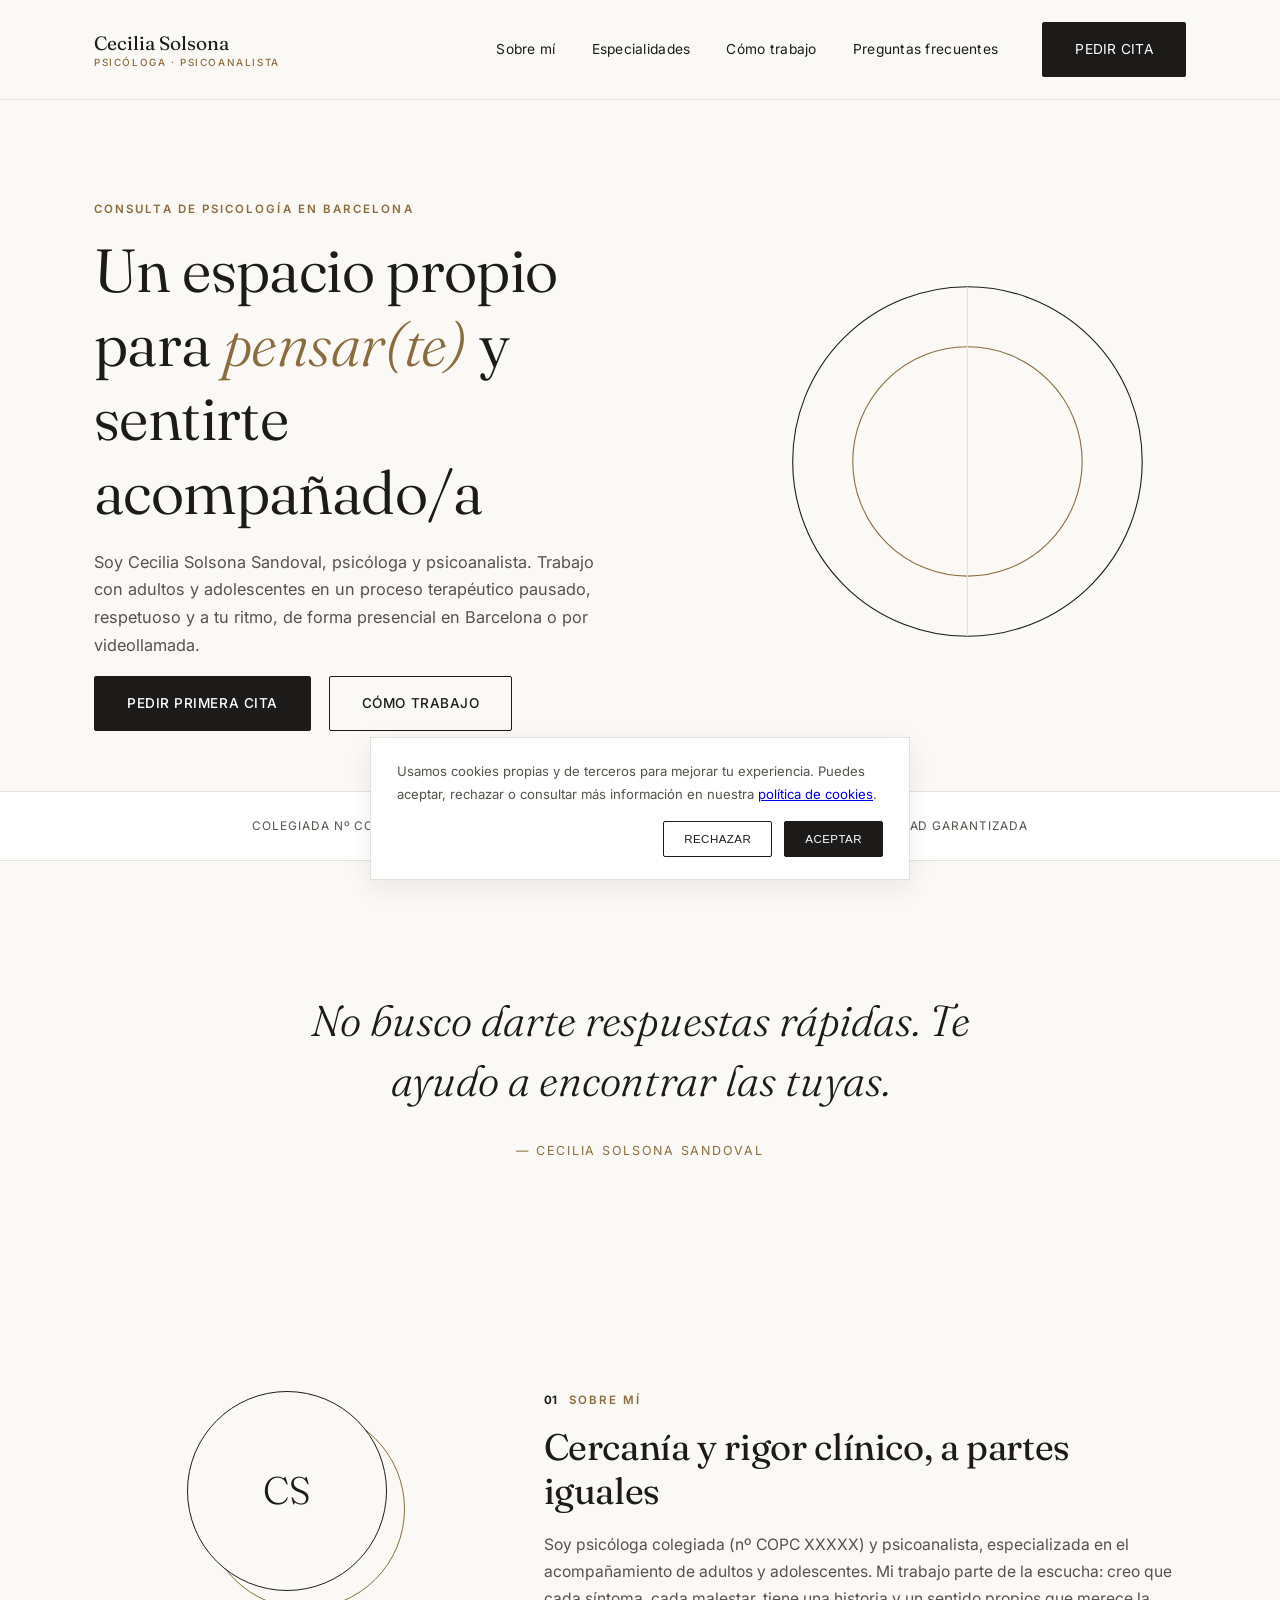
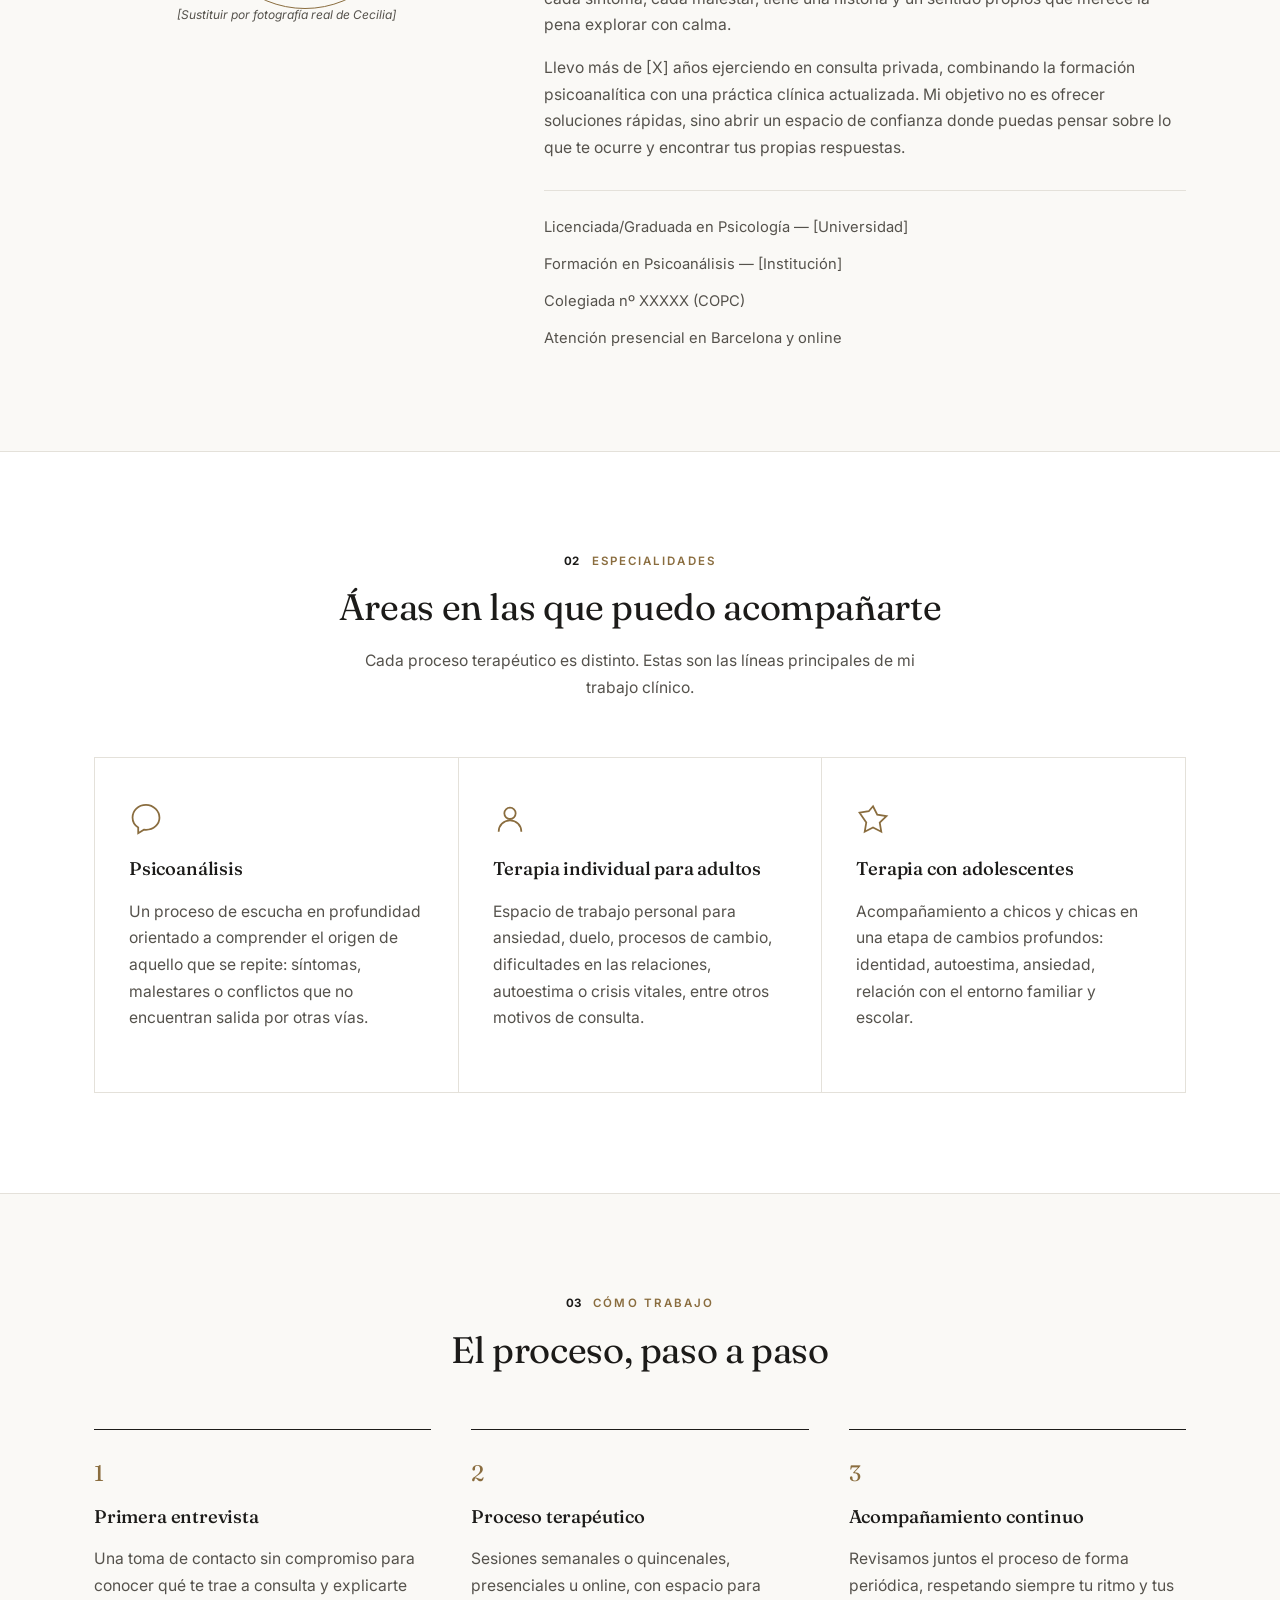
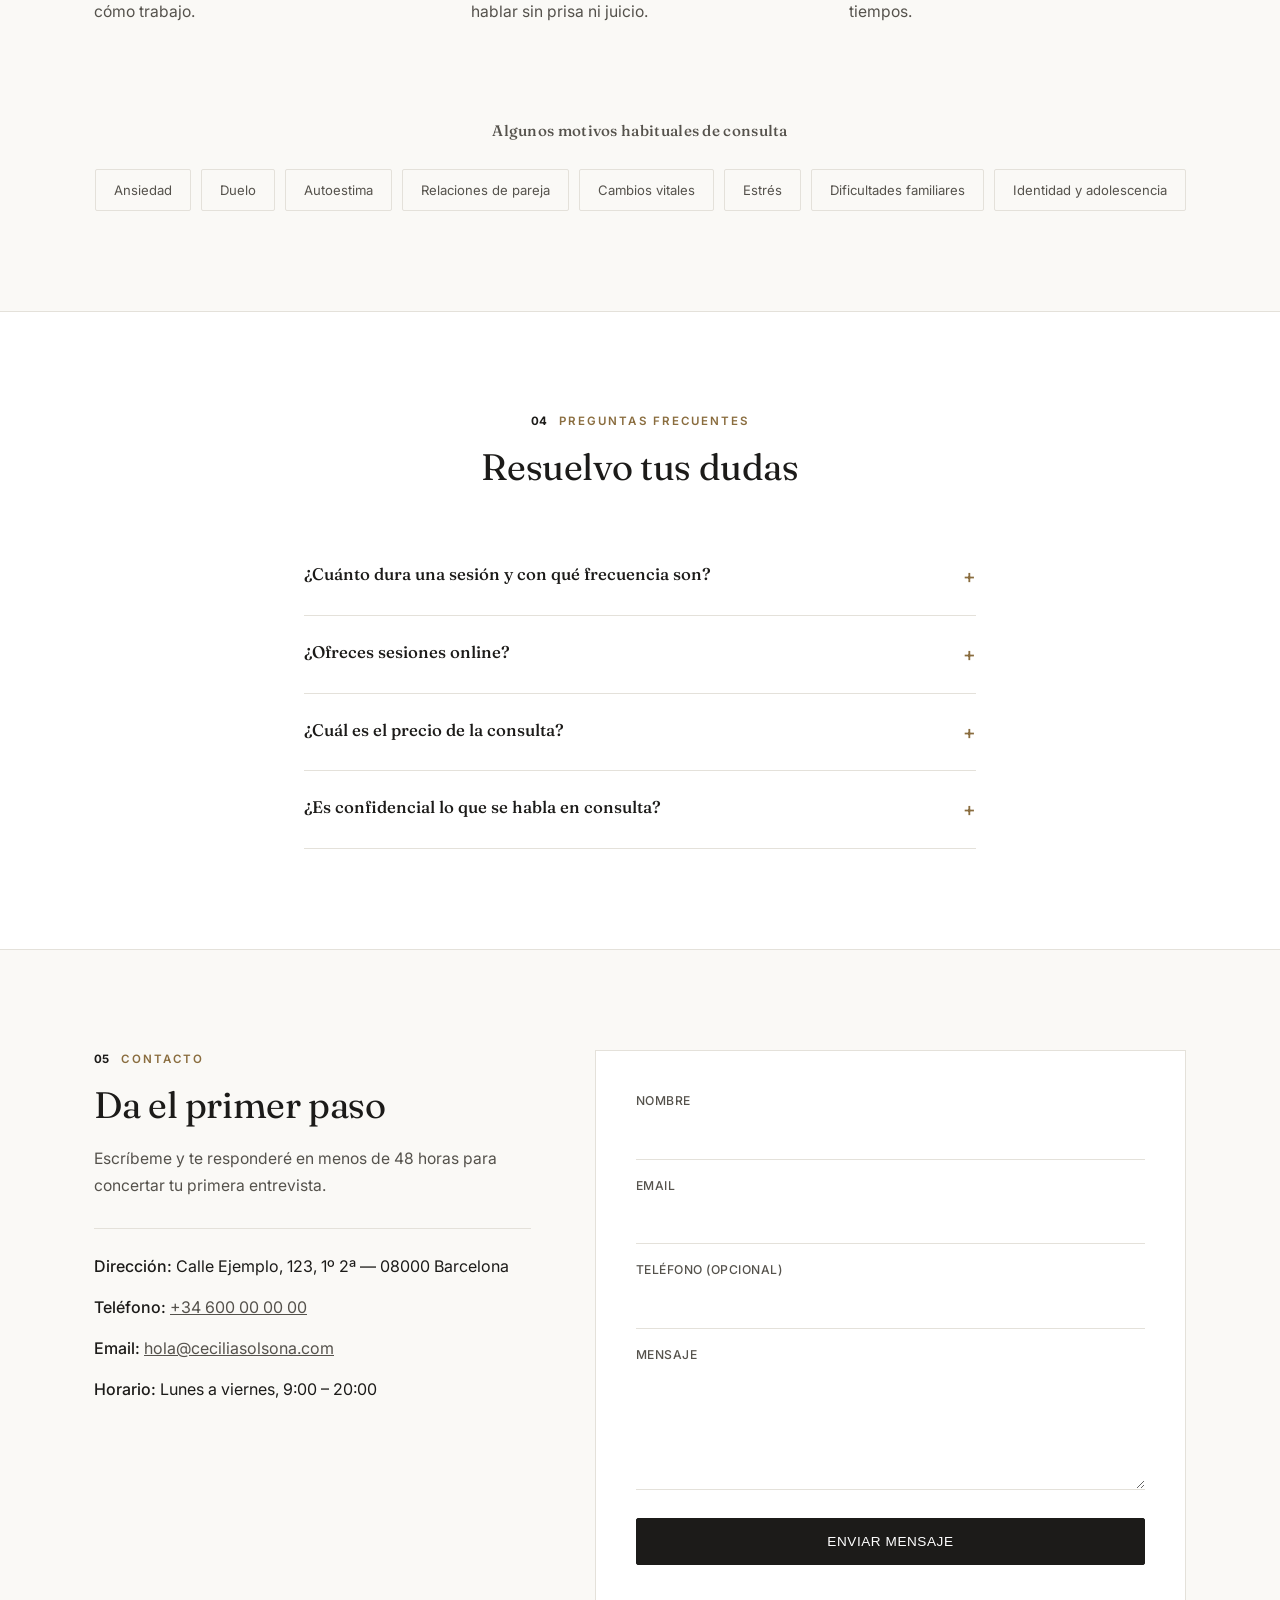
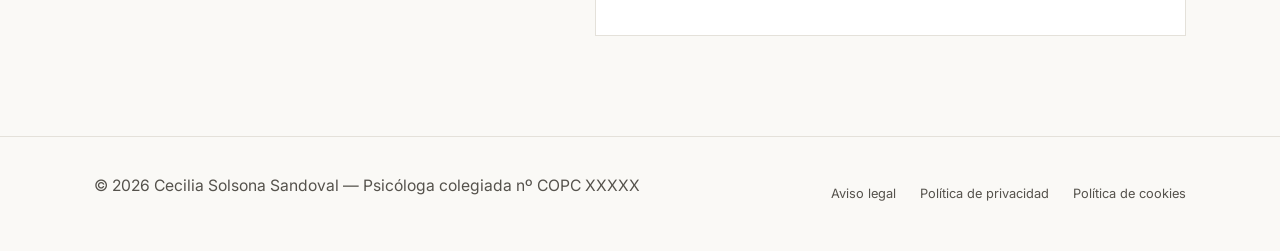
<file: vista-previa_2.html>
<!DOCTYPE html>
<html lang="es">
<head>
<meta charset="UTF-8">
<meta name="viewport" content="width=device-width, initial-scale=1.0">
<title>Cecilia Solsona Sandoval | Psicóloga y Psicoanalista en Barcelona</title>
<meta name="description" content="Consulta de psicología en Barcelona. Cecilia Solsona Sandoval, psicóloga y psicoanalista, ofrece terapia individual para adultos y adolescentes, presencial y online. Pide tu primera cita.">
<meta name="keywords" content="psicóloga Barcelona, psicoanalista Barcelona, terapia individual adultos, terapia adolescentes, psicólogo online, terapia psicoanalítica">
<meta name="author" content="Cecilia Solsona Sandoval">
<link rel="canonical" href="https://www.ceciliasolsona.com/">

<!-- Open Graph / redes sociales -->
<meta property="og:type" content="website">
<meta property="og:title" content="Cecilia Solsona Sandoval | Psicóloga y Psicoanalista en Barcelona">
<meta property="og:description" content="Terapia individual para adultos y adolescentes desde un enfoque psicoanalítico. Consulta presencial en Barcelona y sesiones online.">
<meta property="og:url" content="https://www.ceciliasolsona.com/">
<meta property="og:locale" content="es_ES">
<meta property="og:image" content="https://www.ceciliasolsona.com/img/og-cover.jpg">
<meta name="twitter:card" content="summary_large_image">

<!-- Favicon -->
<link rel="icon" type="image/svg+xml" href="data:image/svg+xml,%3Csvg xmlns='http://www.w3.org/2000/svg' viewBox='0 0 100 100'%3E%3Ccircle cx='50' cy='50' r='48' fill='%231C1B19'/%3E%3Ctext x='50' y='66' font-size='48' text-anchor='middle' fill='%23FAF9F6' font-family='Georgia,serif'%3ECS%3C/text%3E%3C/svg%3E">

<link rel="preconnect" href="https://fonts.googleapis.com">
<link rel="preconnect" href="https://fonts.gstatic.com" crossorigin>
<link href="https://fonts.googleapis.com/css2?family=Fraunces:opsz,wght@9..144,300;9..144,400;9..144,500&family=Inter:wght@400;500;600&display=swap" rel="stylesheet">

<style>
/* =========================================================
   Cecilia Solsona Sandoval — Psicóloga y Psicoanalista
   Estilo: minimalista, elegante y profesional
   ========================================================= */

:root{
  --ivory: #FAF9F6;
  --white: #FFFFFF;
  --line: #E4E1DA;
  --ink: #1C1B19;
  --ink-soft: #55524C;
  --accent: #8A6D3F;     /* bronce apagado, único color de acento */
  --accent-soft: #EFE9DC;

  --font-heading: 'Fraunces', serif;
  --font-body: 'Inter', sans-serif;

  --radius: 2px;
  --shadow: none;
}

*{ box-sizing: border-box; }
html{ scroll-behavior: smooth; }

body{
  margin: 0;
  font-family: var(--font-body);
  color: var(--ink);
  background: var(--ivory);
  line-height: 1.7;
  -webkit-font-smoothing: antialiased;
}

img{ max-width: 100%; display: block; }

.container{
  width: 100%;
  max-width: 1140px;
  margin: 0 auto;
  padding: 0 24px;
}
.container-narrow{ max-width: 720px; }

h1, h2, h3{
  font-family: var(--font-heading);
  font-weight: 400;
  line-height: 1.22;
  margin: 0 0 18px;
  color: var(--ink);
  letter-spacing: -0.01em;
}
h1{ font-size: clamp(2.4rem, 5vw, 3.8rem); font-weight: 350; }
h2{ font-size: clamp(1.7rem, 3vw, 2.3rem); }
h3{ font-size: 1.15rem; font-weight: 500; }

h1 em{
  font-style: italic;
  font-weight: 300;
  color: var(--accent);
}

p{ margin: 0 0 16px; color: var(--ink-soft); font-size: 0.98rem; }

.eyebrow{
  text-transform: uppercase;
  letter-spacing: 0.18em;
  font-size: 0.72rem;
  font-weight: 600;
  color: var(--accent);
  margin-bottom: 14px;
}
.eyebrow-num{
  color: var(--ink);
  font-weight: 700;
  margin-right: 12px;
  letter-spacing: 0.02em;
}
.center{ text-align: center; margin-left: auto; margin-right: auto; }
.section-lead{ max-width: 580px; }
.section-lead.center{ margin-left: auto; margin-right: auto; }

/* ===== Buttons ===== */
.btn{
  display: inline-block;
  padding: 15px 32px;
  border-radius: var(--radius);
  text-decoration: none;
  font-weight: 500;
  font-size: 0.85rem;
  letter-spacing: 0.04em;
  text-transform: uppercase;
  border: 1px solid var(--ink);
  cursor: pointer;
  transition: background .25s ease, border-color .25s ease, color .25s ease, transform .25s ease;
}
.btn:hover{ transform: translateY(-2px); }
.btn-primary{
  background: var(--ink);
  color: var(--white);
}
.btn-primary:hover{ background: var(--accent); border-color: var(--accent); }
.btn-ghost{
  background: transparent;
  border-color: var(--ink);
  color: var(--ink);
}
.btn-ghost:hover{ background: var(--ink); color: var(--white); }
.btn-sm{ padding: 11px 20px; font-size: 0.72rem; }

/* ===== Header ===== */
.site-header{
  position: sticky;
  top: 0;
  z-index: 100;
  background: rgba(250,249,246,0.94);
  backdrop-filter: blur(6px);
  border-bottom: 1px solid var(--line);
}
.header-inner{
  display: flex;
  align-items: center;
  justify-content: space-between;
  padding: 22px 24px;
}
.logo{
  font-family: var(--font-heading);
  font-size: 1.2rem;
  font-weight: 400;
  color: var(--ink);
  text-decoration: none;
  display: flex;
  flex-direction: column;
  line-height: 1.3;
}
.logo span{
  font-family: var(--font-body);
  font-size: 0.62rem;
  letter-spacing: 0.16em;
  text-transform: uppercase;
  color: var(--accent);
  font-weight: 500;
}
.main-nav{
  display: flex;
  align-items: center;
  gap: 36px;
}
.main-nav a{
  text-decoration: none;
  color: var(--ink);
  font-weight: 400;
  font-size: 0.86rem;
  letter-spacing: 0.02em;
  position: relative;
}
.main-nav a:not(.btn)::after{
  content: "";
  position: absolute;
  left: 0;
  right: 100%;
  bottom: -5px;
  height: 1px;
  background: var(--accent);
  transition: right .25s ease;
}
.main-nav a:not(.btn):hover::after{ right: 0; }
.main-nav a:hover{ color: var(--accent); }
.main-nav a.btn{ color: var(--white); }
.main-nav a.btn:hover{ color: var(--white); }
.btn-nav{ margin-left: 8px; }

.nav-toggle{
  display: none;
  flex-direction: column;
  gap: 5px;
  background: none;
  border: none;
  cursor: pointer;
  padding: 8px;
}
.nav-toggle span{
  width: 22px;
  height: 1px;
  background: var(--ink);
}

/* ===== Hero ===== */
.hero{ padding: 100px 0 60px; }
.hero-inner{
  display: grid;
  grid-template-columns: 1.15fr 0.85fr;
  align-items: center;
  gap: 64px;
}
.hero-lead{ font-size: 1.02rem; max-width: 500px; }
.hero-actions{ display: flex; gap: 18px; flex-wrap: wrap; margin-top: 12px; }
.hero-svg{ width: 100%; height: auto; }

/* ===== Trust strip ===== */
.trust-strip{
  border-top: 1px solid var(--line);
  border-bottom: 1px solid var(--line);
  background: var(--white);
}
.trust-inner{
  display: flex;
  flex-wrap: wrap;
  justify-content: center;
  padding: 20px 24px;
}
.trust-inner span{
  font-size: 0.74rem;
  letter-spacing: 0.08em;
  text-transform: uppercase;
  color: var(--ink-soft);
  padding: 4px 28px;
  position: relative;
}
.trust-inner span:not(:last-child)::after{
  content: "";
  position: absolute;
  right: 0;
  top: 50%;
  transform: translateY(-50%);
  width: 1px;
  height: 14px;
  background: var(--line);
}

/* ===== Manifiesto ===== */
.manifesto{ padding: 130px 0; text-align: center; }
.manifesto-text{
  font-family: var(--font-heading);
  font-style: italic;
  font-weight: 300;
  font-size: clamp(1.6rem, 4vw, 2.7rem);
  line-height: 1.4;
  color: var(--ink);
  margin: 0 0 28px;
}
.manifesto-attr{
  font-size: 0.78rem;
  text-transform: uppercase;
  letter-spacing: 0.14em;
  color: var(--accent);
  margin: 0;
}

/* ===== Sections ===== */
.section{ padding: 100px 0; }
.section-alt{ background: var(--white); border-top: 1px solid var(--line); border-bottom: 1px solid var(--line); }

/* ===== About ===== */
.about-inner{
  display: grid;
  grid-template-columns: 0.75fr 1.25fr;
  gap: 64px;
  align-items: start;
}
.about-photo{ position: relative; }
.photo-frame{
  position: absolute;
  top: 18px;
  left: calc(50% + 18px);
  transform: translateX(-50%);
  width: 200px;
  height: 200px;
  border: 1px solid var(--accent);
  border-radius: 50%;
  z-index: 0;
}
.photo-placeholder{
  position: relative;
  z-index: 1;
  width: 200px;
  height: 200px;
  border-radius: 50%;
  background: var(--ivory);
  border: 1px solid var(--ink);
  color: var(--ink);
  font-family: var(--font-heading);
  font-size: 2.4rem;
  font-weight: 300;
  display: flex;
  align-items: center;
  justify-content: center;
  margin: 0 auto;
}
.photo-note{
  text-align: center;
  font-size: 0.75rem;
  color: var(--ink-soft);
  margin-top: 14px;
  font-style: italic;
}
.credentials{
  list-style: none;
  padding: 0;
  margin: 28px 0 0;
  display: flex;
  flex-direction: column;
  gap: 12px;
  border-top: 1px solid var(--line);
  padding-top: 24px;
}
.credentials li{
  padding-left: 0;
  color: var(--ink-soft);
  font-size: 0.92rem;
}
.credentials li::before{
  content: "";
}

/* ===== Cards ===== */
.cards-grid{
  display: grid;
  grid-template-columns: repeat(3, 1fr);
  gap: 1px;
  background: var(--line);
  margin-top: 56px;
  border: 1px solid var(--line);
}
.card{
  background: var(--white);
  border-radius: 0;
  padding: 44px 34px;
  box-shadow: none;
  text-align: left;
  position: relative;
  transition: box-shadow .3s ease, transform .3s ease;
}
.card:hover{
  transform: translateY(-6px);
  box-shadow: 0 20px 32px rgba(28,27,25,0.09);
  z-index: 2;
}
.card-icon{
  width: 34px;
  height: 34px;
  color: var(--accent);
  margin-bottom: 22px;
}
.card-icon svg{ width: 100%; height: 100%; }

/* ===== Steps ===== */
.steps{
  display: grid;
  grid-template-columns: repeat(3, 1fr);
  gap: 40px;
  margin-top: 56px;
}
.step{ text-align: left; padding: 24px 0 0; border-top: 1px solid var(--ink); }
.step-number{
  display: block;
  color: var(--accent);
  font-family: var(--font-heading);
  font-size: 1.4rem;
  font-weight: 400;
  margin-bottom: 14px;
  background: none;
  width: auto;
  height: auto;
  border-radius: 0;
}

.motivos{ margin-top: 80px; text-align: center; }
.motivos-title{ margin-bottom: 28px; font-size: 0.95rem; letter-spacing: 0.02em; color: var(--ink-soft); font-weight: 500; }
.tag-list{
  list-style: none;
  padding: 0;
  margin: 0;
  display: flex;
  flex-wrap: wrap;
  justify-content: center;
  gap: 10px;
}
.tag-list li{
  background: transparent;
  color: var(--ink-soft);
  border: 1px solid var(--line);
  padding: 9px 18px;
  border-radius: var(--radius);
  font-size: 0.82rem;
  font-weight: 400;
}

/* ===== FAQ ===== */
.faq-list{ margin-top: 48px; display: flex; flex-direction: column; }
.faq-item{
  background: transparent;
  border: none;
  border-bottom: 1px solid var(--line);
  padding: 22px 0;
  box-shadow: none;
}
.faq-item summary{
  cursor: pointer;
  font-weight: 500;
  font-family: var(--font-heading);
  font-size: 1.05rem;
  list-style: none;
}
.faq-item summary::-webkit-details-marker{ display: none; }
.faq-item summary::after{
  content: "+";
  float: right;
  color: var(--accent);
  font-size: 1.2rem;
  font-family: var(--font-body);
}
.faq-item[open] summary::after{ content: "–"; }
.faq-item p{ margin-top: 16px; margin-bottom: 0; }

/* ===== Contact ===== */
.contact-inner{
  display: grid;
  grid-template-columns: 0.85fr 1.15fr;
  gap: 64px;
  align-items: start;
}
.contact-details{
  list-style: none;
  padding: 0;
  margin: 28px 0 0;
  display: flex;
  flex-direction: column;
  gap: 14px;
  border-top: 1px solid var(--line);
  padding-top: 24px;
}
.contact-details a{ color: var(--ink-soft); }
.contact-details strong{ color: var(--ink); font-weight: 500; }

.contact-form{
  background: var(--white);
  border: 1px solid var(--line);
  border-radius: 0;
  padding: 40px;
  box-shadow: none;
  display: flex;
  flex-direction: column;
}
.contact-form label{
  font-weight: 500;
  font-size: 0.76rem;
  letter-spacing: 0.04em;
  text-transform: uppercase;
  color: var(--ink-soft);
  margin: 16px 0 8px;
}
.contact-form label:first-child{ margin-top: 0; }
.contact-form input,
.contact-form textarea{
  border: none;
  border-bottom: 1px solid var(--line);
  border-radius: 0;
  padding: 10px 2px;
  font-family: var(--font-body);
  font-size: 0.95rem;
  background: transparent;
  color: var(--ink);
  resize: vertical;
}
.contact-form input:focus,
.contact-form textarea:focus{
  outline: none;
  border-color: var(--ink);
}
.contact-form button{ margin-top: 28px; }
.form-status{ margin-top: 14px; font-size: 0.85rem; color: var(--accent); }

/* ===== Footer ===== */
.site-footer{
  background: var(--ivory);
  color: var(--ink-soft);
  padding: 36px 0;
  border-top: 1px solid var(--line);
}
.footer-inner{
  display: flex;
  flex-wrap: wrap;
  gap: 16px;
  justify-content: space-between;
  align-items: center;
  font-size: 0.8rem;
}
.footer-nav{ display: flex; gap: 24px; }
.footer-nav a{ color: var(--ink-soft); text-decoration: none; }
.footer-nav a:hover{ color: var(--accent); }

/* ===== Cookie banner ===== */
.cookie-banner{
  position: fixed;
  bottom: 20px;
  left: 20px;
  right: 20px;
  max-width: 540px;
  margin: 0 auto;
  background: var(--white);
  border: 1px solid var(--line);
  border-radius: 0;
  box-shadow: 0 8px 24px rgba(28,27,25,0.08);
  padding: 22px 26px;
  z-index: 200;
}
.cookie-banner p{ font-size: 0.82rem; margin-bottom: 16px; }
.cookie-actions{ display: flex; gap: 12px; justify-content: flex-end; }

/* ===== Legal pages ===== */
.legal-page{ padding: 72px 0 100px; }
.legal-page h1{ margin-bottom: 28px; }
.legal-page h2{ font-size: 1.2rem; margin-top: 40px; font-weight: 500; }
.legal-page p, .legal-page li{ color: var(--ink-soft); }

/* ===== Responsive ===== */
@media (max-width: 860px){
  .nav-toggle{ display: flex; }
  .main-nav{
    position: absolute;
    top: 100%;
    left: 0;
    right: 0;
    background: var(--ivory);
    flex-direction: column;
    align-items: flex-start;
    gap: 18px;
    padding: 24px 24px 32px;
    display: none;
    border-bottom: 1px solid var(--line);
  }
  .main-nav.open{ display: flex; }
  .btn-nav{ margin-left: 0; margin-top: 8px; }

  .hero-inner{ grid-template-columns: 1fr; text-align: center; }
  .hero-actions{ justify-content: center; }
  .hero-lead{ margin-left: auto; margin-right: auto; }
  .hero-visual{ order: -1; max-width: 260px; margin: 0 auto; }

  .about-inner{ grid-template-columns: 1fr; }
  .cards-grid{ grid-template-columns: 1fr; }
  .steps{ grid-template-columns: 1fr; }
  .contact-inner{ grid-template-columns: 1fr; }

  .footer-inner{ flex-direction: column; text-align: center; }

  .trust-inner{ flex-direction: column; align-items: center; gap: 10px; }
  .trust-inner span{ padding: 0; }
  .trust-inner span::after{ display: none; }

  .photo-frame{ left: calc(50% + 10px); top: 10px; }
}

/* ===== Reveal on scroll ===== */
.reveal{
  opacity: 0;
  transform: translateY(26px);
  transition: opacity .8s ease, transform .8s ease;
}
.reveal.is-visible{
  opacity: 1;
  transform: none;
}
.reveal-d1{ transition-delay: .1s; }
.reveal-d2{ transition-delay: .2s; }
.reveal-d3{ transition-delay: .3s; }

@media (prefers-reduced-motion: reduce){
  .reveal{ opacity: 1 !important; transform: none !important; transition: none !important; }
  .btn:hover{ transform: none; }
  .card:hover{ transform: none; }
}

</style>

<!-- Datos estructurados SEO local -->
<script type="application/ld+json">
{
  "@context": "https://schema.org",
  "@type": "Psychologist",
  "name": "Cecilia Solsona Sandoval",
  "image": "https://www.ceciliasolsona.com/img/cecilia-solsona.jpg",
  "url": "https://www.ceciliasolsona.com/",
  "telephone": "+34-600-000-000",
  "priceRange": "€€",
  "address": {
    "@type": "PostalAddress",
    "streetAddress": "Calle Ejemplo, 123, 1º 2ª",
    "addressLocality": "Barcelona",
    "addressRegion": "Barcelona",
    "postalCode": "08000",
    "addressCountry": "ES"
  },
  "areaServed": "Barcelona",
  "medicalSpecialty": "Psychiatric",
  "openingHours": "Mo-Fr 09:00-20:00"
}
</script>
</head>
<body>

<!-- ===== HEADER ===== -->
<header class="site-header" id="header">
  <div class="container header-inner">
    <a href="#inicio" class="logo">Cecilia Solsona <span>Psicóloga · Psicoanalista</span></a>

    <button class="nav-toggle" id="navToggle" aria-label="Abrir menú" aria-expanded="false">
      <span></span><span></span><span></span>
    </button>

    <nav class="main-nav" id="mainNav">
      <a href="#sobre-mi">Sobre mí</a>
      <a href="#especialidades">Especialidades</a>
      <a href="#como-trabajo">Cómo trabajo</a>
      <a href="#faq">Preguntas frecuentes</a>
      <a href="#contacto" class="btn btn-primary btn-nav">Pedir cita</a>
    </nav>
  </div>
</header>

<main>

  <!-- ===== HERO ===== -->
  <section class="hero" id="inicio">
    <div class="container hero-inner">
      <div class="hero-text">
        <p class="eyebrow reveal">Consulta de psicología en Barcelona</p>
        <h1 class="reveal reveal-d1">Un espacio propio para <em>pensar(te)</em> y sentirte acompañado/a</h1>
        <p class="hero-lead reveal reveal-d2">Soy Cecilia Solsona Sandoval, psicóloga y psicoanalista. Trabajo con adultos y adolescentes en un proceso terapéutico pausado, respetuoso y a tu ritmo, de forma presencial en Barcelona o por videollamada.</p>
        <div class="hero-actions reveal reveal-d3">
          <a href="#contacto" class="btn btn-primary">Pedir primera cita</a>
          <a href="#como-trabajo" class="btn btn-ghost">Cómo trabajo</a>
        </div>
      </div>
      <div class="hero-visual reveal reveal-d2" aria-hidden="true">
        <svg viewBox="0 0 400 400" class="hero-svg">
          <circle cx="200" cy="200" r="160" fill="none" stroke="#1C1B19" stroke-width="1"/>
          <circle cx="200" cy="200" r="105" fill="none" stroke="#8A6D3F" stroke-width="1"/>
          <line x1="200" y1="40" x2="200" y2="360" stroke="#E4E1DA" stroke-width="1"/>
        </svg>
      </div>
    </div>
  </section>

  <!-- ===== TIRA DE CONFIANZA ===== -->
  <div class="trust-strip">
    <div class="container trust-inner">
      <span>Colegiada nº COPC XXXXX</span>
      <span>+[X] años de experiencia clínica</span>
      <span>Confidencialidad garantizada</span>
    </div>
  </div>

  <!-- ===== MANIFIESTO ===== -->
  <section class="manifesto">
    <div class="container container-narrow">
      <p class="manifesto-text reveal">No busco darte respuestas rápidas. Te ayudo a encontrar las tuyas.</p>
      <p class="manifesto-attr reveal reveal-d1">— Cecilia Solsona Sandoval</p>
    </div>
  </section>

  <!-- ===== SOBRE MÍ ===== -->
  <section class="section" id="sobre-mi">
    <div class="container about-inner">
      <div class="about-photo reveal">
        <div class="photo-frame" aria-hidden="true"></div>
        <div class="photo-placeholder" aria-hidden="true">CS</div>
        <p class="photo-note">[Sustituir por fotografía real de Cecilia]</p>
      </div>
      <div class="about-text reveal reveal-d1">
        <p class="eyebrow"><span class="eyebrow-num">01</span>Sobre mí</p>
        <h2>Cercanía y rigor clínico, a partes iguales</h2>
        <p>Soy psicóloga colegiada (nº COPC XXXXX) y psicoanalista, especializada en el acompañamiento de adultos y adolescentes. Mi trabajo parte de la escucha: creo que cada síntoma, cada malestar, tiene una historia y un sentido propios que merece la pena explorar con calma.</p>
        <p>Llevo más de [X] años ejerciendo en consulta privada, combinando la formación psicoanalítica con una práctica clínica actualizada. Mi objetivo no es ofrecer soluciones rápidas, sino abrir un espacio de confianza donde puedas pensar sobre lo que te ocurre y encontrar tus propias respuestas.</p>
        <ul class="credentials">
          <li>Licenciada/Graduada en Psicología — [Universidad]</li>
          <li>Formación en Psicoanálisis — [Institución]</li>
          <li>Colegiada nº XXXXX (COPC)</li>
          <li>Atención presencial en Barcelona y online</li>
        </ul>
      </div>
    </div>
  </section>

  <!-- ===== ESPECIALIDADES ===== -->
  <section class="section section-alt" id="especialidades">
    <div class="container">
      <p class="eyebrow center"><span class="eyebrow-num">02</span>Especialidades</p>
      <h2 class="center">Áreas en las que puedo acompañarte</h2>
      <p class="section-lead center">Cada proceso terapéutico es distinto. Estas son las líneas principales de mi trabajo clínico.</p>

      <div class="cards-grid">
        <article class="card reveal">
          <div class="card-icon" aria-hidden="true">
            <svg viewBox="0 0 48 48"><path d="M24 4C13 4 5 12 5 22c0 6 3 11 8 14v8l8-5c1 .2 2 .2 3 .2 11 0 19-8 19-17S35 4 24 4z" fill="none" stroke="currentColor" stroke-width="2.5"/></svg>
          </div>
          <h3>Psicoanálisis</h3>
          <p>Un proceso de escucha en profundidad orientado a comprender el origen de aquello que se repite: síntomas, malestares o conflictos que no encuentran salida por otras vías.</p>
        </article>

        <article class="card reveal reveal-d1">
          <div class="card-icon" aria-hidden="true">
            <svg viewBox="0 0 48 48"><circle cx="24" cy="16" r="8" fill="none" stroke="currentColor" stroke-width="2.5"/><path d="M8 42c0-9 7-16 16-16s16 7 16 16" fill="none" stroke="currentColor" stroke-width="2.5"/></svg>
          </div>
          <h3>Terapia individual para adultos</h3>
          <p>Espacio de trabajo personal para ansiedad, duelo, procesos de cambio, dificultades en las relaciones, autoestima o crisis vitales, entre otros motivos de consulta.</p>
        </article>

        <article class="card reveal reveal-d2">
          <div class="card-icon" aria-hidden="true">
            <svg viewBox="0 0 48 48"><path d="M24 6l6 12 13 2-9.5 9 2.2 13L24 36l-11.7 6 2.2-13L5 15l13-2z" fill="none" stroke="currentColor" stroke-width="2.5"/></svg>
          </div>
          <h3>Terapia con adolescentes</h3>
          <p>Acompañamiento a chicos y chicas en una etapa de cambios profundos: identidad, autoestima, ansiedad, relación con el entorno familiar y escolar.</p>
        </article>
      </div>
    </div>
  </section>

  <!-- ===== CÓMO TRABAJO ===== -->
  <section class="section" id="como-trabajo">
    <div class="container">
      <p class="eyebrow center"><span class="eyebrow-num">03</span>Cómo trabajo</p>
      <h2 class="center">El proceso, paso a paso</h2>

      <div class="steps">
        <div class="step reveal">
          <span class="step-number">1</span>
          <h3>Primera entrevista</h3>
          <p>Una toma de contacto sin compromiso para conocer qué te trae a consulta y explicarte cómo trabajo.</p>
        </div>
        <div class="step reveal reveal-d1">
          <span class="step-number">2</span>
          <h3>Proceso terapéutico</h3>
          <p>Sesiones semanales o quincenales, presenciales u online, con espacio para hablar sin prisa ni juicio.</p>
        </div>
        <div class="step reveal reveal-d2">
          <span class="step-number">3</span>
          <h3>Acompañamiento continuo</h3>
          <p>Revisamos juntos el proceso de forma periódica, respetando siempre tu ritmo y tus tiempos.</p>
        </div>
      </div>

      <div class="motivos reveal">
        <h3 class="motivos-title">Algunos motivos habituales de consulta</h3>
        <ul class="tag-list">
          <li>Ansiedad</li>
          <li>Duelo</li>
          <li>Autoestima</li>
          <li>Relaciones de pareja</li>
          <li>Cambios vitales</li>
          <li>Estrés</li>
          <li>Dificultades familiares</li>
          <li>Identidad y adolescencia</li>
        </ul>
      </div>
    </div>
  </section>

  <!-- ===== FAQ ===== -->
  <section class="section section-alt" id="faq">
    <div class="container container-narrow">
      <p class="eyebrow center"><span class="eyebrow-num">04</span>Preguntas frecuentes</p>
      <h2 class="center">Resuelvo tus dudas</h2>

      <div class="faq-list reveal">
        <details class="faq-item">
          <summary>¿Cuánto dura una sesión y con qué frecuencia son?</summary>
          <p>Las sesiones tienen una duración aproximada de 45-50 minutos. La frecuencia habitual es semanal, aunque se puede ajustar según cada proceso.</p>
        </details>
        <details class="faq-item">
          <summary>¿Ofreces sesiones online?</summary>
          <p>Sí, además de la consulta presencial en Barcelona, realizo sesiones por videollamada para quienes lo necesiten.</p>
        </details>
        <details class="faq-item">
          <summary>¿Cuál es el precio de la consulta?</summary>
          <p>El precio de la primera entrevista y de las sesiones se indica en el primer contacto, adaptándonos cuando es posible a cada situación. [Completar con tarifas reales]</p>
        </details>
        <details class="faq-item">
          <summary>¿Es confidencial lo que se habla en consulta?</summary>
          <p>Sí. Todo el proceso está sujeto al secreto profesional, conforme al código deontológico de la profesión.</p>
        </details>
      </div>
    </div>
  </section>

  <!-- ===== CONTACTO ===== -->
  <section class="section" id="contacto">
    <div class="container contact-inner">
      <div class="contact-info reveal">
        <p class="eyebrow"><span class="eyebrow-num">05</span>Contacto</p>
        <h2>Da el primer paso</h2>
        <p class="section-lead">Escríbeme y te responderé en menos de 48 horas para concertar tu primera entrevista.</p>

        <ul class="contact-details">
          <li><strong>Dirección:</strong> Calle Ejemplo, 123, 1º 2ª — 08000 Barcelona</li>
          <li><strong>Teléfono:</strong> <a href="tel:+34600000000">+34 600 00 00 00</a></li>
          <li><strong>Email:</strong> <a href="mailto:hola@ceciliasolsona.com">hola@ceciliasolsona.com</a></li>
          <li><strong>Horario:</strong> Lunes a viernes, 9:00 – 20:00</li>
        </ul>
      </div>

      <form class="contact-form reveal reveal-d1" id="contactForm">
        <!-- Este formulario necesita conectarse a un servicio de envío (ver guía de despliegue) -->
        <label for="nombre">Nombre</label>
        <input type="text" id="nombre" name="nombre" required>

        <label for="email">Email</label>
        <input type="email" id="email" name="email" required>

        <label for="telefono">Teléfono (opcional)</label>
        <input type="tel" id="telefono" name="telefono">

        <label for="mensaje">Mensaje</label>
        <textarea id="mensaje" name="mensaje" rows="5" required></textarea>

        <button type="submit" class="btn btn-primary">Enviar mensaje</button>
        <p class="form-status" id="formStatus" role="status"></p>
      </form>
    </div>
  </section>

</main>

<!-- ===== FOOTER ===== -->
<footer class="site-footer">
  <div class="container footer-inner">
    <p>&copy; <span id="year"></span> Cecilia Solsona Sandoval — Psicóloga colegiada nº COPC XXXXX</p>
    <nav class="footer-nav">
      <a href="aviso-legal.html">Aviso legal</a>
      <a href="politica-privacidad.html">Política de privacidad</a>
      <a href="politica-cookies.html">Política de cookies</a>
    </nav>
  </div>
</footer>

<!-- ===== AVISO DE COOKIES ===== -->
<div class="cookie-banner" id="cookieBanner" hidden>
  <p>Usamos cookies propias y de terceros para mejorar tu experiencia. Puedes aceptar, rechazar o consultar más información en nuestra <a href="politica-cookies.html">política de cookies</a>.</p>
  <div class="cookie-actions">
    <button id="cookieReject" class="btn btn-ghost btn-sm">Rechazar</button>
    <button id="cookieAccept" class="btn btn-primary btn-sm">Aceptar</button>
  </div>
</div>

<script>
// =========================================================
// Cecilia Solsona Sandoval — script principal del sitio
// =========================================================

document.addEventListener('DOMContentLoaded', function () {

  // Año dinámico en el footer
  var yearEl = document.getElementById('year');
  if (yearEl) yearEl.textContent = new Date().getFullYear();

  // Menú móvil
  var toggle = document.getElementById('navToggle');
  var nav = document.getElementById('mainNav');
  if (toggle && nav) {
    toggle.addEventListener('click', function () {
      var isOpen = nav.classList.toggle('open');
      toggle.setAttribute('aria-expanded', isOpen ? 'true' : 'false');
    });
    // Cierra el menú al pulsar un enlace (en móvil)
    nav.querySelectorAll('a').forEach(function (link) {
      link.addEventListener('click', function () {
        nav.classList.remove('open');
        toggle.setAttribute('aria-expanded', 'false');
      });
    });
  }

  // Formulario de contacto
  // NOTA: este formulario aún no envía correos. Conéctalo a un servicio como
  // Formspree, Web3Forms o similar (ver guía de despliegue incluida).
  var form = document.getElementById('contactForm');
  var status = document.getElementById('formStatus');
  if (form) {
    form.addEventListener('submit', function (e) {
      e.preventDefault();
      status.textContent = 'Gracias por tu mensaje. Te responderé lo antes posible.';
      form.reset();
    });
  }

  // Aviso de cookies (usa una cookie propia, no localStorage)
  function getCookie(name) {
    var match = document.cookie.match(new RegExp('(^| )' + name + '=([^;]+)'));
    return match ? match[2] : null;
  }
  function setCookie(name, value, days) {
    var expires = new Date(Date.now() + days * 864e5).toUTCString();
    document.cookie = name + '=' + value + '; expires=' + expires + '; path=/';
  }

  var banner = document.getElementById('cookieBanner');
  var acceptBtn = document.getElementById('cookieAccept');
  var rejectBtn = document.getElementById('cookieReject');

  if (banner && !getCookie('cookie_consent')) {
    banner.hidden = false;
  }
  if (acceptBtn) {
    acceptBtn.addEventListener('click', function () {
      setCookie('cookie_consent', 'accepted', 365);
      banner.hidden = true;
    });
  }
  if (rejectBtn) {
    rejectBtn.addEventListener('click', function () {
      setCookie('cookie_consent', 'rejected', 365);
      banner.hidden = true;
    });
  }

  // Animación de aparición al hacer scroll
  var reveals = document.querySelectorAll('.reveal');
  var prefersReducedMotion = window.matchMedia && window.matchMedia('(prefers-reduced-motion: reduce)').matches;

  if (!reveals.length) return;

  if (prefersReducedMotion || !('IntersectionObserver' in window)) {
    reveals.forEach(function (el) { el.classList.add('is-visible'); });
    return;
  }

  var observer = new IntersectionObserver(function (entries, obs) {
    entries.forEach(function (entry) {
      if (entry.isIntersecting) {
        entry.target.classList.add('is-visible');
        obs.unobserve(entry.target);
      }
    });
  }, { threshold: 0.15, rootMargin: '0px 0px -40px 0px' });

  reveals.forEach(function (el) { observer.observe(el); });
});

</script>
</body>
</html>
</file>
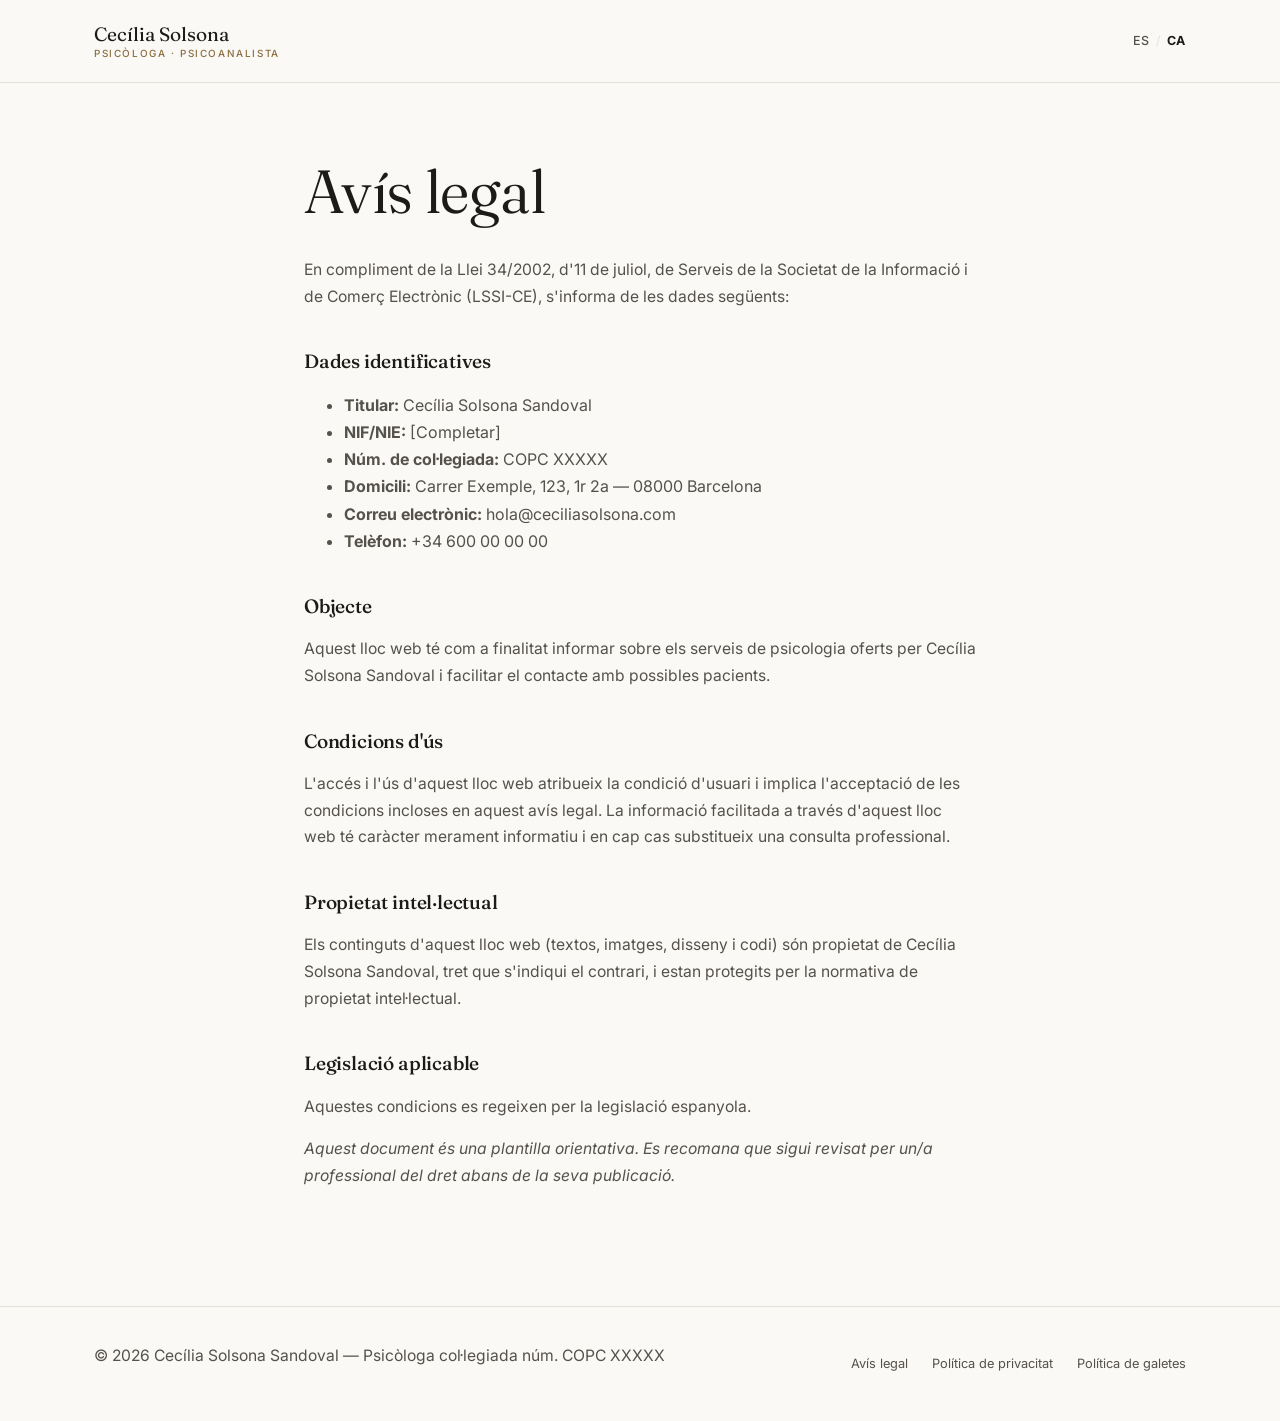
<file: ca/aviso-legal.html>
<!DOCTYPE html>
<html lang="ca">
<head>
<meta charset="UTF-8">
<meta name="viewport" content="width=device-width, initial-scale=1.0">
<title>Avís legal | Cecília Solsona Sandoval</title>
<meta name="description" content="Avís legal del lloc web de Cecília Solsona Sandoval, psicòloga a Barcelona.">
<meta name="robots" content="noindex, follow">
<link rel="canonical" href="https://www.ceciliasolsona.com/ca/aviso-legal.html">
<link rel="alternate" hreflang="es" href="https://www.ceciliasolsona.com/aviso-legal.html">
<link rel="alternate" hreflang="ca" href="https://www.ceciliasolsona.com/ca/aviso-legal.html">
<link href="https://fonts.googleapis.com/css2?family=Fraunces:opsz,wght@9..144,300;9..144,400;9..144,500&family=Inter:wght@400;500;600&display=swap" rel="stylesheet">
<link rel="stylesheet" href="../css/style.css">
</head>
<body>

<header class="site-header">
  <div class="container header-inner">
    <a href="index.html" class="logo">Cecília Solsona <span>Psicòloga · Psicoanalista</span></a>
    <div class="lang-switch">
      <a href="../aviso-legal.html">ES</a><span>/</span><a href="aviso-legal.html" class="lang-current">CA</a>
    </div>
  </div>
</header>

<main class="legal-page">
  <div class="container container-narrow">
    <h1>Avís legal</h1>

    <p>En compliment de la Llei 34/2002, d'11 de juliol, de Serveis de la Societat de la Informació i de Comerç Electrònic (LSSI-CE), s'informa de les dades següents:</p>

    <h2>Dades identificatives</h2>
    <ul>
      <li><strong>Titular:</strong> Cecília Solsona Sandoval</li>
      <li><strong>NIF/NIE:</strong> [Completar]</li>
      <li><strong>Núm. de col·legiada:</strong> COPC XXXXX</li>
      <li><strong>Domicili:</strong> Carrer Exemple, 123, 1r 2a — 08000 Barcelona</li>
      <li><strong>Correu electrònic:</strong> hola@ceciliasolsona.com</li>
      <li><strong>Telèfon:</strong> +34 600 00 00 00</li>
    </ul>

    <h2>Objecte</h2>
    <p>Aquest lloc web té com a finalitat informar sobre els serveis de psicologia oferts per Cecília Solsona Sandoval i facilitar el contacte amb possibles pacients.</p>

    <h2>Condicions d'ús</h2>
    <p>L'accés i l'ús d'aquest lloc web atribueix la condició d'usuari i implica l'acceptació de les condicions incloses en aquest avís legal. La informació facilitada a través d'aquest lloc web té caràcter merament informatiu i en cap cas substitueix una consulta professional.</p>

    <h2>Propietat intel·lectual</h2>
    <p>Els continguts d'aquest lloc web (textos, imatges, disseny i codi) són propietat de Cecília Solsona Sandoval, tret que s'indiqui el contrari, i estan protegits per la normativa de propietat intel·lectual.</p>

    <h2>Legislació aplicable</h2>
    <p>Aquestes condicions es regeixen per la legislació espanyola.</p>

    <p><em>Aquest document és una plantilla orientativa. Es recomana que sigui revisat per un/a professional del dret abans de la seva publicació.</em></p>
  </div>
</main>

<footer class="site-footer">
  <div class="container footer-inner">
    <p>&copy; <span id="year"></span> Cecília Solsona Sandoval — Psicòloga col·legiada núm. COPC XXXXX</p>
    <nav class="footer-nav">
      <a href="aviso-legal.html">Avís legal</a>
      <a href="politica-privacidad.html">Política de privacitat</a>
      <a href="politica-cookies.html">Política de galetes</a>
    </nav>
  </div>
</footer>

<script src="../js/script.js"></script>
</body>
</html>
</file>
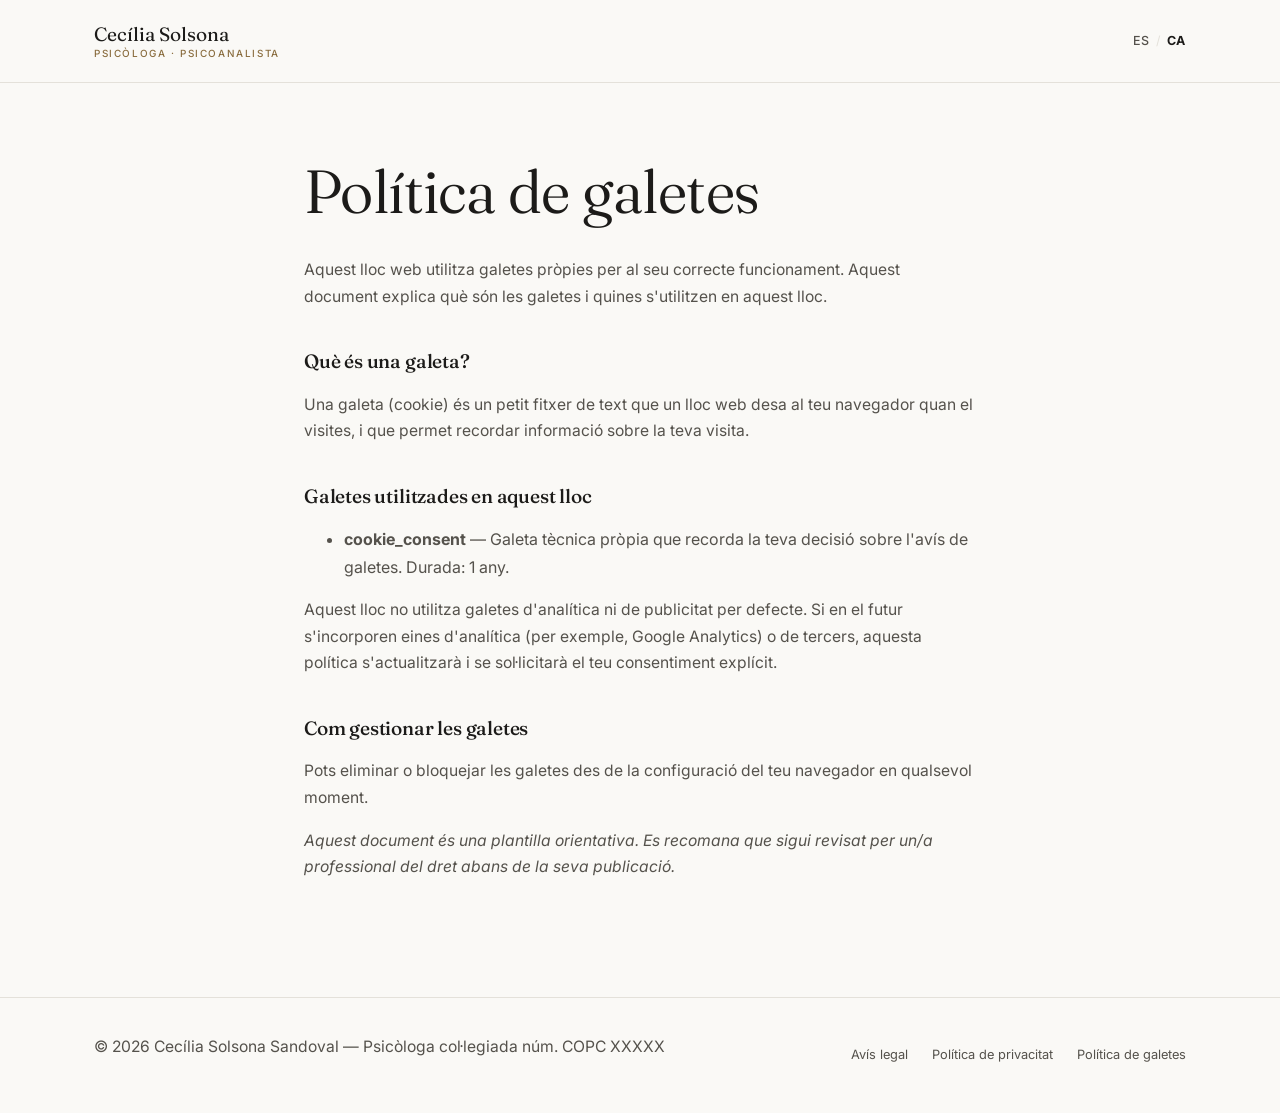
<file: ca/politica-cookies.html>
<!DOCTYPE html>
<html lang="ca">
<head>
<meta charset="UTF-8">
<meta name="viewport" content="width=device-width, initial-scale=1.0">
<title>Política de galetes | Cecília Solsona Sandoval</title>
<meta name="description" content="Política de galetes del lloc web de Cecília Solsona Sandoval, psicòloga a Barcelona.">
<meta name="robots" content="noindex, follow">
<link rel="canonical" href="https://www.ceciliasolsona.com/ca/politica-cookies.html">
<link rel="alternate" hreflang="es" href="https://www.ceciliasolsona.com/politica-cookies.html">
<link rel="alternate" hreflang="ca" href="https://www.ceciliasolsona.com/ca/politica-cookies.html">
<link href="https://fonts.googleapis.com/css2?family=Fraunces:opsz,wght@9..144,300;9..144,400;9..144,500&family=Inter:wght@400;500;600&display=swap" rel="stylesheet">
<link rel="stylesheet" href="../css/style.css">
</head>
<body>

<header class="site-header">
  <div class="container header-inner">
    <a href="index.html" class="logo">Cecília Solsona <span>Psicòloga · Psicoanalista</span></a>
    <div class="lang-switch">
      <a href="../politica-cookies.html">ES</a><span>/</span><a href="politica-cookies.html" class="lang-current">CA</a>
    </div>
  </div>
</header>

<main class="legal-page">
  <div class="container container-narrow">
    <h1>Política de galetes</h1>

    <p>Aquest lloc web utilitza galetes pròpies per al seu correcte funcionament. Aquest document explica què són les galetes i quines s'utilitzen en aquest lloc.</p>

    <h2>Què és una galeta?</h2>
    <p>Una galeta (cookie) és un petit fitxer de text que un lloc web desa al teu navegador quan el visites, i que permet recordar informació sobre la teva visita.</p>

    <h2>Galetes utilitzades en aquest lloc</h2>
    <ul>
      <li><strong>cookie_consent</strong> — Galeta tècnica pròpia que recorda la teva decisió sobre l'avís de galetes. Durada: 1 any.</li>
    </ul>
    <p>Aquest lloc no utilitza galetes d'analítica ni de publicitat per defecte. Si en el futur s'incorporen eines d'analítica (per exemple, Google Analytics) o de tercers, aquesta política s'actualitzarà i se sol·licitarà el teu consentiment explícit.</p>

    <h2>Com gestionar les galetes</h2>
    <p>Pots eliminar o bloquejar les galetes des de la configuració del teu navegador en qualsevol moment.</p>

    <p><em>Aquest document és una plantilla orientativa. Es recomana que sigui revisat per un/a professional del dret abans de la seva publicació.</em></p>
  </div>
</main>

<footer class="site-footer">
  <div class="container footer-inner">
    <p>&copy; <span id="year"></span> Cecília Solsona Sandoval — Psicòloga col·legiada núm. COPC XXXXX</p>
    <nav class="footer-nav">
      <a href="aviso-legal.html">Avís legal</a>
      <a href="politica-privacidad.html">Política de privacitat</a>
      <a href="politica-cookies.html">Política de galetes</a>
    </nav>
  </div>
</footer>

<script src="../js/script.js"></script>
</body>
</html>
</file>
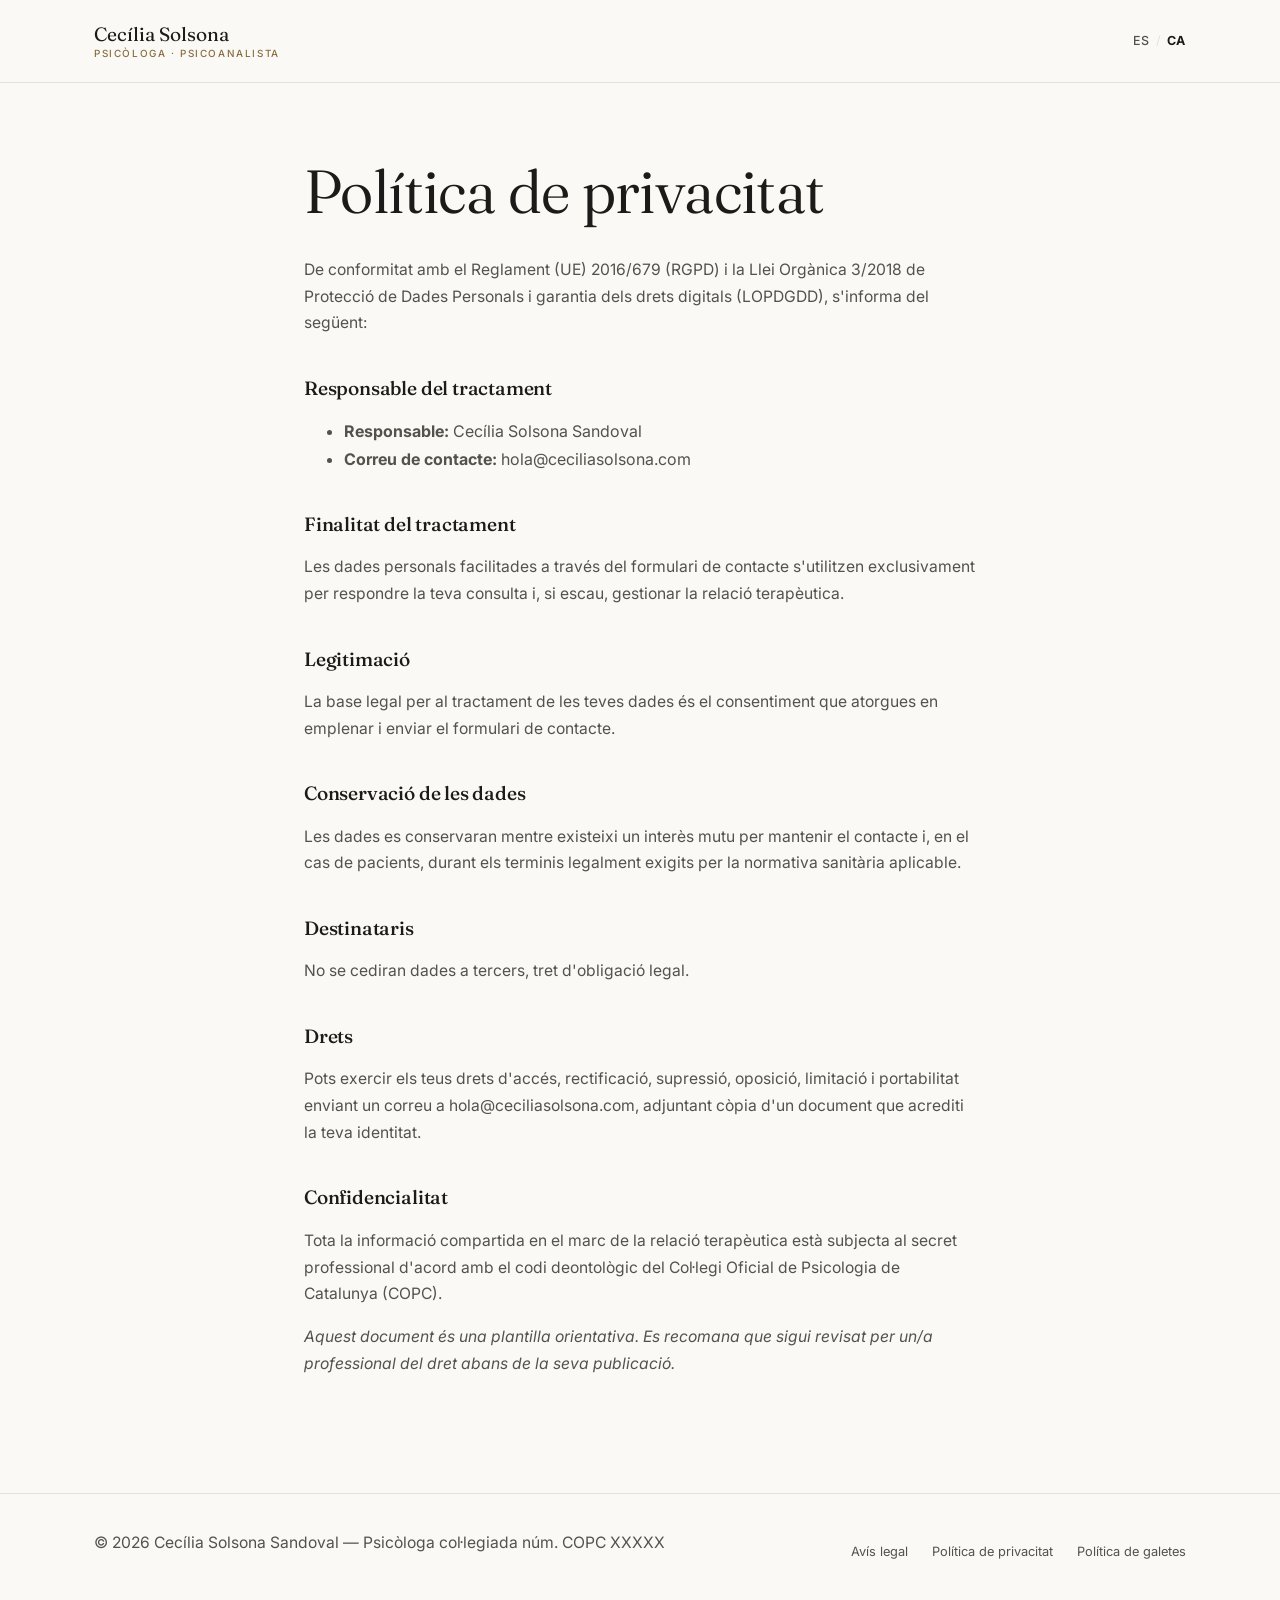
<file: ca/politica-privacidad.html>
<!DOCTYPE html>
<html lang="ca">
<head>
<meta charset="UTF-8">
<meta name="viewport" content="width=device-width, initial-scale=1.0">
<title>Política de privacitat | Cecília Solsona Sandoval</title>
<meta name="description" content="Política de privacitat i protecció de dades del lloc web de Cecília Solsona Sandoval, psicòloga a Barcelona.">
<meta name="robots" content="noindex, follow">
<link rel="canonical" href="https://www.ceciliasolsona.com/ca/politica-privacidad.html">
<link rel="alternate" hreflang="es" href="https://www.ceciliasolsona.com/politica-privacidad.html">
<link rel="alternate" hreflang="ca" href="https://www.ceciliasolsona.com/ca/politica-privacidad.html">
<link href="https://fonts.googleapis.com/css2?family=Fraunces:opsz,wght@9..144,300;9..144,400;9..144,500&family=Inter:wght@400;500;600&display=swap" rel="stylesheet">
<link rel="stylesheet" href="../css/style.css">
</head>
<body>

<header class="site-header">
  <div class="container header-inner">
    <a href="index.html" class="logo">Cecília Solsona <span>Psicòloga · Psicoanalista</span></a>
    <div class="lang-switch">
      <a href="../politica-privacidad.html">ES</a><span>/</span><a href="politica-privacidad.html" class="lang-current">CA</a>
    </div>
  </div>
</header>

<main class="legal-page">
  <div class="container container-narrow">
    <h1>Política de privacitat</h1>

    <p>De conformitat amb el Reglament (UE) 2016/679 (RGPD) i la Llei Orgànica 3/2018 de Protecció de Dades Personals i garantia dels drets digitals (LOPDGDD), s'informa del següent:</p>

    <h2>Responsable del tractament</h2>
    <ul>
      <li><strong>Responsable:</strong> Cecília Solsona Sandoval</li>
      <li><strong>Correu de contacte:</strong> hola@ceciliasolsona.com</li>
    </ul>

    <h2>Finalitat del tractament</h2>
    <p>Les dades personals facilitades a través del formulari de contacte s'utilitzen exclusivament per respondre la teva consulta i, si escau, gestionar la relació terapèutica.</p>

    <h2>Legitimació</h2>
    <p>La base legal per al tractament de les teves dades és el consentiment que atorgues en emplenar i enviar el formulari de contacte.</p>

    <h2>Conservació de les dades</h2>
    <p>Les dades es conservaran mentre existeixi un interès mutu per mantenir el contacte i, en el cas de pacients, durant els terminis legalment exigits per la normativa sanitària aplicable.</p>

    <h2>Destinataris</h2>
    <p>No se cediran dades a tercers, tret d'obligació legal.</p>

    <h2>Drets</h2>
    <p>Pots exercir els teus drets d'accés, rectificació, supressió, oposició, limitació i portabilitat enviant un correu a hola@ceciliasolsona.com, adjuntant còpia d'un document que acrediti la teva identitat.</p>

    <h2>Confidencialitat</h2>
    <p>Tota la informació compartida en el marc de la relació terapèutica està subjecta al secret professional d'acord amb el codi deontològic del Col·legi Oficial de Psicologia de Catalunya (COPC).</p>

    <p><em>Aquest document és una plantilla orientativa. Es recomana que sigui revisat per un/a professional del dret abans de la seva publicació.</em></p>
  </div>
</main>

<footer class="site-footer">
  <div class="container footer-inner">
    <p>&copy; <span id="year"></span> Cecília Solsona Sandoval — Psicòloga col·legiada núm. COPC XXXXX</p>
    <nav class="footer-nav">
      <a href="aviso-legal.html">Avís legal</a>
      <a href="politica-privacidad.html">Política de privacitat</a>
      <a href="politica-cookies.html">Política de galetes</a>
    </nav>
  </div>
</footer>

<script src="../js/script.js"></script>
</body>
</html>
</file>
<file: css/style.css>
/* =========================================================
   Cecilia Solsona Sandoval — Psicóloga y Psicoanalista
   Estilo: minimalista, elegante y profesional
   ========================================================= */

:root{
  --ivory: #FAF9F6;
  --white: #FFFFFF;
  --line: #E4E1DA;
  --ink: #1C1B19;
  --ink-soft: #55524C;
  --accent: #8A6D3F;     /* bronce apagado, único color de acento */
  --accent-soft: #EFE9DC;

  --font-heading: 'Fraunces', serif;
  --font-body: 'Inter', sans-serif;

  --radius: 2px;
  --shadow: none;
}

*{ box-sizing: border-box; }
html{ scroll-behavior: smooth; }

body{
  margin: 0;
  font-family: var(--font-body);
  color: var(--ink);
  background: var(--ivory);
  line-height: 1.7;
  -webkit-font-smoothing: antialiased;
}

img{ max-width: 100%; display: block; }

.container{
  width: 100%;
  max-width: 1140px;
  margin: 0 auto;
  padding: 0 24px;
}
.container-narrow{ max-width: 720px; }

h1, h2, h3{
  font-family: var(--font-heading);
  font-weight: 400;
  line-height: 1.22;
  margin: 0 0 18px;
  color: var(--ink);
  letter-spacing: -0.01em;
}
h1{ font-size: clamp(2.4rem, 5vw, 3.8rem); font-weight: 350; }
h2{ font-size: clamp(1.7rem, 3vw, 2.3rem); }
h3{ font-size: 1.15rem; font-weight: 500; }

h1 em{
  font-style: italic;
  font-weight: 300;
  color: var(--accent);
}

p{ margin: 0 0 16px; color: var(--ink-soft); font-size: 0.98rem; }

.eyebrow{
  text-transform: uppercase;
  letter-spacing: 0.18em;
  font-size: 0.72rem;
  font-weight: 600;
  color: var(--accent);
  margin-bottom: 14px;
}
.eyebrow-num{
  color: var(--ink);
  font-weight: 700;
  margin-right: 12px;
  letter-spacing: 0.02em;
}
.center{ text-align: center; margin-left: auto; margin-right: auto; }
.section-lead{ max-width: 580px; }
.section-lead.center{ margin-left: auto; margin-right: auto; }

/* ===== Buttons ===== */
.btn{
  display: inline-block;
  padding: 15px 32px;
  border-radius: var(--radius);
  text-decoration: none;
  font-weight: 500;
  font-size: 0.85rem;
  letter-spacing: 0.04em;
  text-transform: uppercase;
  border: 1px solid var(--ink);
  cursor: pointer;
  transition: background .25s ease, border-color .25s ease, color .25s ease, transform .25s ease;
}
.btn:hover{ transform: translateY(-2px); }
.btn-primary{
  background: var(--ink);
  color: var(--white);
}
.btn-primary:hover{ background: var(--accent); border-color: var(--accent); }
.btn-ghost{
  background: transparent;
  border-color: var(--ink);
  color: var(--ink);
}
.btn-ghost:hover{ background: var(--ink); color: var(--white); }
.btn-sm{ padding: 11px 20px; font-size: 0.72rem; }

/* ===== Header ===== */
.site-header{
  position: sticky;
  top: 0;
  z-index: 100;
  background: rgba(250,249,246,0.94);
  backdrop-filter: blur(6px);
  border-bottom: 1px solid var(--line);
}
.header-inner{
  display: flex;
  align-items: center;
  justify-content: space-between;
  padding: 22px 24px;
}
.logo{
  font-family: var(--font-heading);
  font-size: 1.2rem;
  font-weight: 400;
  color: var(--ink);
  text-decoration: none;
  display: flex;
  flex-direction: column;
  line-height: 1.3;
}
.logo span{
  font-family: var(--font-body);
  font-size: 0.62rem;
  letter-spacing: 0.16em;
  text-transform: uppercase;
  color: var(--accent);
  font-weight: 500;
}
.main-nav{
  display: flex;
  align-items: center;
  gap: 36px;
}
.main-nav a{
  text-decoration: none;
  color: var(--ink);
  font-weight: 400;
  font-size: 0.86rem;
  letter-spacing: 0.02em;
  position: relative;
}
.main-nav a:not(.btn)::after{
  content: "";
  position: absolute;
  left: 0;
  right: 100%;
  bottom: -5px;
  height: 1px;
  background: var(--accent);
  transition: right .25s ease;
}
.main-nav a:not(.btn):hover::after{ right: 0; }
.main-nav a:hover{ color: var(--accent); }
.main-nav a.btn{ color: var(--white); }
.main-nav a.btn:hover{ color: var(--white); }
.btn-nav{ margin-left: 8px; }

.lang-switch{
  display: flex;
  align-items: center;
  gap: 6px;
  font-size: 0.78rem;
  letter-spacing: 0.04em;
  margin-left: 4px;
}
.lang-switch a{
  text-decoration: none;
  color: var(--ink-soft);
  font-weight: 500;
}
.lang-switch a:hover{ color: var(--accent); }
.lang-switch a.lang-current{
  color: var(--ink);
  font-weight: 700;
  pointer-events: none;
}
.lang-switch span{ color: var(--line); }

.nav-toggle{
  display: none;
  flex-direction: column;
  gap: 5px;
  background: none;
  border: none;
  cursor: pointer;
  padding: 8px;
}
.nav-toggle span{
  width: 22px;
  height: 1px;
  background: var(--ink);
}

/* ===== Hero ===== */
.hero{ padding: 100px 0 60px; }
.hero-inner{
  display: grid;
  grid-template-columns: 1.15fr 0.85fr;
  align-items: center;
  gap: 64px;
}
.hero-lead{ font-size: 1.02rem; max-width: 500px; }
.hero-actions{ display: flex; gap: 18px; flex-wrap: wrap; margin-top: 12px; }
.hero-svg{ width: 100%; height: auto; }

/* ===== Trust strip ===== */
.trust-strip{
  border-top: 1px solid var(--line);
  border-bottom: 1px solid var(--line);
  background: var(--white);
}
.trust-inner{
  display: flex;
  flex-wrap: wrap;
  justify-content: center;
  padding: 20px 24px;
}
.trust-inner span{
  font-size: 0.74rem;
  letter-spacing: 0.08em;
  text-transform: uppercase;
  color: var(--ink-soft);
  padding: 4px 28px;
  position: relative;
}
.trust-inner span:not(:last-child)::after{
  content: "";
  position: absolute;
  right: 0;
  top: 50%;
  transform: translateY(-50%);
  width: 1px;
  height: 14px;
  background: var(--line);
}

/* ===== Manifiesto ===== */
.manifesto{ padding: 130px 0; text-align: center; }
.manifesto-text{
  font-family: var(--font-heading);
  font-style: italic;
  font-weight: 300;
  font-size: clamp(1.6rem, 4vw, 2.7rem);
  line-height: 1.4;
  color: var(--ink);
  margin: 0 0 28px;
}
.manifesto-attr{
  font-size: 0.78rem;
  text-transform: uppercase;
  letter-spacing: 0.14em;
  color: var(--accent);
  margin: 0;
}

/* ===== Sections ===== */
.section{ padding: 100px 0; }
.section-alt{ background: var(--white); border-top: 1px solid var(--line); border-bottom: 1px solid var(--line); }

/* ===== About ===== */
.about-inner{
  display: grid;
  grid-template-columns: 0.75fr 1.25fr;
  gap: 64px;
  align-items: start;
}
.about-photo{ position: relative; }
.photo-frame{
  position: absolute;
  top: 18px;
  left: calc(50% + 18px);
  transform: translateX(-50%);
  width: 200px;
  height: 200px;
  border: 1px solid var(--accent);
  border-radius: 50%;
  z-index: 0;
}
.photo-placeholder{
  position: relative;
  z-index: 1;
  width: 200px;
  height: 200px;
  border-radius: 50%;
  background: var(--ivory);
  border: 1px solid var(--ink);
  color: var(--ink);
  font-family: var(--font-heading);
  font-size: 2.4rem;
  font-weight: 300;
  display: flex;
  align-items: center;
  justify-content: center;
  margin: 0 auto;
}
.photo-note{
  text-align: center;
  font-size: 0.75rem;
  color: var(--ink-soft);
  margin-top: 14px;
  font-style: italic;
}
.credentials{
  list-style: none;
  padding: 0;
  margin: 28px 0 0;
  display: flex;
  flex-direction: column;
  gap: 12px;
  border-top: 1px solid var(--line);
  padding-top: 24px;
}
.credentials li{
  padding-left: 0;
  color: var(--ink-soft);
  font-size: 0.92rem;
}
.credentials li::before{
  content: "";
}

/* ===== Cards ===== */
.cards-grid{
  display: grid;
  grid-template-columns: repeat(3, 1fr);
  gap: 1px;
  background: var(--line);
  margin-top: 56px;
  border: 1px solid var(--line);
}
.card{
  background: var(--white);
  border-radius: 0;
  padding: 44px 34px;
  box-shadow: none;
  text-align: left;
  position: relative;
  transition: box-shadow .3s ease, transform .3s ease;
}
.card:hover{
  transform: translateY(-6px);
  box-shadow: 0 20px 32px rgba(28,27,25,0.09);
  z-index: 2;
}
.card-icon{
  width: 34px;
  height: 34px;
  color: var(--accent);
  margin-bottom: 22px;
}
.card-icon svg{ width: 100%; height: 100%; }

/* ===== Steps ===== */
.steps{
  display: grid;
  grid-template-columns: repeat(3, 1fr);
  gap: 40px;
  margin-top: 56px;
}
.step{ text-align: left; padding: 24px 0 0; border-top: 1px solid var(--ink); }
.step-number{
  display: block;
  color: var(--accent);
  font-family: var(--font-heading);
  font-size: 1.4rem;
  font-weight: 400;
  margin-bottom: 14px;
  background: none;
  width: auto;
  height: auto;
  border-radius: 0;
}

.motivos{ margin-top: 80px; text-align: center; }
.motivos-title{ margin-bottom: 28px; font-size: 0.95rem; letter-spacing: 0.02em; color: var(--ink-soft); font-weight: 500; }
.tag-list{
  list-style: none;
  padding: 0;
  margin: 0;
  display: flex;
  flex-wrap: wrap;
  justify-content: center;
  gap: 10px;
}
.tag-list li{
  background: transparent;
  color: var(--ink-soft);
  border: 1px solid var(--line);
  padding: 9px 18px;
  border-radius: var(--radius);
  font-size: 0.82rem;
  font-weight: 400;
}

/* ===== FAQ ===== */
.faq-list{ margin-top: 48px; display: flex; flex-direction: column; }
.faq-item{
  background: transparent;
  border: none;
  border-bottom: 1px solid var(--line);
  padding: 22px 0;
  box-shadow: none;
}
.faq-item summary{
  cursor: pointer;
  font-weight: 500;
  font-family: var(--font-heading);
  font-size: 1.05rem;
  list-style: none;
}
.faq-item summary::-webkit-details-marker{ display: none; }
.faq-item summary::after{
  content: "+";
  float: right;
  color: var(--accent);
  font-size: 1.2rem;
  font-family: var(--font-body);
}
.faq-item[open] summary::after{ content: "–"; }
.faq-item p{ margin-top: 16px; margin-bottom: 0; }

/* ===== Contact ===== */
.contact-inner{
  display: grid;
  grid-template-columns: 0.85fr 1.15fr;
  gap: 64px;
  align-items: start;
}
.contact-details{
  list-style: none;
  padding: 0;
  margin: 28px 0 0;
  display: flex;
  flex-direction: column;
  gap: 14px;
  border-top: 1px solid var(--line);
  padding-top: 24px;
}
.contact-details a{ color: var(--ink-soft); }
.contact-details strong{ color: var(--ink); font-weight: 500; }

.contact-form{
  background: var(--white);
  border: 1px solid var(--line);
  border-radius: 0;
  padding: 40px;
  box-shadow: none;
  display: flex;
  flex-direction: column;
}
.contact-form label{
  font-weight: 500;
  font-size: 0.76rem;
  letter-spacing: 0.04em;
  text-transform: uppercase;
  color: var(--ink-soft);
  margin: 16px 0 8px;
}
.contact-form label:first-child{ margin-top: 0; }
.contact-form input,
.contact-form textarea{
  border: none;
  border-bottom: 1px solid var(--line);
  border-radius: 0;
  padding: 10px 2px;
  font-family: var(--font-body);
  font-size: 0.95rem;
  background: transparent;
  color: var(--ink);
  resize: vertical;
}
.contact-form input:focus,
.contact-form textarea:focus{
  outline: none;
  border-color: var(--ink);
}
.contact-form button{ margin-top: 28px; }
.form-status{ margin-top: 14px; font-size: 0.85rem; color: var(--accent); }

/* ===== Footer ===== */
.site-footer{
  background: var(--ivory);
  color: var(--ink-soft);
  padding: 36px 0;
  border-top: 1px solid var(--line);
}
.footer-inner{
  display: flex;
  flex-wrap: wrap;
  gap: 16px;
  justify-content: space-between;
  align-items: center;
  font-size: 0.8rem;
}
.footer-nav{ display: flex; gap: 24px; }
.footer-nav a{ color: var(--ink-soft); text-decoration: none; }
.footer-nav a:hover{ color: var(--accent); }

/* ===== Cookie banner ===== */
.cookie-banner{
  position: fixed;
  bottom: 20px;
  left: 20px;
  right: 20px;
  max-width: 540px;
  margin: 0 auto;
  background: var(--white);
  border: 1px solid var(--line);
  border-radius: 0;
  box-shadow: 0 8px 24px rgba(28,27,25,0.08);
  padding: 22px 26px;
  z-index: 200;
}
.cookie-banner p{ font-size: 0.82rem; margin-bottom: 16px; }
.cookie-actions{ display: flex; gap: 12px; justify-content: flex-end; }

/* ===== Legal pages ===== */
.legal-page{ padding: 72px 0 100px; }
.legal-page h1{ margin-bottom: 28px; }
.legal-page h2{ font-size: 1.2rem; margin-top: 40px; font-weight: 500; }
.legal-page p, .legal-page li{ color: var(--ink-soft); }

/* ===== Responsive ===== */
@media (max-width: 860px){
  .nav-toggle{ display: flex; }
  .main-nav{
    position: absolute;
    top: 100%;
    left: 0;
    right: 0;
    background: var(--ivory);
    flex-direction: column;
    align-items: flex-start;
    gap: 18px;
    padding: 24px 24px 32px;
    display: none;
    border-bottom: 1px solid var(--line);
  }
  .main-nav.open{ display: flex; }
  .btn-nav{ margin-left: 0; margin-top: 8px; }

  .lang-switch{ margin: 4px 0 0; }

  .hero-inner{ grid-template-columns: 1fr; text-align: center; }
  .hero-actions{ justify-content: center; }
  .hero-lead{ margin-left: auto; margin-right: auto; }
  .hero-visual{ order: -1; max-width: 260px; margin: 0 auto; }

  .about-inner{ grid-template-columns: 1fr; }
  .cards-grid{ grid-template-columns: 1fr; }
  .steps{ grid-template-columns: 1fr; }
  .contact-inner{ grid-template-columns: 1fr; }

  .footer-inner{ flex-direction: column; text-align: center; }

  .trust-inner{ flex-direction: column; align-items: center; gap: 10px; }
  .trust-inner span{ padding: 0; }
  .trust-inner span::after{ display: none; }

  .photo-frame{ left: calc(50% + 10px); top: 10px; }
}

/* ===== Reveal on scroll ===== */
.reveal{
  opacity: 0;
  transform: translateY(26px);
  transition: opacity .8s ease, transform .8s ease;
}
.reveal.is-visible{
  opacity: 1;
  transform: none;
}
.reveal-d1{ transition-delay: .1s; }
.reveal-d2{ transition-delay: .2s; }
.reveal-d3{ transition-delay: .3s; }

@media (prefers-reduced-motion: reduce){
  .reveal{ opacity: 1 !important; transform: none !important; transition: none !important; }
  .btn:hover{ transform: none; }
  .card:hover{ transform: none; }
}
</file>
